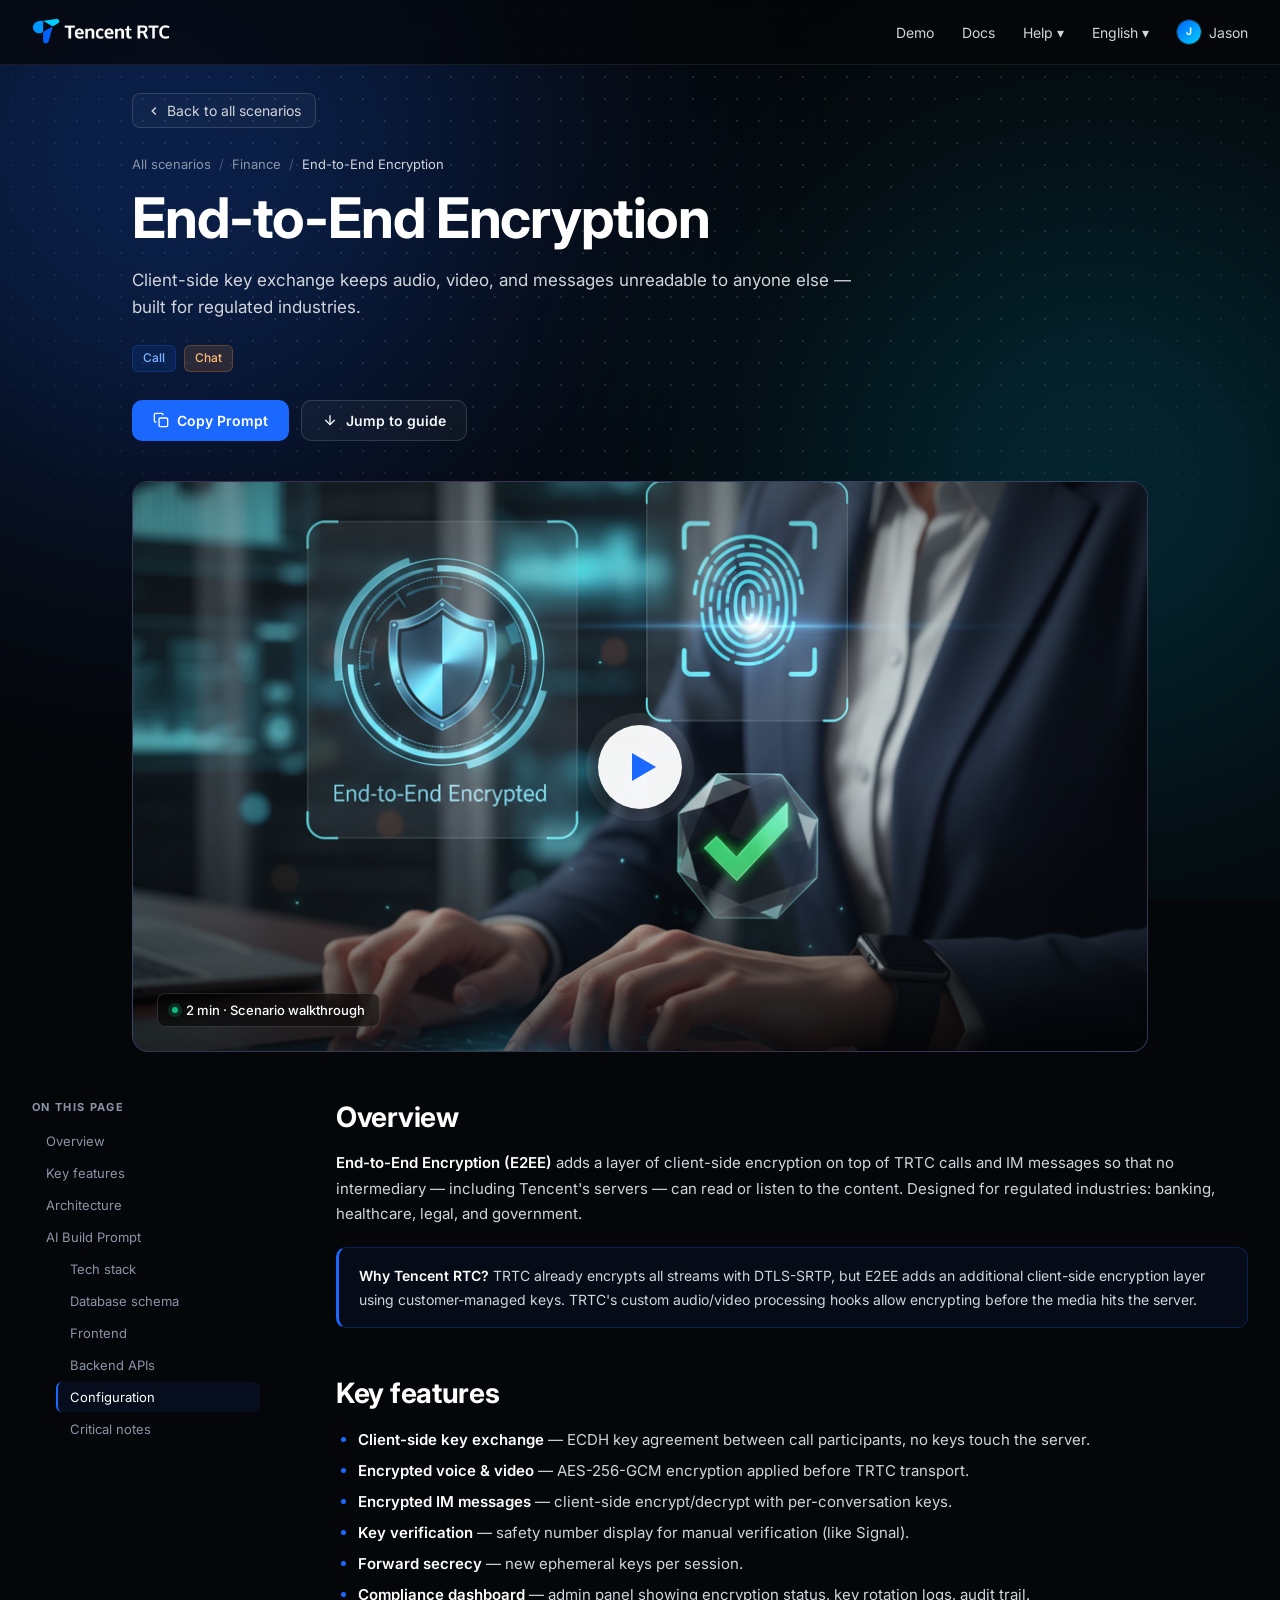
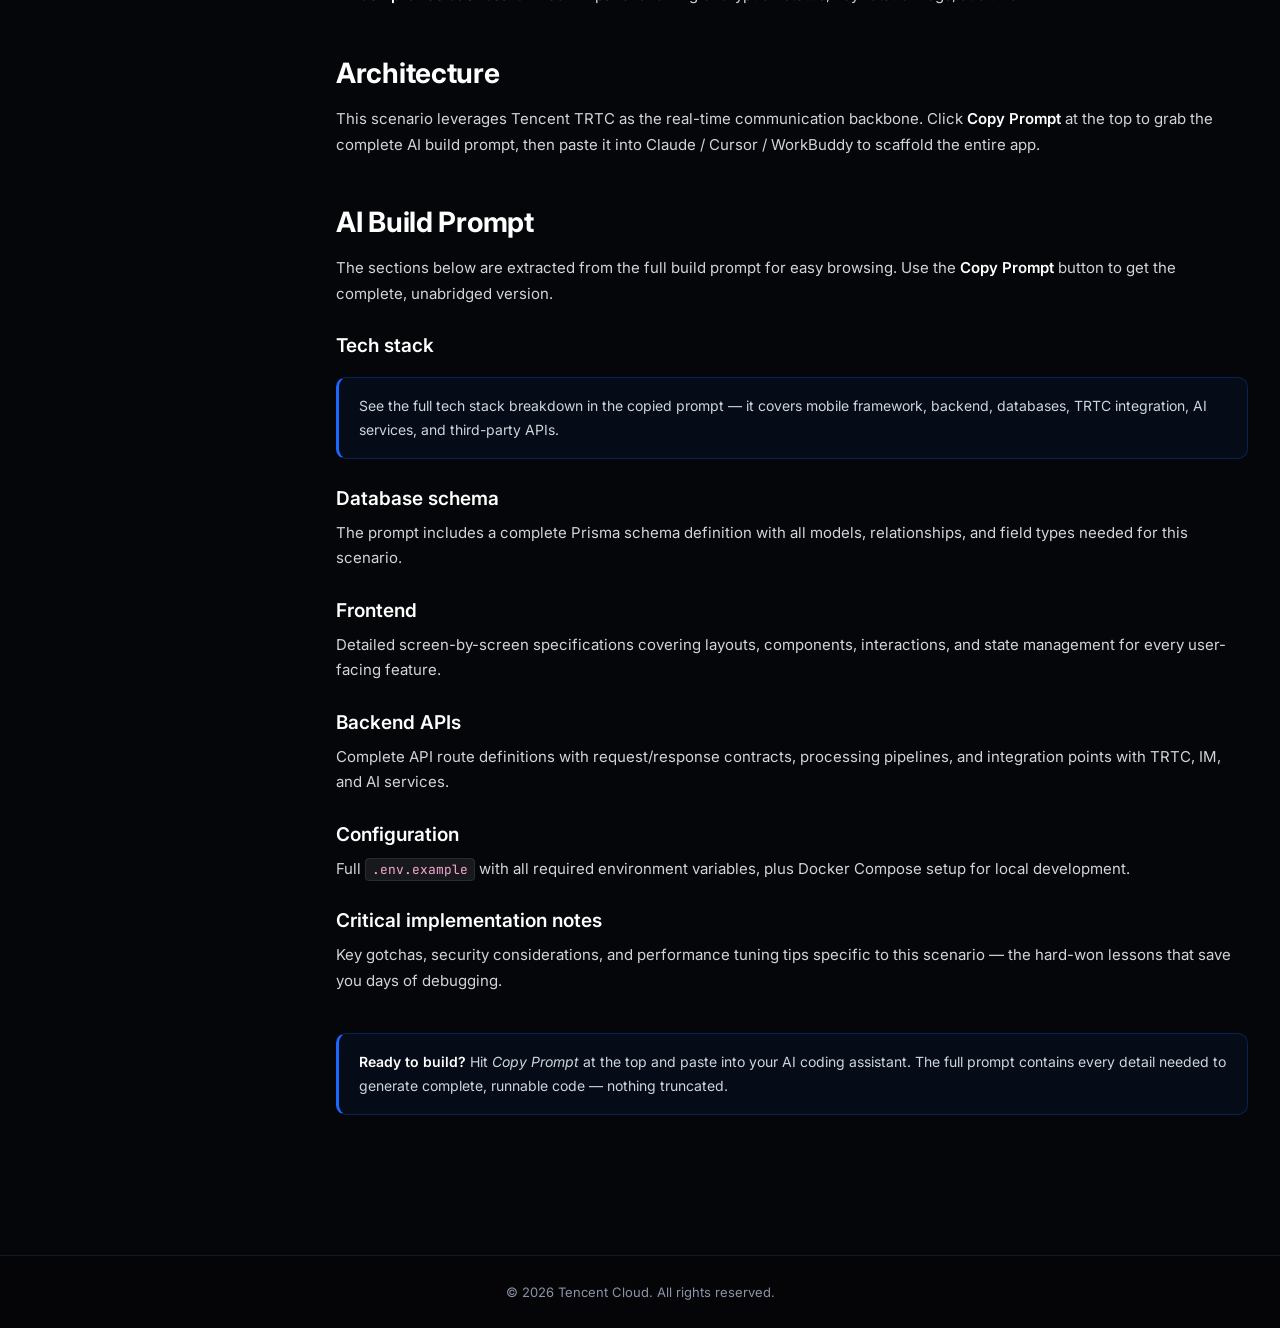
<file: detail/e2ee.html>
<!DOCTYPE html>
<html lang="en">
<head>
<meta charset="UTF-8" />
<meta name="viewport" content="width=device-width, initial-scale=1.0" />
<title>End-to-End Encryption · Tencent RTC</title>
<link rel="preconnect" href="https://fonts.googleapis.com">
<link rel="preconnect" href="https://fonts.gstatic.com" crossorigin>
<link href="https://fonts.googleapis.com/css2?family=Inter:wght@400;500;600;700;800&family=JetBrains+Mono:wght@400;500&display=swap" rel="stylesheet">
<link rel="stylesheet" href="../_shared/detail.css?v=4">
</head>
<body>

<div class="bg-layer" aria-hidden="true">
  <div class="bg-dots"></div>
  <div class="bg-blob blob-1"></div>
  <div class="bg-blob blob-2"></div>
</div>

<header class="site-header">
  <div class="inner">
    <a href="https://trtc.io" target="_blank" rel="noopener" class="logo-block" style="text-decoration:none;">
      <img src="../assets/logo.png" alt="Tencent RTC" class="site-logo" />
    </a>
    <nav class="header-nav">
      <a class="nav-link" href="#">Demo</a>
      <a class="nav-link" href="#">Docs</a>
      <a class="nav-link" href="#">Help &#9662;</a>
      <a class="nav-link" href="#">English &#9662;</a>
      <a class="nav-link user" href="#">
        <span class="avatar"><svg viewBox="0 0 28 28" xmlns="http://www.w3.org/2000/svg"><defs><linearGradient id="avatarGrad" x1="0" y1="0" x2="1" y2="1"><stop offset="0%" stop-color="#0062FB"/><stop offset="100%" stop-color="#00D0FF"/></linearGradient></defs><circle cx="14" cy="14" r="14" fill="url(#avatarGrad)"/><text x="14" y="18" text-anchor="middle" fill="#fff" font-size="12" font-weight="700" font-family="Inter,sans-serif">J</text></svg></span>
        Jason
      </a>
    </nav>
  </div>
</header>

<div class="back-bar">
  <a href="../index.html" class="back-link">
    <svg width="14" height="14" viewBox="0 0 24 24" fill="none" stroke="currentColor" stroke-width="2.5"><polyline points="15 18 9 12 15 6"/></svg>
    Back to all scenarios
  </a>
</div>

<section class="detail-hero">
  <div class="breadcrumb">
    <a href="../index.html">All scenarios</a>
    <span class="sep">/</span>
    <span>Finance</span>
    <span class="sep">/</span>
    <span style="color:var(--ink-2);">End-to-End Encryption</span>
  </div>
  <h1 class="detail-title">End-to-End Encryption</h1>
  <p class="detail-sub">Client-side key exchange keeps audio, video, and messages unreadable to anyone else — built for regulated industries.</p>
  <div class="hero-tags">
    <span class="tag ">Call</span>
    <span class="tag tag-chat">Chat</span>
  </div>
  <div class="hero-actions">
    <button id="copyPromptBtn" class="btn btn-primary">
      <svg viewBox="0 0 24 24" fill="none" stroke="currentColor" stroke-width="2"><rect x="9" y="9" width="13" height="13" rx="2"/><path d="M5 15H4a2 2 0 0 1-2-2V4a2 2 0 0 1 2-2h9a2 2 0 0 1 2 2v1"/></svg>
      Copy Prompt
    </button>
    <a href="#overview" class="btn btn-ghost">
      <svg viewBox="0 0 24 24" fill="none" stroke="currentColor" stroke-width="2"><line x1="12" y1="5" x2="12" y2="19"/><polyline points="19 12 12 19 5 12"/></svg>
      Jump to guide
    </a>
  </div>
</section>

<div class="video-box">
  <div class="video-player" role="button" tabindex="0" aria-label="Play scenario demo video">
    <div class="video-thumb">
      <img src="../assets/scenarios/e2ee.png" alt="End-to-End Encryption" />
    </div>
    <div class="play-btn"></div>
    <div class="video-caption">
      <span class="dot-live"></span>
      2 min · Scenario walkthrough
    </div>
  </div>
</div>

<div class="detail-main">
  <aside class="toc">
    <div class="toc-title">On this page</div>
    <ul>
      <li><a href="#overview">Overview</a></li>
      <li><a href="#features">Key features</a></li>
      <li><a href="#architecture">Architecture</a></li>
      <li><a href="#prompt">AI Build Prompt</a></li>
      <li class="sub"><a href="#tech-stack">Tech stack</a></li>
      <li class="sub"><a href="#schema">Database schema</a></li>
      <li class="sub"><a href="#frontend">Frontend</a></li>
      <li class="sub"><a href="#backend">Backend APIs</a></li>
      <li class="sub"><a href="#config">Configuration</a></li>
      <li class="sub"><a href="#notes">Critical notes</a></li>
    </ul>
  </aside>

  <main class="content">

    <h2 id="overview">Overview</h2>
    <p><strong>End-to-End Encryption (E2EE)</strong> adds a layer of client-side encryption on top of
    TRTC calls and IM messages so that no intermediary — including Tencent's servers — can read or listen to
    the content. Designed for regulated industries: banking, healthcare, legal, and government.</p>
    <div class="callout">
      <strong>Why Tencent RTC?</strong> TRTC already encrypts all streams with DTLS-SRTP, but E2EE adds an additional client-side encryption layer using customer-managed keys. TRTC's custom audio/video processing hooks allow encrypting before the media hits the server.
    </div>

    <h2 id="features">Key features</h2>
    <ul>
      <li><strong>Client-side key exchange</strong> — ECDH key agreement between call participants, no keys touch the server.</li>
      <li><strong>Encrypted voice & video</strong> — AES-256-GCM encryption applied before TRTC transport.</li>
      <li><strong>Encrypted IM messages</strong> — client-side encrypt/decrypt with per-conversation keys.</li>
      <li><strong>Key verification</strong> — safety number display for manual verification (like Signal).</li>
      <li><strong>Forward secrecy</strong> — new ephemeral keys per session.</li>
      <li><strong>Compliance dashboard</strong> — admin panel showing encryption status, key rotation logs, audit trail.</li>
    </ul>

    <h2 id="architecture">Architecture</h2>
    <p>
      This scenario leverages Tencent TRTC as the real-time communication backbone.
      Click <strong>Copy Prompt</strong> at the top to grab the complete AI build prompt,
      then paste it into Claude / Cursor / WorkBuddy to scaffold the entire app.
    </p>

    <h2 id="prompt">AI Build Prompt</h2>
    <p>The sections below are extracted from the full build prompt for easy browsing.
       Use the <strong>Copy Prompt</strong> button to get the complete, unabridged version.</p>

    <h3 id="tech-stack">Tech stack</h3>
    <div class="callout">
      See the full tech stack breakdown in the copied prompt — it covers mobile framework,
      backend, databases, TRTC integration, AI services, and third-party APIs.
    </div>

    <h3 id="schema">Database schema</h3>
    <p>The prompt includes a complete Prisma schema definition with all models,
       relationships, and field types needed for this scenario.</p>

    <h3 id="frontend">Frontend</h3>
    <p>Detailed screen-by-screen specifications covering layouts, components,
       interactions, and state management for every user-facing feature.</p>

    <h3 id="backend">Backend APIs</h3>
    <p>Complete API route definitions with request/response contracts,
       processing pipelines, and integration points with TRTC, IM, and AI services.</p>

    <h3 id="config">Configuration</h3>
    <p>Full <code>.env.example</code> with all required environment variables,
       plus Docker Compose setup for local development.</p>

    <h3 id="notes">Critical implementation notes</h3>
    <p>Key gotchas, security considerations, and performance tuning tips
       specific to this scenario — the hard-won lessons that save you days of debugging.</p>

    <div class="callout" style="margin-top:40px;">
      <strong>Ready to build?</strong> Hit <em>Copy Prompt</em> at the top and paste into your
      AI coding assistant. The full prompt contains every detail needed to generate complete,
      runnable code — nothing truncated.
    </div>

  </main>
</div>

<script type="text/plain" id="rawPrompt">
You are a senior full-stack engineer specializing in security. Help me build an End-to-End Encryption (E2EE) module for a communication app — adding client-side encryption for voice calls, video calls, and chat messages on top of Tencent TRTC and Tencent IM, so that no server (including Tencent's) can access plaintext content.

---

## Tech Stack

**Mobile (choose one):**
- React Native 0.73 + TypeScript
- OR Flutter + Dart

**Backend:** Node.js + Fastify + Prisma ORM

**Databases:**
- MySQL — users, public keys, audit logs
- Redis — session key cache (encrypted), online status

**Real-time A/V:** Tencent TRTC
- Custom audio/video frame processing for encrypt/decrypt
- `trtc-react-native` / `trtc_sdk`

**Chat:** Tencent IM SDK with custom message payload (encrypted blobs)

**Cryptography:**
- libsodium (`sodium-native` for Node.js, `libsodium-wrappers` or native bindings for mobile)
- ECDH (X25519) for key exchange
- AES-256-GCM for symmetric encryption
- HKDF for key derivation

---

## Database Schema (Prisma)

- `User` — id, name, avatar, createdAt
- `IdentityKey` — id, userId, publicKey (X25519 public key, base64), createdAt, revokedAt
- `PreKey` — id, userId, keyId, publicKey, used, createdAt (one-time pre-keys for async key exchange)
- `SignedPreKey` — id, userId, publicKey, signature, rotatedAt
- `AuditLog` — id, action (key_generated/key_rotated/session_started/verification_completed), userId, metadata (JSON), createdAt

---

## Cryptographic Protocol

### Key Hierarchy:
```
Identity Key (long-term, X25519)
  └── Signed Pre-Key (rotated weekly)
       └── One-Time Pre-Key (single use)
            └── Session Key (ephemeral, per call/conversation)
                 └── Message Key (ratcheted per message)
```

### Key Exchange (X3DH — Extended Triple Diffie-Hellman):
1. Alice fetches Bob's key bundle: { identityKey, signedPreKey, oneTimePreKey }
2. Alice generates ephemeral key pair
3. Alice computes: `DH1 = DH(Alice_Identity, Bob_SignedPreKey)`, `DH2 = DH(Alice_Ephemeral, Bob_Identity)`, `DH3 = DH(Alice_Ephemeral, Bob_SignedPreKey)`, `DH4 = DH(Alice_Ephemeral, Bob_OneTimePreKey)`
4. Shared secret = `HKDF(DH1 || DH2 || DH3 || DH4)`
5. Derive session key + chain key from shared secret

### Double Ratchet (for chat messages):
- Each message uses a unique message key derived from the chain
- Sending ratchet step: advance chain key → derive message key → encrypt
- Receiving: match ratchet state → derive same message key → decrypt
- DH ratchet step on each reply: new ephemeral DH to achieve forward secrecy

### Media Encryption (for TRTC calls):
1. Establish session key via X3DH before call starts
2. For each audio/video frame:
   a. Generate per-frame IV (incrementing counter, 12 bytes)
   b. Encrypt frame payload with AES-256-GCM using session key + IV
   c. Prepend 1-byte header (key ID) + 12-byte IV to encrypted frame
   d. Pass to TRTC's custom frame processing callback
3. On receive: extract IV + key ID → decrypt → pass to decoder

---

## Frontend — Core Screens

### 1. Encrypted Call Screen
- Standard TRTC call UI
- 🔒 lock icon in header indicating E2EE active
- "Verify" button → shows safety number (hash of both parties' identity keys)
- Call quality indicator (E2EE adds ~2ms overhead per frame)

### 2. Encrypted Chat Screen
- Standard IM chat UI
- 🔒 badge on each message bubble
- Messages stored encrypted on device (SQLite + SQLCipher)
- "Verify Contact" option in chat settings

### 3. Safety Number Verification Screen
- Display 60-digit safety number (derived from both identity keys)
- QR code for in-person scanning
- "Mark as Verified" button

### 4. Key Management Screen (Settings)
- Current identity key fingerprint
- Signed pre-key rotation status
- "Regenerate Keys" option (warns: will break existing sessions)
- Audit log viewer

---

## Backend — API Routes

### Key Distribution
- `POST /api/keys/register` — upload identity key + signed pre-key + batch of one-time pre-keys
- `GET /api/keys/:userId/bundle` — fetch key bundle for initiating session (consumes one-time pre-key)
- `POST /api/keys/prekeys/replenish` — upload more one-time pre-keys when running low

### Audit
- `POST /api/audit/log` — client reports key events (generation, rotation, verification)
- `GET /api/audit/logs` — admin: view audit trail

**Important: The server NEVER sees private keys or session keys. It only stores and distributes public keys.**

---

## TRTC Custom Frame Processing

### Encrypt (sender side):
```typescript
trtc.setCustomEncryptionCallback({
  onEncryptAudioFrame(frame: TRTCAudioFrame): TRTCAudioFrame {
    const iv = generateIV(frameCounter++);
    const encrypted = aes256gcm.encrypt(sessionKey, iv, frame.data);
    return { ...frame, data: concat(KEY_ID, iv, encrypted) };
  },
  onEncryptVideoFrame(frame: TRTCVideoFrame): TRTCVideoFrame {
    const iv = generateIV(frameCounter++);
    const encrypted = aes256gcm.encrypt(sessionKey, iv, frame.data);
    return { ...frame, data: concat(KEY_ID, iv, encrypted) };
  }
});
```

### Decrypt (receiver side):
```typescript
trtc.setCustomDecryptionCallback({
  onDecryptAudioFrame(frame): TRTCAudioFrame {
    const { keyId, iv, ciphertext } = parseFrame(frame.data);
    const decrypted = aes256gcm.decrypt(getKey(keyId), iv, ciphertext);
    return { ...frame, data: decrypted };
  },
  // same for video
});
```

---

## Configuration

`.env.example`:
```
DATABASE_URL=
REDIS_URL=
TRTC_SDK_APP_ID=
TRTC_SECRET_KEY=
TENCENT_SECRET_ID=
TENCENT_SECRET_KEY=
IM_SDK_APP_ID=
IM_SECRET_KEY=
JWT_SECRET=
```

---

## Critical Implementation Notes

1. **The server is untrusted.** Private keys and session keys NEVER leave the client device. The server is a public-key directory only.
2. **Pre-key exhaustion** — when one-time pre-keys run low (< 10), client must auto-replenish. If none available, fall back to signed pre-key only (slightly less forward secrecy).
3. **Key rotation** — signed pre-key rotates weekly. Identity key is permanent unless user explicitly regenerates.
4. **Safety numbers** — derived as `SHA-256(sort(Alice_IdentityKey + Bob_IdentityKey))`, displayed as 60-digit numeric string.
5. **Frame overhead** — each encrypted frame adds 1 (keyId) + 12 (IV) + 16 (GCM tag) = 29 bytes. Negligible for video, ~3% overhead for audio.
6. **Local encrypted storage** — chat history on device must be encrypted at rest using SQLCipher or similar. Key derived from user's device passcode.
7. **Group E2EE** — for group calls, use Sender Keys protocol: each participant has a sender key, distributed to group members via pairwise E2EE channels.

---

Output complete, runnable code for every file. Include full TypeScript types, error handling, and loading states throughout. Do not truncate any file.
</script>

<footer class="site-footer">
  &copy; 2026 Tencent Cloud. All rights reserved.
</footer>

<script src="../_shared/detail.js?v=4"></script>
</body>
</html>
</file>
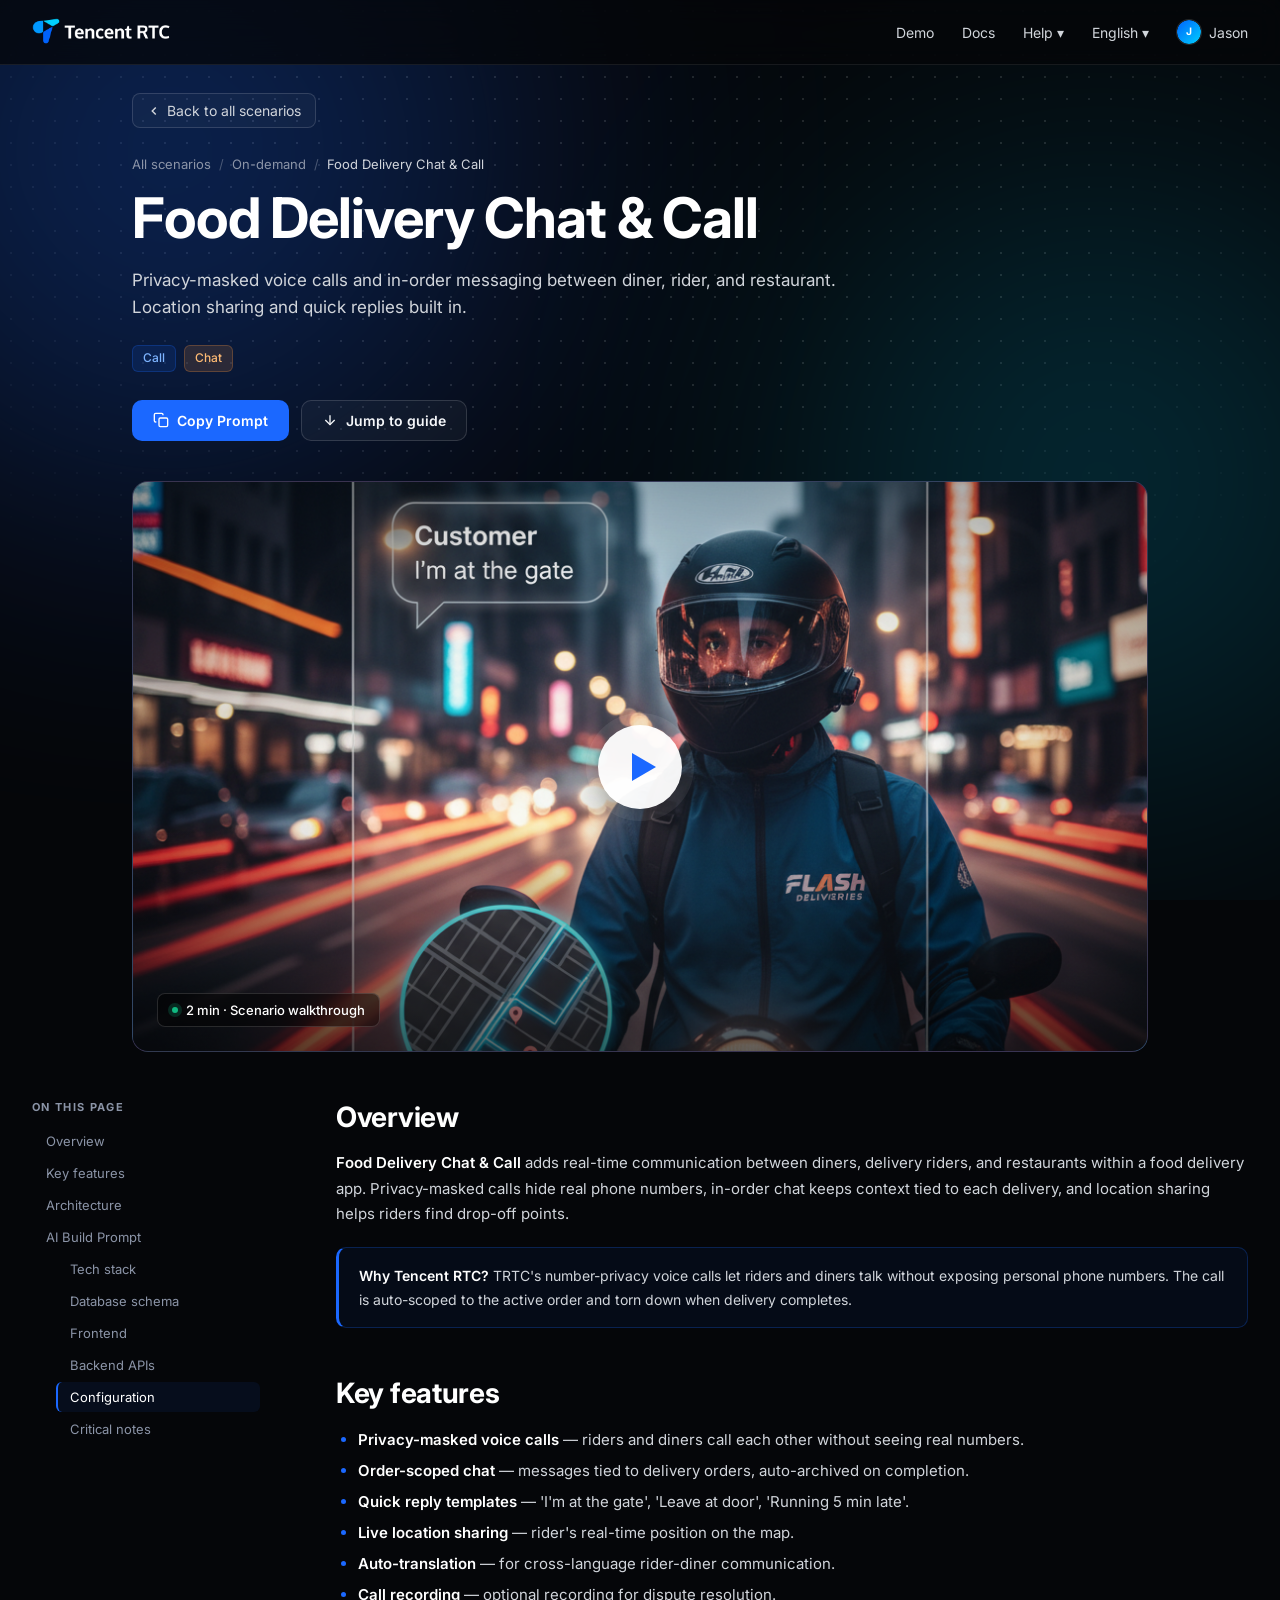
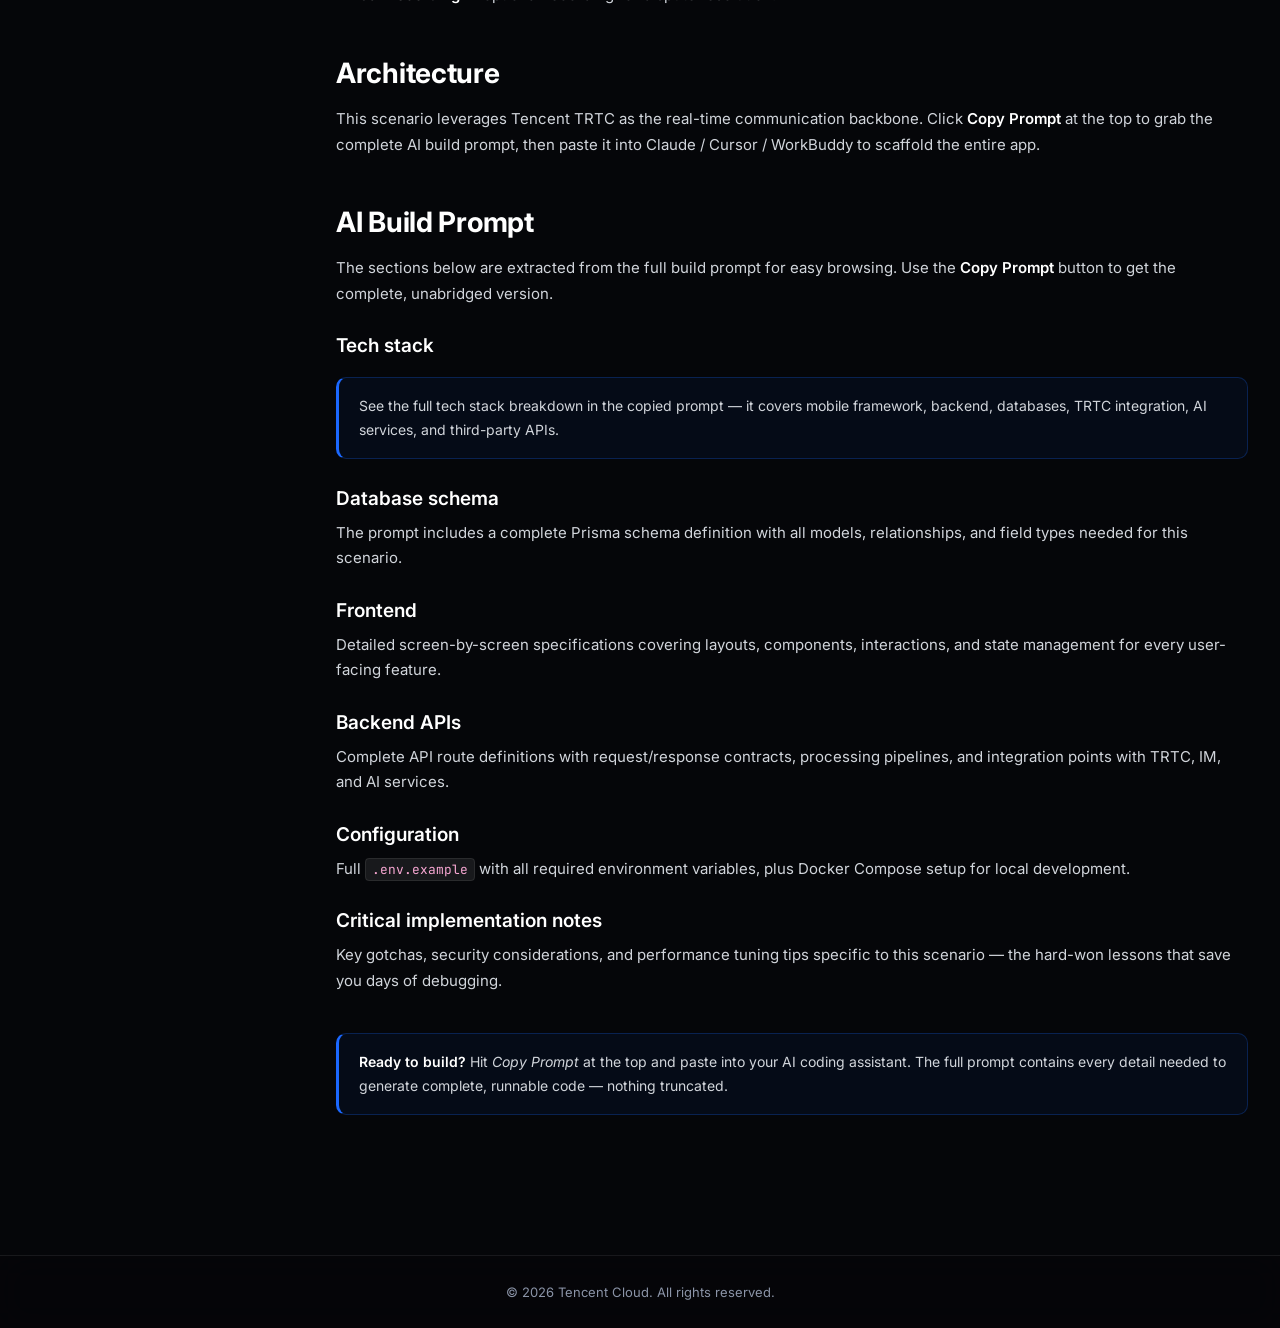
<file: detail/food-delivery.html>
<!DOCTYPE html>
<html lang="en">
<head>
<meta charset="UTF-8" />
<meta name="viewport" content="width=device-width, initial-scale=1.0" />
<title>Food Delivery Chat &amp; Call · Tencent RTC</title>
<link rel="preconnect" href="https://fonts.googleapis.com">
<link rel="preconnect" href="https://fonts.gstatic.com" crossorigin>
<link href="https://fonts.googleapis.com/css2?family=Inter:wght@400;500;600;700;800&family=JetBrains+Mono:wght@400;500&display=swap" rel="stylesheet">
<link rel="stylesheet" href="../_shared/detail.css?v=4">
</head>
<body>

<div class="bg-layer" aria-hidden="true">
  <div class="bg-dots"></div>
  <div class="bg-blob blob-1"></div>
  <div class="bg-blob blob-2"></div>
</div>

<header class="site-header">
  <div class="inner">
    <a href="https://trtc.io" target="_blank" rel="noopener" class="logo-block" style="text-decoration:none;">
      <img src="../assets/logo.png" alt="Tencent RTC" class="site-logo" />
    </a>
    <nav class="header-nav">
      <a class="nav-link" href="#">Demo</a>
      <a class="nav-link" href="#">Docs</a>
      <a class="nav-link" href="#">Help &#9662;</a>
      <a class="nav-link" href="#">English &#9662;</a>
      <a class="nav-link user" href="#">
        <span class="avatar"><svg viewBox="0 0 28 28" xmlns="http://www.w3.org/2000/svg"><defs><linearGradient id="avatarGrad" x1="0" y1="0" x2="1" y2="1"><stop offset="0%" stop-color="#0062FB"/><stop offset="100%" stop-color="#00D0FF"/></linearGradient></defs><circle cx="14" cy="14" r="14" fill="url(#avatarGrad)"/><text x="14" y="18" text-anchor="middle" fill="#fff" font-size="12" font-weight="700" font-family="Inter,sans-serif">J</text></svg></span>
        Jason
      </a>
    </nav>
  </div>
</header>

<div class="back-bar">
  <a href="../index.html" class="back-link">
    <svg width="14" height="14" viewBox="0 0 24 24" fill="none" stroke="currentColor" stroke-width="2.5"><polyline points="15 18 9 12 15 6"/></svg>
    Back to all scenarios
  </a>
</div>

<section class="detail-hero">
  <div class="breadcrumb">
    <a href="../index.html">All scenarios</a>
    <span class="sep">/</span>
    <span>On-demand</span>
    <span class="sep">/</span>
    <span style="color:var(--ink-2);">Food Delivery Chat &amp; Call</span>
  </div>
  <h1 class="detail-title">Food Delivery Chat &amp; Call</h1>
  <p class="detail-sub">Privacy-masked voice calls and in-order messaging between diner, rider, and restaurant. Location sharing and quick replies built in.</p>
  <div class="hero-tags">
    <span class="tag ">Call</span>
    <span class="tag tag-chat">Chat</span>
  </div>
  <div class="hero-actions">
    <button id="copyPromptBtn" class="btn btn-primary">
      <svg viewBox="0 0 24 24" fill="none" stroke="currentColor" stroke-width="2"><rect x="9" y="9" width="13" height="13" rx="2"/><path d="M5 15H4a2 2 0 0 1-2-2V4a2 2 0 0 1 2-2h9a2 2 0 0 1 2 2v1"/></svg>
      Copy Prompt
    </button>
    <a href="#overview" class="btn btn-ghost">
      <svg viewBox="0 0 24 24" fill="none" stroke="currentColor" stroke-width="2"><line x1="12" y1="5" x2="12" y2="19"/><polyline points="19 12 12 19 5 12"/></svg>
      Jump to guide
    </a>
  </div>
</section>

<div class="video-box">
  <div class="video-player" role="button" tabindex="0" aria-label="Play scenario demo video">
    <div class="video-thumb">
      <img src="../assets/scenarios/food-delivery.png" alt="Food Delivery Chat &amp; Call" />
    </div>
    <div class="play-btn"></div>
    <div class="video-caption">
      <span class="dot-live"></span>
      2 min · Scenario walkthrough
    </div>
  </div>
</div>

<div class="detail-main">
  <aside class="toc">
    <div class="toc-title">On this page</div>
    <ul>
      <li><a href="#overview">Overview</a></li>
      <li><a href="#features">Key features</a></li>
      <li><a href="#architecture">Architecture</a></li>
      <li><a href="#prompt">AI Build Prompt</a></li>
      <li class="sub"><a href="#tech-stack">Tech stack</a></li>
      <li class="sub"><a href="#schema">Database schema</a></li>
      <li class="sub"><a href="#frontend">Frontend</a></li>
      <li class="sub"><a href="#backend">Backend APIs</a></li>
      <li class="sub"><a href="#config">Configuration</a></li>
      <li class="sub"><a href="#notes">Critical notes</a></li>
    </ul>
  </aside>

  <main class="content">

    <h2 id="overview">Overview</h2>
    <p><strong>Food Delivery Chat & Call</strong> adds real-time communication between diners, delivery
    riders, and restaurants within a food delivery app. Privacy-masked calls hide real phone numbers, in-order
    chat keeps context tied to each delivery, and location sharing helps riders find drop-off points.</p>
    <div class="callout">
      <strong>Why Tencent RTC?</strong> TRTC's number-privacy voice calls let riders and diners talk without exposing personal phone numbers. The call is auto-scoped to the active order and torn down when delivery completes.
    </div>

    <h2 id="features">Key features</h2>
    <ul>
      <li><strong>Privacy-masked voice calls</strong> — riders and diners call each other without seeing real numbers.</li>
      <li><strong>Order-scoped chat</strong> — messages tied to delivery orders, auto-archived on completion.</li>
      <li><strong>Quick reply templates</strong> — 'I'm at the gate', 'Leave at door', 'Running 5 min late'.</li>
      <li><strong>Live location sharing</strong> — rider's real-time position on the map.</li>
      <li><strong>Auto-translation</strong> — for cross-language rider-diner communication.</li>
      <li><strong>Call recording</strong> — optional recording for dispute resolution.</li>
    </ul>

    <h2 id="architecture">Architecture</h2>
    <p>
      This scenario leverages Tencent TRTC as the real-time communication backbone.
      Click <strong>Copy Prompt</strong> at the top to grab the complete AI build prompt,
      then paste it into Claude / Cursor / WorkBuddy to scaffold the entire app.
    </p>

    <h2 id="prompt">AI Build Prompt</h2>
    <p>The sections below are extracted from the full build prompt for easy browsing.
       Use the <strong>Copy Prompt</strong> button to get the complete, unabridged version.</p>

    <h3 id="tech-stack">Tech stack</h3>
    <div class="callout">
      See the full tech stack breakdown in the copied prompt — it covers mobile framework,
      backend, databases, TRTC integration, AI services, and third-party APIs.
    </div>

    <h3 id="schema">Database schema</h3>
    <p>The prompt includes a complete Prisma schema definition with all models,
       relationships, and field types needed for this scenario.</p>

    <h3 id="frontend">Frontend</h3>
    <p>Detailed screen-by-screen specifications covering layouts, components,
       interactions, and state management for every user-facing feature.</p>

    <h3 id="backend">Backend APIs</h3>
    <p>Complete API route definitions with request/response contracts,
       processing pipelines, and integration points with TRTC, IM, and AI services.</p>

    <h3 id="config">Configuration</h3>
    <p>Full <code>.env.example</code> with all required environment variables,
       plus Docker Compose setup for local development.</p>

    <h3 id="notes">Critical implementation notes</h3>
    <p>Key gotchas, security considerations, and performance tuning tips
       specific to this scenario — the hard-won lessons that save you days of debugging.</p>

    <div class="callout" style="margin-top:40px;">
      <strong>Ready to build?</strong> Hit <em>Copy Prompt</em> at the top and paste into your
      AI coding assistant. The full prompt contains every detail needed to generate complete,
      runnable code — nothing truncated.
    </div>

  </main>
</div>

<script type="text/plain" id="rawPrompt">
You are a senior full-stack mobile engineer. Help me build a Food Delivery Chat & Call module — an in-app communication system for a food delivery platform where diners, riders, and restaurants can chat and make privacy-masked voice calls scoped to active orders.

---

## Tech Stack

**Mobile (choose one):**
- React Native 0.73 + TypeScript + Expo
- OR Flutter + Dart

**Backend:** Node.js + Fastify + Prisma ORM

**Databases:**
- MySQL — orders, users, messages, call logs
- Redis — online status, active order mapping, rate limiting

**Real-time A/V:** Tencent TRTC
- 1-on-1 voice calls with privacy masking (virtual number via TRTC relay)
- Optional call recording for disputes

**Chat:** Tencent IM SDK — order-scoped group conversations
**Maps:** Google Maps SDK or Mapbox (rider location)
**Push:** Firebase FCM + APNs
**Storage:** Tencent Cloud COS

---

## Database Schema (Prisma)

- `User` — id, name, phone, role (diner/rider/restaurant), avatar, createdAt
- `Order` — id, dinerId, riderId, restaurantId, status (placed/preparing/picked_up/delivering/delivered/cancelled), address, lat, lng, createdAt
- `OrderChat` — id, orderId, imGroupId, createdAt, archivedAt
- `ChatMessage` — id, orderChatId, senderId, content, type (text/quick_reply/location/image), createdAt
- `CallLog` — id, orderId, callerId, calleeId, trtcRoomId, duration, recordingUrl, startedAt, endedAt

---

## Frontend — Core Components

### 1. Order Chat Screen
- Header: order status badge + restaurant name + ETA
- Messages: diner ↔ rider ↔ restaurant (3-way group chat)
- Quick reply chips above input: "I'm at the gate", "Leave at door", "Can't find location", "Running late"
- Location share button (sends rider's current pin)
- Image send (photo of building entrance, etc.)
- "Call Rider/Diner" button (privacy-masked)

### 2. Voice Call Screen
- Minimal UI: avatar + name (no real phone number shown) + timer
- Mute / speaker toggle
- End call button
- "This call is being recorded" notice (if enabled)

### 3. Rider Location Map (Diner View)
- Real-time rider position on map (updates every 3s)
- ETA overlay
- Tap to expand full-screen map

### 4. Quick Reply Selector
- Horizontal scrollable chip list
- Customizable per role (rider sees different templates than diner)
- Tap to send instantly

---

## Backend — API Routes

### Order Chat
- `POST /api/order/:orderId/chat/init` — create IM group for order (diner + rider + restaurant)
- `GET /api/order/:orderId/chat/history` — paginated message history
- `PUT /api/order/:orderId/chat/archive` — archive chat on order completion

### Voice Call
- `POST /api/call/initiate` — { orderId, targetRole: 'rider' | 'diner' | 'restaurant' }
  1. Validate: caller is participant in this order
  2. Generate TRTC room + userSig for both parties
  3. Send push notification to callee: "Incoming call from your rider/diner"
  4. Create CallLog record
  5. Return: { roomId, callerSig, calleeSig }
- `PUT /api/call/:id/end` — mark call ended, save duration
- Privacy masking: neither party sees the other's real phone number. All calls go through TRTC.

### Location
- `PUT /api/rider/location` — rider posts GPS (lat, lng) every 3 seconds
- `GET /api/order/:orderId/rider-location` — diner fetches rider position (SSE or polling)

---

## Quick Reply Templates

```json
{
  "rider": [
    "I'm at the pickup location",
    "I've picked up your order",
    "I'm at the gate",
    "Can you come down?",
    "Running 5 minutes late"
  ],
  "diner": [
    "Leave at the door",
    "I'm coming down",
    "Please call when you arrive",
    "Which entrance are you at?",
    "Thanks!"
  ],
  "restaurant": [
    "Order is being prepared",
    "Order is ready for pickup",
    "We're running behind, 10 more minutes",
    "Item is out of stock, substituting"
  ]
}
```

---

## Configuration

`.env.example`:
```
DATABASE_URL=
REDIS_URL=
TRTC_SDK_APP_ID=
TRTC_SECRET_KEY=
TENCENT_SECRET_ID=
TENCENT_SECRET_KEY=
IM_SDK_APP_ID=
IM_SECRET_KEY=
COS_BUCKET=
GOOGLE_MAPS_API_KEY=
FIREBASE_SERVICE_ACCOUNT_JSON=
JWT_SECRET=
```

---

## Critical Implementation Notes

1. **Privacy masking** — the app NEVER displays real phone numbers to the other party. All voice calls route through TRTC. No direct phone calls.
2. **Order-scoped lifecycle** — chat group is created on rider assignment, archived on delivery completion. After archival, messages are read-only for 7 days (for disputes), then deleted.
3. **Location frequency** — rider posts GPS every 3s during active delivery. Backend debounces to 5s for map updates. Stop tracking on delivery complete.
4. **Call recording** — if enabled for dispute resolution, inform both parties with an in-call banner. Store recordings in COS with 30-day retention.
5. **Quick replies** — localized per market. Backend serves templates, not hardcoded in app.
6. **Auto-translation** — integrate Tencent Cloud Machine Translation for cross-language markets (e.g., rider speaks Thai, diner speaks English). Translate on the backend before delivering message.
7. **Rate limiting** — max 30 messages/minute/order, max 5 calls/order to prevent abuse.

---

Output complete, runnable code for every file. Include full TypeScript types, error handling, and loading states throughout. Do not truncate any file.
</script>

<footer class="site-footer">
  &copy; 2026 Tencent Cloud. All rights reserved.
</footer>

<script src="../_shared/detail.js?v=4"></script>
</body>
</html>
</file>
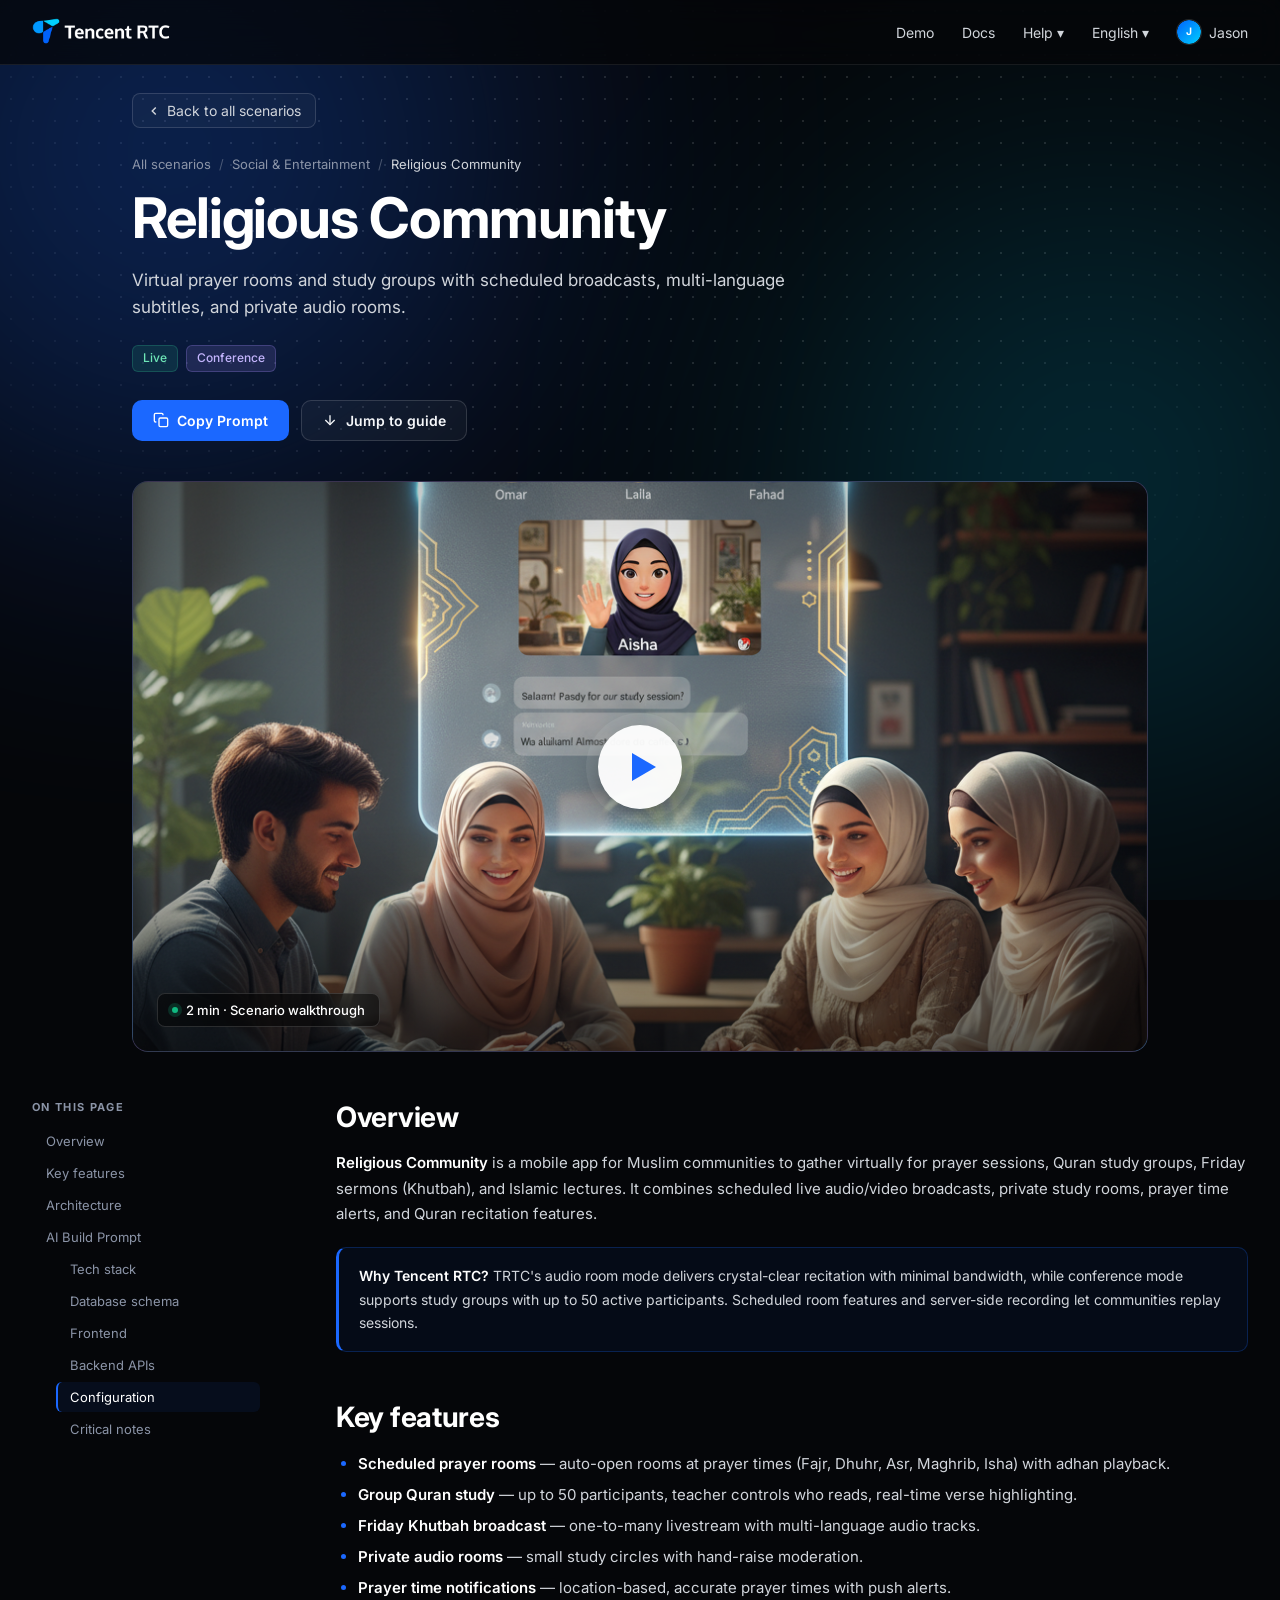
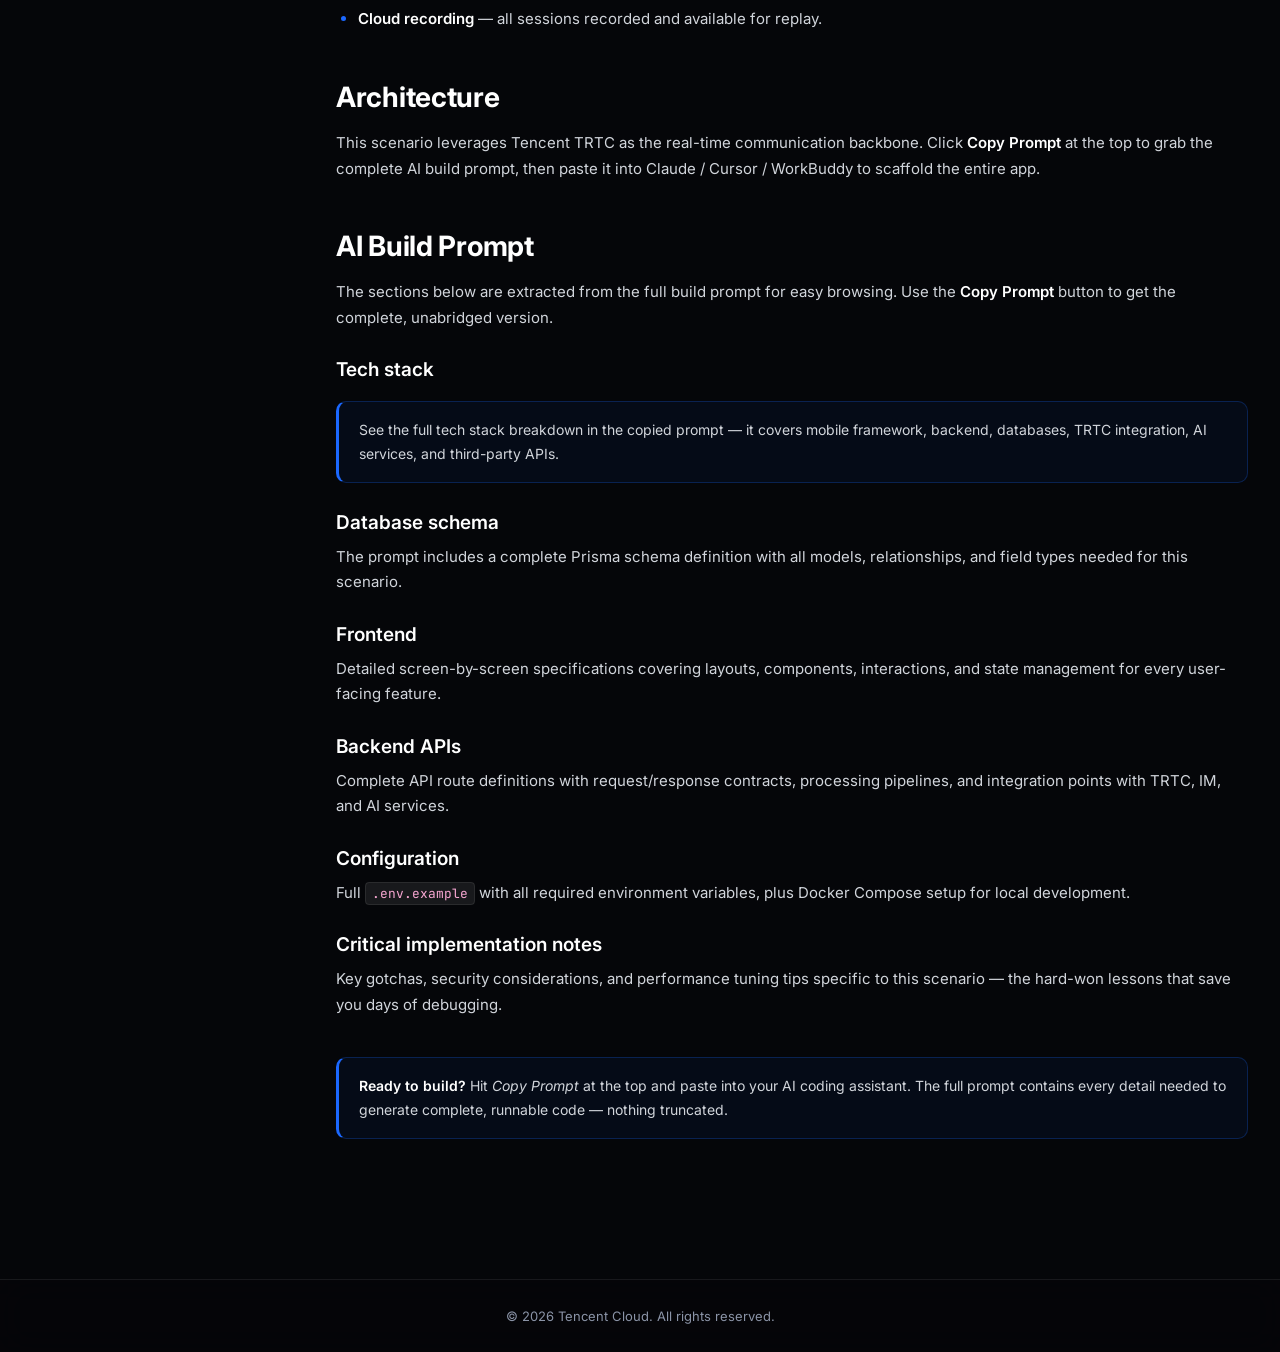
<file: detail/muslim-religion.html>
<!DOCTYPE html>
<html lang="en">
<head>
<meta charset="UTF-8" />
<meta name="viewport" content="width=device-width, initial-scale=1.0" />
<title>Religious Community · Tencent RTC</title>
<link rel="preconnect" href="https://fonts.googleapis.com">
<link rel="preconnect" href="https://fonts.gstatic.com" crossorigin>
<link href="https://fonts.googleapis.com/css2?family=Inter:wght@400;500;600;700;800&family=JetBrains+Mono:wght@400;500&display=swap" rel="stylesheet">
<link rel="stylesheet" href="../_shared/detail.css?v=4">
</head>
<body>

<div class="bg-layer" aria-hidden="true">
  <div class="bg-dots"></div>
  <div class="bg-blob blob-1"></div>
  <div class="bg-blob blob-2"></div>
</div>

<header class="site-header">
  <div class="inner">
    <a href="https://trtc.io" target="_blank" rel="noopener" class="logo-block" style="text-decoration:none;">
      <img src="../assets/logo.png" alt="Tencent RTC" class="site-logo" />
    </a>
    <nav class="header-nav">
      <a class="nav-link" href="#">Demo</a>
      <a class="nav-link" href="#">Docs</a>
      <a class="nav-link" href="#">Help &#9662;</a>
      <a class="nav-link" href="#">English &#9662;</a>
      <a class="nav-link user" href="#">
        <span class="avatar"><svg viewBox="0 0 28 28" xmlns="http://www.w3.org/2000/svg"><defs><linearGradient id="avatarGrad" x1="0" y1="0" x2="1" y2="1"><stop offset="0%" stop-color="#0062FB"/><stop offset="100%" stop-color="#00D0FF"/></linearGradient></defs><circle cx="14" cy="14" r="14" fill="url(#avatarGrad)"/><text x="14" y="18" text-anchor="middle" fill="#fff" font-size="12" font-weight="700" font-family="Inter,sans-serif">J</text></svg></span>
        Jason
      </a>
    </nav>
  </div>
</header>

<div class="back-bar">
  <a href="../index.html" class="back-link">
    <svg width="14" height="14" viewBox="0 0 24 24" fill="none" stroke="currentColor" stroke-width="2.5"><polyline points="15 18 9 12 15 6"/></svg>
    Back to all scenarios
  </a>
</div>

<section class="detail-hero">
  <div class="breadcrumb">
    <a href="../index.html">All scenarios</a>
    <span class="sep">/</span>
    <span>Social &amp; Entertainment</span>
    <span class="sep">/</span>
    <span style="color:var(--ink-2);">Religious Community</span>
  </div>
  <h1 class="detail-title">Religious Community</h1>
  <p class="detail-sub">Virtual prayer rooms and study groups with scheduled broadcasts, multi-language subtitles, and private audio rooms.</p>
  <div class="hero-tags">
    <span class="tag tag-live">Live</span>
    <span class="tag tag-conf">Conference</span>
  </div>
  <div class="hero-actions">
    <button id="copyPromptBtn" class="btn btn-primary">
      <svg viewBox="0 0 24 24" fill="none" stroke="currentColor" stroke-width="2"><rect x="9" y="9" width="13" height="13" rx="2"/><path d="M5 15H4a2 2 0 0 1-2-2V4a2 2 0 0 1 2-2h9a2 2 0 0 1 2 2v1"/></svg>
      Copy Prompt
    </button>
    <a href="#overview" class="btn btn-ghost">
      <svg viewBox="0 0 24 24" fill="none" stroke="currentColor" stroke-width="2"><line x1="12" y1="5" x2="12" y2="19"/><polyline points="19 12 12 19 5 12"/></svg>
      Jump to guide
    </a>
  </div>
</section>

<div class="video-box">
  <div class="video-player" role="button" tabindex="0" aria-label="Play scenario demo video">
    <div class="video-thumb">
      <img src="../assets/scenarios/muslim-religion.png" alt="Religious Community" />
    </div>
    <div class="play-btn"></div>
    <div class="video-caption">
      <span class="dot-live"></span>
      2 min · Scenario walkthrough
    </div>
  </div>
</div>

<div class="detail-main">
  <aside class="toc">
    <div class="toc-title">On this page</div>
    <ul>
      <li><a href="#overview">Overview</a></li>
      <li><a href="#features">Key features</a></li>
      <li><a href="#architecture">Architecture</a></li>
      <li><a href="#prompt">AI Build Prompt</a></li>
      <li class="sub"><a href="#tech-stack">Tech stack</a></li>
      <li class="sub"><a href="#schema">Database schema</a></li>
      <li class="sub"><a href="#frontend">Frontend</a></li>
      <li class="sub"><a href="#backend">Backend APIs</a></li>
      <li class="sub"><a href="#config">Configuration</a></li>
      <li class="sub"><a href="#notes">Critical notes</a></li>
    </ul>
  </aside>

  <main class="content">

    <h2 id="overview">Overview</h2>
    <p><strong>Religious Community</strong> is a mobile app for Muslim communities to gather virtually for
    prayer sessions, Quran study groups, Friday sermons (Khutbah), and Islamic lectures. It combines scheduled
    live audio/video broadcasts, private study rooms, prayer time alerts, and Quran recitation features.</p>
    <div class="callout">
      <strong>Why Tencent RTC?</strong> TRTC's audio room mode delivers crystal-clear recitation with minimal bandwidth, while conference mode supports study groups with up to 50 active participants. Scheduled room features and server-side recording let communities replay sessions.
    </div>

    <h2 id="features">Key features</h2>
    <ul>
      <li><strong>Scheduled prayer rooms</strong> — auto-open rooms at prayer times (Fajr, Dhuhr, Asr, Maghrib, Isha) with adhan playback.</li>
      <li><strong>Group Quran study</strong> — up to 50 participants, teacher controls who reads, real-time verse highlighting.</li>
      <li><strong>Friday Khutbah broadcast</strong> — one-to-many livestream with multi-language audio tracks.</li>
      <li><strong>Private audio rooms</strong> — small study circles with hand-raise moderation.</li>
      <li><strong>Prayer time notifications</strong> — location-based, accurate prayer times with push alerts.</li>
      <li><strong>Cloud recording</strong> — all sessions recorded and available for replay.</li>
    </ul>

    <h2 id="architecture">Architecture</h2>
    <p>
      This scenario leverages Tencent TRTC as the real-time communication backbone.
      Click <strong>Copy Prompt</strong> at the top to grab the complete AI build prompt,
      then paste it into Claude / Cursor / WorkBuddy to scaffold the entire app.
    </p>

    <h2 id="prompt">AI Build Prompt</h2>
    <p>The sections below are extracted from the full build prompt for easy browsing.
       Use the <strong>Copy Prompt</strong> button to get the complete, unabridged version.</p>

    <h3 id="tech-stack">Tech stack</h3>
    <div class="callout">
      See the full tech stack breakdown in the copied prompt — it covers mobile framework,
      backend, databases, TRTC integration, AI services, and third-party APIs.
    </div>

    <h3 id="schema">Database schema</h3>
    <p>The prompt includes a complete Prisma schema definition with all models,
       relationships, and field types needed for this scenario.</p>

    <h3 id="frontend">Frontend</h3>
    <p>Detailed screen-by-screen specifications covering layouts, components,
       interactions, and state management for every user-facing feature.</p>

    <h3 id="backend">Backend APIs</h3>
    <p>Complete API route definitions with request/response contracts,
       processing pipelines, and integration points with TRTC, IM, and AI services.</p>

    <h3 id="config">Configuration</h3>
    <p>Full <code>.env.example</code> with all required environment variables,
       plus Docker Compose setup for local development.</p>

    <h3 id="notes">Critical implementation notes</h3>
    <p>Key gotchas, security considerations, and performance tuning tips
       specific to this scenario — the hard-won lessons that save you days of debugging.</p>

    <div class="callout" style="margin-top:40px;">
      <strong>Ready to build?</strong> Hit <em>Copy Prompt</em> at the top and paste into your
      AI coding assistant. The full prompt contains every detail needed to generate complete,
      runnable code — nothing truncated.
    </div>

  </main>
</div>

<script type="text/plain" id="rawPrompt">
You are a senior full-stack mobile engineer. Help me build a Religious Community app — a product where Muslim communities can join virtual prayer rooms, Quran study groups, Friday sermons, and Islamic lectures with scheduled broadcasts, multi-language support, and private audio rooms.

---

## Tech Stack

**Mobile (choose one):**
- React Native 0.73 + TypeScript + Expo
- OR Flutter + Dart

**Backend:** Node.js + Fastify + Prisma ORM

**Databases:**
- MySQL — relational data (users, rooms, sessions, bookmarks)
- Redis — session state, prayer time cache, online presence

**Real-time A/V:** Tencent TRTC
- Audio rooms: `trtc-react-native` / `trtc_sdk`
- Conference mode for study groups (up to 50 participants)
- Server-side cloud recording via TRTC Recording API

**Chat & Signaling:** Tencent IM SDK
**Push Notifications:** Firebase FCM + APNs
**Storage:** Tencent Cloud COS (recordings, Quran audio files)
**Prayer Times:** Aladhan API (https://aladhan.com/prayer-times-api)
**Scheduling:** `node-schedule`

---

## Database Schema (Prisma)

- `User` — id, name, avatar, timezone, location (lat/lng), preferredLanguage, pushToken, createdAt
- `Community` — id, name, description, avatarUrl, leaderId (→ User), memberCount, createdAt
- `ScheduledSession` — id, communityId, title, type (prayer/study/khutbah/lecture), scheduledAt, duration, recurrence (daily/weekly/once), trtcRoomId, status, recordingUrl
- `SessionParticipant` — id, sessionId, userId, role (host/speaker/listener), joinedAt, leftAt
- `QuranBookmark` — id, userId, surah, ayah, note, createdAt
- `Recording` — id, sessionId, url, duration, createdAt

---

## Frontend — Core Screens

### 1. Home / Dashboard
- Today's prayer times (auto-detected location) with countdown to next prayer
- Upcoming sessions list (scrollable cards)
- "Join Now" for live sessions, "Set Reminder" for upcoming
- Quick-join buttons for each prayer room

### 2. Prayer Room Screen
- Audio-only room with participant avatars in a circle layout
- Central area: current prayer phase indicator (e.g., "Isha — Recitation")
- Mute/unmute for designated reciters only (host controls)
- Adhan auto-play at session start
- Leave button + session timer

### 3. Quran Study Room
- Video conference grid (up to 50 tiles)
- Shared Quran viewer: synced surah/ayah display controlled by teacher
- Hand-raise button for students
- Teacher controls: assign reader, mute all, highlight verse
- Chat panel for questions

### 4. Khutbah / Lecture Broadcast
- One-to-many audio/video stream
- Multi-language audio track selector (Arabic, English, Urdu, Malay, Turkish)
- Live translation overlay (optional)
- Q&A panel: submit questions, host picks and reads

### 5. Recordings Library
- Browse past sessions by community and type
- Audio player with speed control (0.5x–2x)
- Bookmark moments

### 6. Settings
- Prayer calculation method (Umm al-Qura, ISNA, MWL, etc.)
- Notification preferences per prayer time
- Language preference

---

## Backend — API Routes

### Sessions
- `POST /api/session/create` — create scheduled session, auto-generate TRTC room
- `GET /api/session/upcoming` — list upcoming sessions for user's communities
- `GET /api/session/:id/join` — get TRTC token + join info
- `PUT /api/session/:id/end` — end session, trigger recording save

### Prayer Times
- `GET /api/prayer-times?lat=&lng=&method=` — proxy Aladhan API, cache in Redis (TTL 24h)

### Recordings
- `GET /api/recordings/:communityId` — list recordings
- `GET /api/recordings/:id/stream` — signed COS URL for playback

### Push Notifications
Scheduled jobs:
- Prayer time alerts: 10 minutes before each prayer (per user timezone + location)
- Session reminders: 15 minutes before scheduled sessions
- New recording available notification

---

## Configuration

`.env.example`:
```
DATABASE_URL=
REDIS_URL=
TRTC_SDK_APP_ID=
TRTC_SECRET_KEY=
TENCENT_SECRET_ID=
TENCENT_SECRET_KEY=
TENCENT_REGION=ap-singapore
IM_SDK_APP_ID=
IM_SECRET_KEY=
COS_BUCKET=
FIREBASE_SERVICE_ACCOUNT_JSON=
JWT_SECRET=
ALADHAN_API_BASE=https://api.aladhan.com/v1
```

---

## Critical Implementation Notes

1. **Prayer time accuracy** — cache per (lat/lng/method) combo in Redis. Recalculate daily. Support 6+ calculation methods.
2. **Scheduled rooms** — use `node-schedule` to auto-create TRTC rooms 5 minutes before session time. Auto-end after scheduled duration + 15min grace.
3. **Audio-only optimization** — for prayer rooms, disable video tracks entirely to save bandwidth. Use TRTC audio room mode.
4. **Cloud recording** — enable TRTC server-side recording. On session end, move recording to COS and save URL.
5. **Moderation** — host can mute/unmute any participant. Only designated speakers can unmute themselves.
6. **Multi-language Khutbah** — use TRTC's audio mixing to support multiple language audio tracks in the same room. Viewers select which track to hear.
7. **Respectful UX** — no music, no flashy animations. Calm, clean design. Use Islamic geometric patterns subtly.

---

Output complete, runnable code for every file. Include full TypeScript types, error handling, and loading states throughout. Do not truncate any file.
</script>

<footer class="site-footer">
  &copy; 2026 Tencent Cloud. All rights reserved.
</footer>

<script src="../_shared/detail.js?v=4"></script>
</body>
</html>
</file>
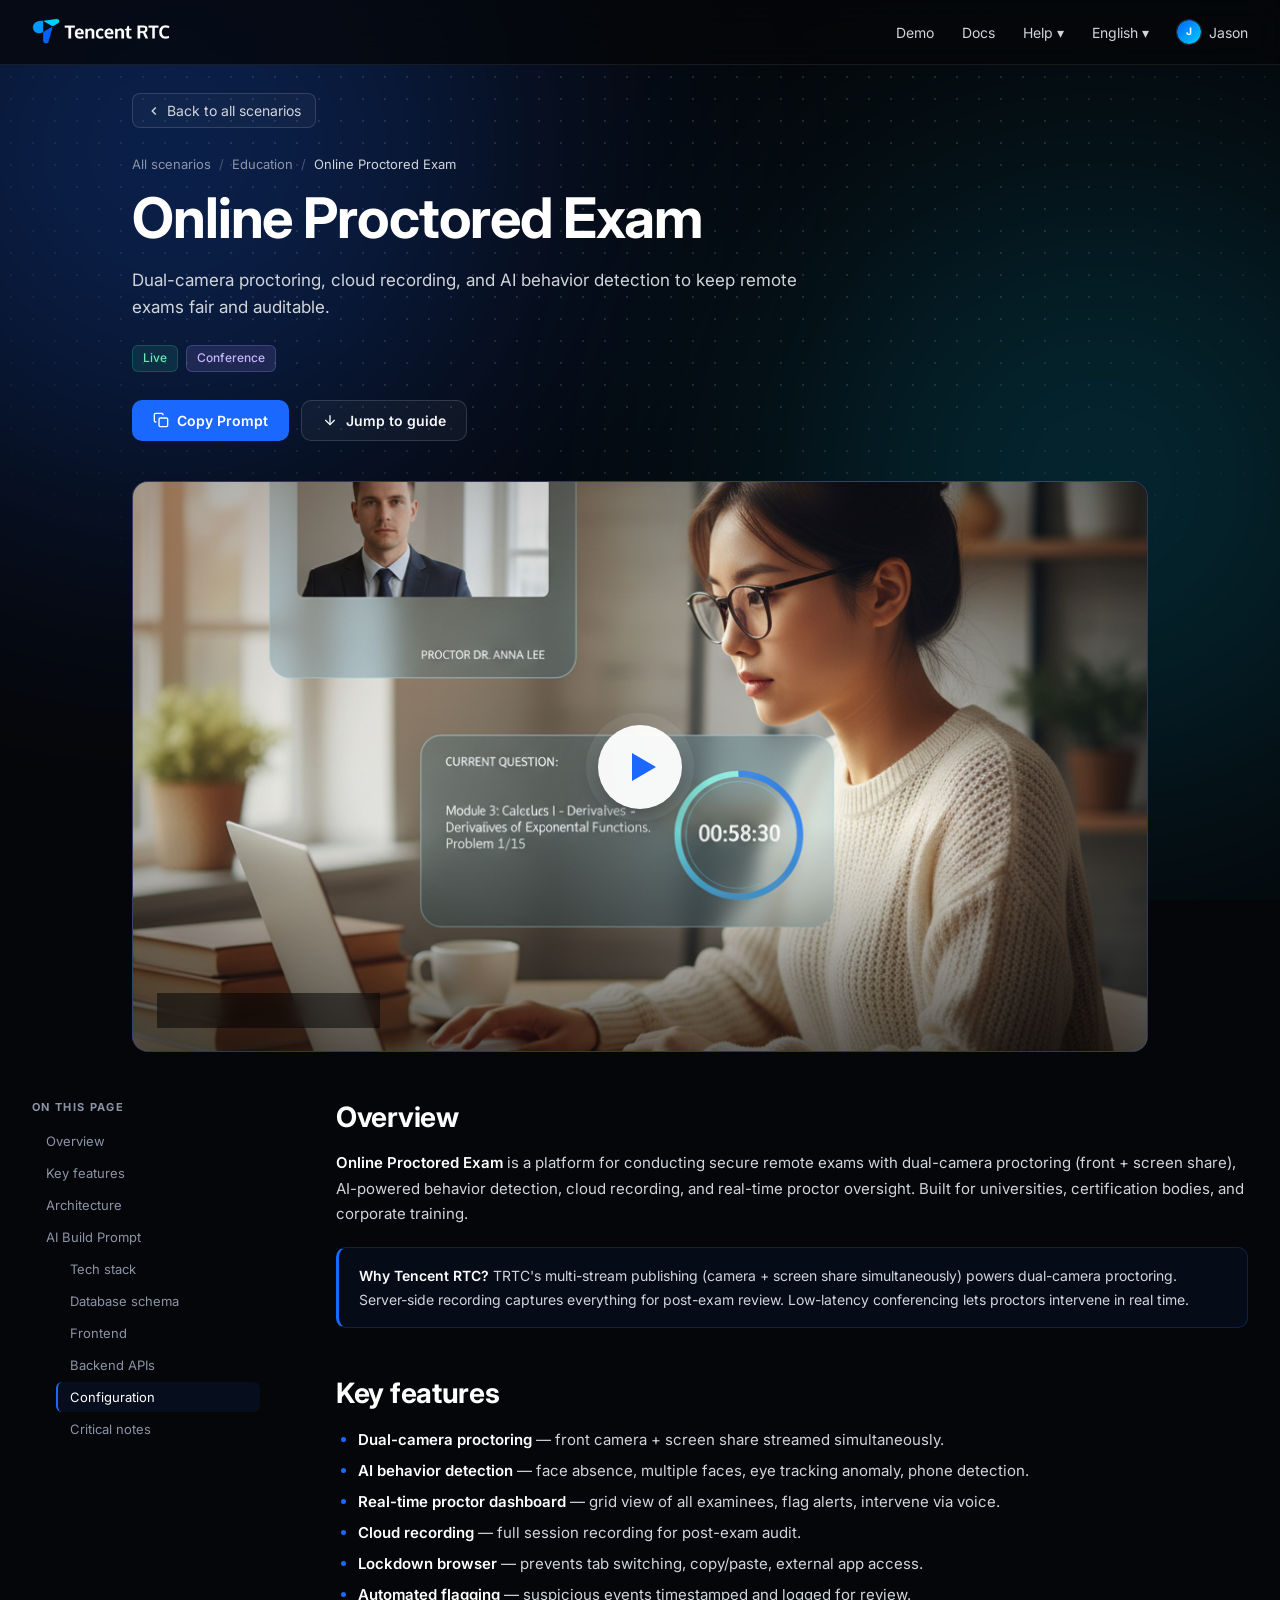
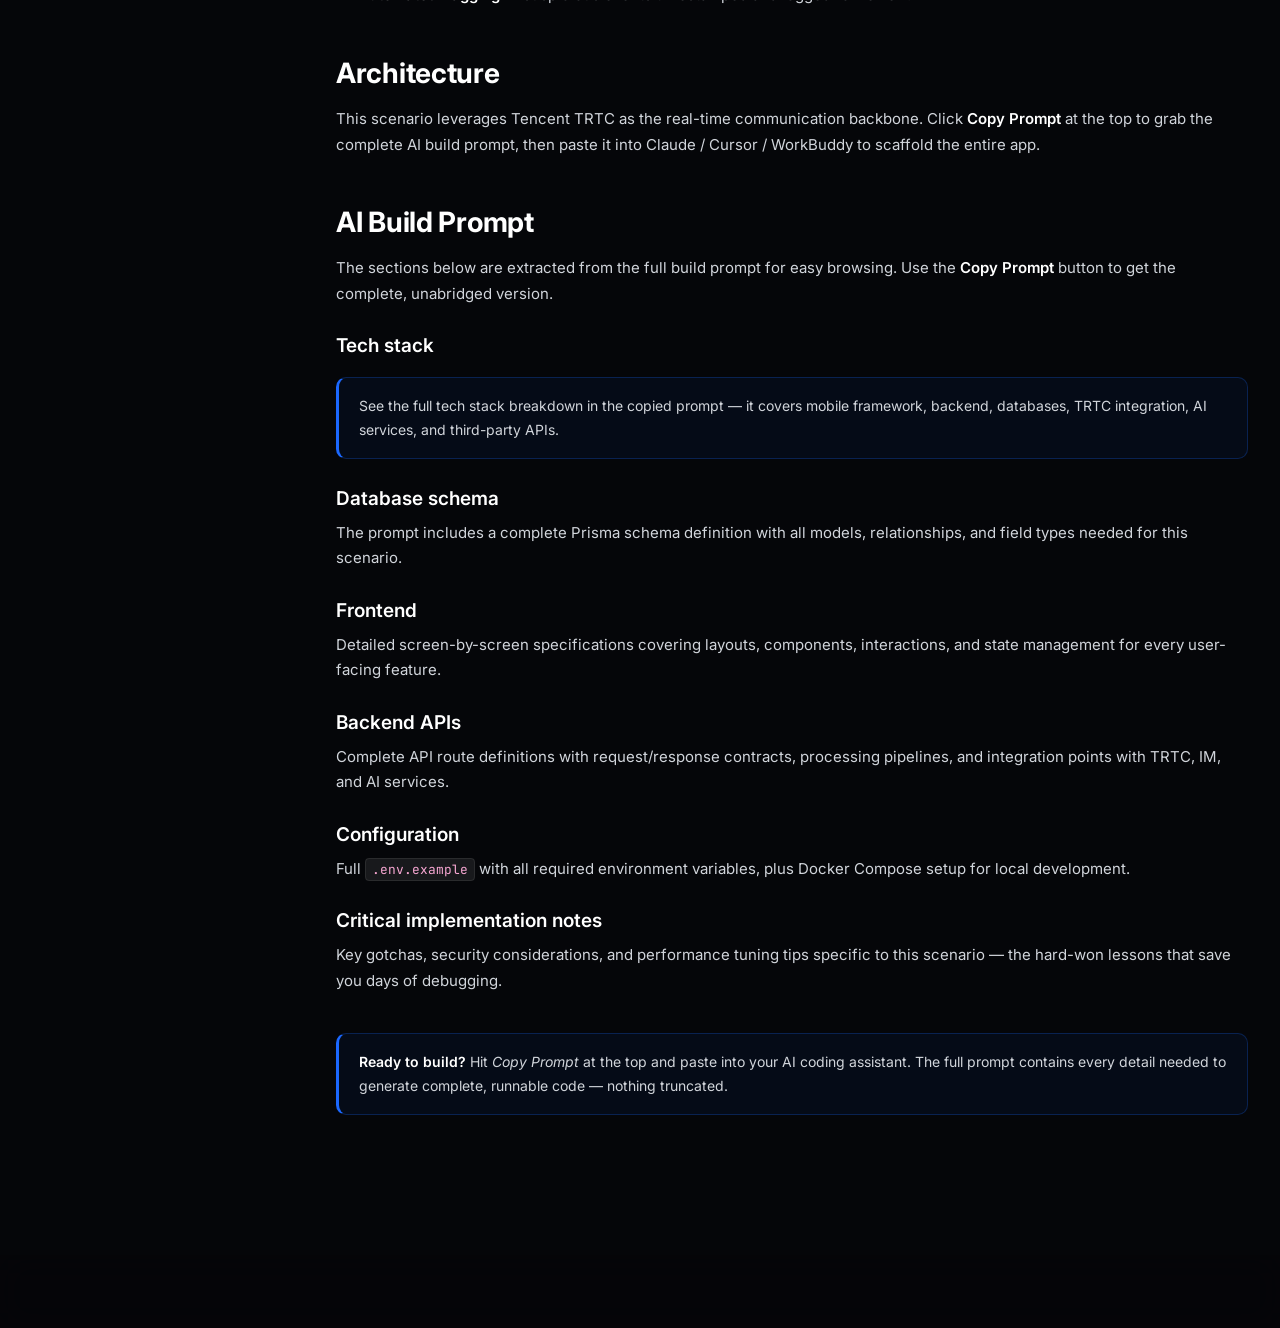
<file: detail/online-exam.html>
<!DOCTYPE html>
<html lang="en">
<head>
<meta charset="UTF-8" />
<meta name="viewport" content="width=device-width, initial-scale=1.0" />
<title>Online Proctored Exam · Tencent RTC</title>
<link rel="preconnect" href="https://fonts.googleapis.com">
<link rel="preconnect" href="https://fonts.gstatic.com" crossorigin>
<link href="https://fonts.googleapis.com/css2?family=Inter:wght@400;500;600;700;800&family=JetBrains+Mono:wght@400;500&display=swap" rel="stylesheet">
<link rel="stylesheet" href="../_shared/detail.css?v=4">
</head>
<body>

<div class="bg-layer" aria-hidden="true">
  <div class="bg-dots"></div>
  <div class="bg-blob blob-1"></div>
  <div class="bg-blob blob-2"></div>
</div>

<header class="site-header">
  <div class="inner">
    <a href="https://trtc.io" target="_blank" rel="noopener" class="logo-block" style="text-decoration:none;">
      <img src="../assets/logo.png" alt="Tencent RTC" class="site-logo" />
    </a>
    <nav class="header-nav">
      <a class="nav-link" href="#">Demo</a>
      <a class="nav-link" href="#">Docs</a>
      <a class="nav-link" href="#">Help &#9662;</a>
      <a class="nav-link" href="#">English &#9662;</a>
      <a class="nav-link user" href="#">
        <span class="avatar"><svg viewBox="0 0 28 28" xmlns="http://www.w3.org/2000/svg"><defs><linearGradient id="avatarGrad" x1="0" y1="0" x2="1" y2="1"><stop offset="0%" stop-color="#0062FB"/><stop offset="100%" stop-color="#00D0FF"/></linearGradient></defs><circle cx="14" cy="14" r="14" fill="url(#avatarGrad)"/><text x="14" y="18" text-anchor="middle" fill="#fff" font-size="12" font-weight="700" font-family="Inter,sans-serif">J</text></svg></span>
        Jason
      </a>
    </nav>
  </div>
</header>

<div class="back-bar">
  <a href="../index.html" class="back-link">
    <svg width="14" height="14" viewBox="0 0 24 24" fill="none" stroke="currentColor" stroke-width="2.5"><polyline points="15 18 9 12 15 6"/></svg>
    Back to all scenarios
  </a>
</div>

<section class="detail-hero">
  <div class="breadcrumb">
    <a href="../index.html">All scenarios</a>
    <span class="sep">/</span>
    <span>Education</span>
    <span class="sep">/</span>
    <span style="color:var(--ink-2);">Online Proctored Exam</span>
  </div>
  <h1 class="detail-title">Online Proctored Exam</h1>
  <p class="detail-sub">Dual-camera proctoring, cloud recording, and AI behavior detection to keep remote exams fair and auditable.</p>
  <div class="hero-tags">
    <span class="tag tag-live">Live</span>
    <span class="tag tag-conf">Conference</span>
  </div>
  <div class="hero-actions">
    <button id="copyPromptBtn" class="btn btn-primary">
      <svg viewBox="0 0 24 24" fill="none" stroke="currentColor" stroke-width="2"><rect x="9" y="9" width="13" height="13" rx="2"/><path d="M5 15H4a2 2 0 0 1-2-2V4a2 2 0 0 1 2-2h9a2 2 0 0 1 2 2v1"/></svg>
      Copy Prompt
    </button>
    <a href="#overview" class="btn btn-ghost">
      <svg viewBox="0 0 24 24" fill="none" stroke="currentColor" stroke-width="2"><line x1="12" y1="5" x2="12" y2="19"/><polyline points="19 12 12 19 5 12"/></svg>
      Jump to guide
    </a>
  </div>
</section>

<div class="video-box">
  <div class="video-player" role="button" tabindex="0" aria-label="Play scenario demo video">
    <div class="video-thumb">
      <img src="../assets/scenarios/online-exam.png" alt="Online Proctored Exam" />
    </div>
    <div class="play-btn"></div>
    <div class="video-caption">
      <span class="dot-live"></span>
      2 min · Scenario walkthrough
    </div>
  </div>
</div>

<div class="detail-main">
  <aside class="toc">
    <div class="toc-title">On this page</div>
    <ul>
      <li><a href="#overview">Overview</a></li>
      <li><a href="#features">Key features</a></li>
      <li><a href="#architecture">Architecture</a></li>
      <li><a href="#prompt">AI Build Prompt</a></li>
      <li class="sub"><a href="#tech-stack">Tech stack</a></li>
      <li class="sub"><a href="#schema">Database schema</a></li>
      <li class="sub"><a href="#frontend">Frontend</a></li>
      <li class="sub"><a href="#backend">Backend APIs</a></li>
      <li class="sub"><a href="#config">Configuration</a></li>
      <li class="sub"><a href="#notes">Critical notes</a></li>
    </ul>
  </aside>

  <main class="content">

    <h2 id="overview">Overview</h2>
    <p><strong>Online Proctored Exam</strong> is a platform for conducting secure remote exams with
    dual-camera proctoring (front + screen share), AI-powered behavior detection, cloud recording, and
    real-time proctor oversight. Built for universities, certification bodies, and corporate training.</p>
    <div class="callout">
      <strong>Why Tencent RTC?</strong> TRTC's multi-stream publishing (camera + screen share simultaneously) powers dual-camera proctoring. Server-side recording captures everything for post-exam review. Low-latency conferencing lets proctors intervene in real time.
    </div>

    <h2 id="features">Key features</h2>
    <ul>
      <li><strong>Dual-camera proctoring</strong> — front camera + screen share streamed simultaneously.</li>
      <li><strong>AI behavior detection</strong> — face absence, multiple faces, eye tracking anomaly, phone detection.</li>
      <li><strong>Real-time proctor dashboard</strong> — grid view of all examinees, flag alerts, intervene via voice.</li>
      <li><strong>Cloud recording</strong> — full session recording for post-exam audit.</li>
      <li><strong>Lockdown browser</strong> — prevents tab switching, copy/paste, external app access.</li>
      <li><strong>Automated flagging</strong> — suspicious events timestamped and logged for review.</li>
    </ul>

    <h2 id="architecture">Architecture</h2>
    <p>
      This scenario leverages Tencent TRTC as the real-time communication backbone.
      Click <strong>Copy Prompt</strong> at the top to grab the complete AI build prompt,
      then paste it into Claude / Cursor / WorkBuddy to scaffold the entire app.
    </p>

    <h2 id="prompt">AI Build Prompt</h2>
    <p>The sections below are extracted from the full build prompt for easy browsing.
       Use the <strong>Copy Prompt</strong> button to get the complete, unabridged version.</p>

    <h3 id="tech-stack">Tech stack</h3>
    <div class="callout">
      See the full tech stack breakdown in the copied prompt — it covers mobile framework,
      backend, databases, TRTC integration, AI services, and third-party APIs.
    </div>

    <h3 id="schema">Database schema</h3>
    <p>The prompt includes a complete Prisma schema definition with all models,
       relationships, and field types needed for this scenario.</p>

    <h3 id="frontend">Frontend</h3>
    <p>Detailed screen-by-screen specifications covering layouts, components,
       interactions, and state management for every user-facing feature.</p>

    <h3 id="backend">Backend APIs</h3>
    <p>Complete API route definitions with request/response contracts,
       processing pipelines, and integration points with TRTC, IM, and AI services.</p>

    <h3 id="config">Configuration</h3>
    <p>Full <code>.env.example</code> with all required environment variables,
       plus Docker Compose setup for local development.</p>

    <h3 id="notes">Critical implementation notes</h3>
    <p>Key gotchas, security considerations, and performance tuning tips
       specific to this scenario — the hard-won lessons that save you days of debugging.</p>

    <div class="callout" style="margin-top:40px;">
      <strong>Ready to build?</strong> Hit <em>Copy Prompt</em> at the top and paste into your
      AI coding assistant. The full prompt contains every detail needed to generate complete,
      runnable code — nothing truncated.
    </div>

  </main>
</div>

<script type="text/plain" id="rawPrompt">
You are a senior full-stack engineer. Help me build an Online Proctored Exam platform — a web + mobile system for conducting secure remote exams with dual-camera proctoring, AI behavior detection, cloud recording, and real-time proctor monitoring.

---

## Tech Stack

**Frontend:** React 18 + TypeScript + Vite (web exam client) + React Native (mobile proctor app)
**Backend:** Node.js + Fastify + Prisma ORM
**Databases:** MySQL + Redis
**Real-time A/V:** Tencent TRTC
- Examinee: publish 2 streams (camera + screen share)
- Proctor: subscribe to multiple examinee streams (grid view)
- Server-side cloud recording

**AI Detection:** Tencent Cloud AI (face detection, object detection)
**Storage:** Tencent Cloud COS (recordings, exam papers)
**Push:** Firebase FCM

---

## Database Schema (Prisma)

- `User` — id, name, email, role (examinee/proctor/admin)
- `Exam` — id, title, duration, startAt, endAt, createdBy, status (draft/active/ended)
- `ExamSession` — id, examId, examineeId, proctorId, trtcRoomId, status (waiting/in_progress/submitted/flagged), startedAt, endedAt, recordingUrl
- `Question` — id, examId, type (multiple_choice/essay/coding), content, options (JSON), correctAnswer, points
- `Answer` — id, sessionId, questionId, response, submittedAt
- `ProctorFlag` — id, sessionId, type (face_absent/multiple_faces/phone_detected/eye_anomaly/tab_switch), timestamp, severity, aiConfidence, reviewedBy, resolution

---

## Frontend — Examinee Web Client

### 1. Pre-Exam Check Screen
- Camera permission check + preview
- Screen share permission check
- Microphone check
- System requirements validation (browser, OS)
- Identity verification: take photo → match with profile
- "Start Exam" button (only active when all checks pass)

### 2. Exam Screen
- Split layout: questions panel (left 70%) + timer (top right) + webcam preview (bottom right, small)
- Question navigation sidebar
- Answer input (MCQ radio buttons, essay textarea, code editor)
- "Submit" button with confirmation dialog
- Lockdown: disable right-click, Ctrl+C/V, detect tab switch → flag

### 3. Post-Exam Screen
- "Exam submitted successfully" confirmation
- Score (if auto-graded)
- Flag summary (if any)

---

## Frontend — Proctor Dashboard (Web)

### 1. Grid View
- 4×4 grid (or configurable) of examinee camera feeds
- Each tile: name, exam progress %, flag count badge
- Click tile → expand to full view with screen share + camera side-by-side

### 2. Alert Panel
- Real-time flag notifications (sorted by severity)
- Each alert: examinee name, flag type, timestamp, AI confidence score, thumbnail
- Actions: "Dismiss", "Warn Examinee" (sends audio message), "Terminate Exam"

### 3. Session Detail
- Side-by-side: camera feed + screen share
- Timeline scrubber for recorded footage
- Flag markers on timeline
- Notes field for proctor

---

## AI Behavior Detection Pipeline

Run on backend, processing camera stream snapshots every 2 seconds:

1. Capture frame from TRTC recording stream
2. Run Tencent Cloud Face Detection:
   - No face detected → flag `face_absent`
   - Multiple faces → flag `multiple_faces`
3. Run object detection:
   - Phone/tablet detected → flag `phone_detected`
4. Eye gaze estimation:
   - Sustained off-screen gaze (> 5s) → flag `eye_anomaly`
5. Client-side detection (via JavaScript):
   - Tab switch / window blur → flag `tab_switch`
   - Copy/paste attempt → flag `clipboard_violation`

Each flag: log to DB with timestamp, AI confidence, frame snapshot URL.

---

## Backend — API Routes

### Exam Management
- CRUD for exams and questions (admin only)
- `POST /api/exam/:id/start` — activate exam, create TRTC rooms

### Session
- `POST /api/session/join` — examinee joins, get TRTC token (publish camera + screen)
- `PUT /api/session/:id/submit` — submit answers, end session
- `GET /api/session/:id/recording` — signed URL for recorded session

### Proctoring
- `GET /api/proctor/sessions` — list active sessions for assigned proctor
- `POST /api/proctor/flag` — manually flag a session
- `POST /api/proctor/warn/:sessionId` — send audio warning to examinee
- `POST /api/proctor/terminate/:sessionId` — force-end exam

---

## Configuration

`.env.example`:
```
DATABASE_URL=
REDIS_URL=
TRTC_SDK_APP_ID=
TRTC_SECRET_KEY=
TENCENT_SECRET_ID=
TENCENT_SECRET_KEY=
TENCENT_REGION=ap-singapore
COS_BUCKET=
TENCENT_AI_APP_ID=
TENCENT_AI_APP_KEY=
FIREBASE_SERVICE_ACCOUNT_JSON=
JWT_SECRET=
```

---

## Critical Implementation Notes

1. **Dual-stream** — examinee publishes 2 TRTC streams: main camera (user stream) + screen share (aux stream). Both recorded.
2. **Lockdown enforcement** — client-side only (JavaScript). Determined cheaters can bypass. AI detection is the real enforcement layer.
3. **AI latency** — detection runs on 2-second snapshots, not real-time video. Flags may have 2-5 second delay. Acceptable for proctoring.
4. **Recording storage** — recordings can be large (1-3 hour exams). Use COS lifecycle rules to auto-delete after retention period (e.g., 6 months).
5. **Scalability** — each proctor watches up to 16 examinees. For 1000-examinee exam, need 63+ proctors or use AI-only proctoring with human review of flags.
6. **Privacy** — recordings contain biometric data. Comply with GDPR/local privacy laws. Get explicit consent before exam starts.
7. **Network resilience** — if examinee disconnects, auto-pause timer, resume on reconnect. Max 3 disconnections before auto-flag.

---

Output complete, runnable code for every file. Do not truncate any file.
</script>

<footer class="site-footer">
  &copy; 2026 Tencent Cloud. All rights reserved.
</footer>

<script src="../_shared/detail.js?v=4"></script>
</body>
</html>
</file>
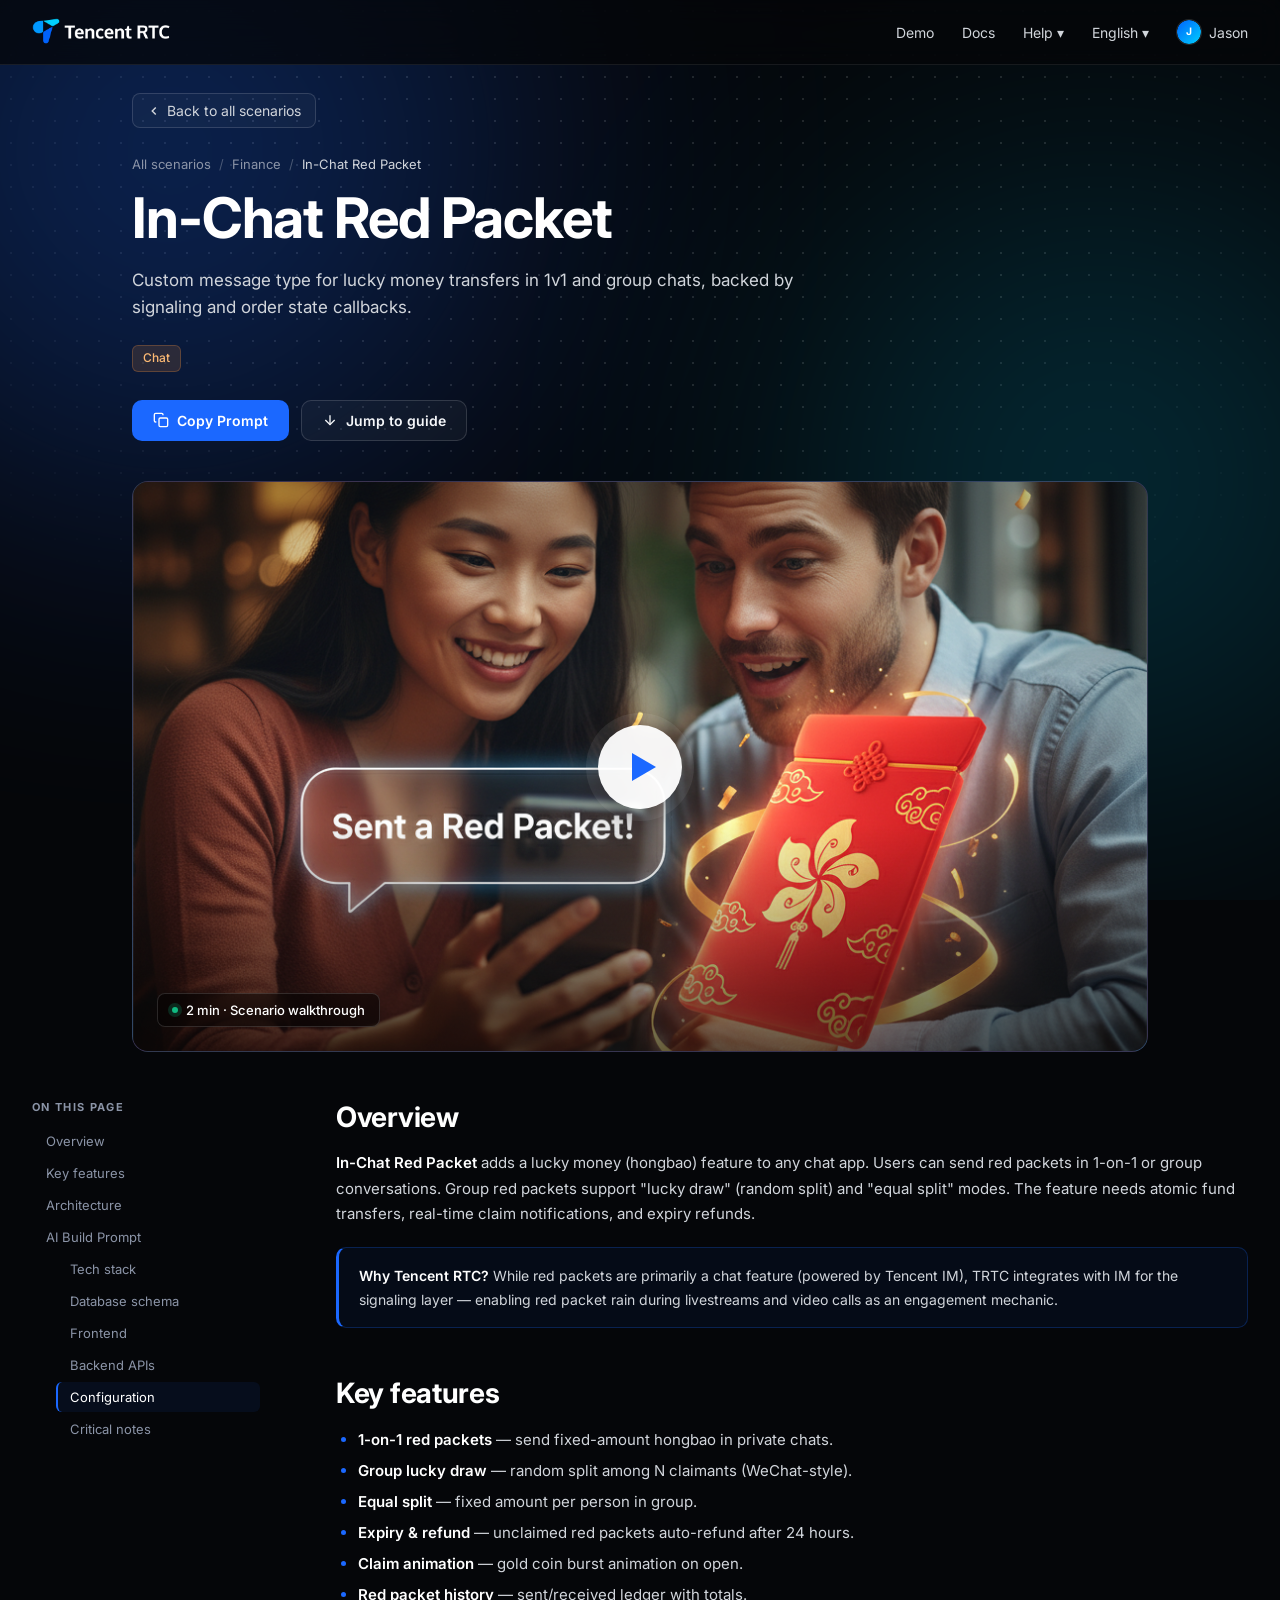
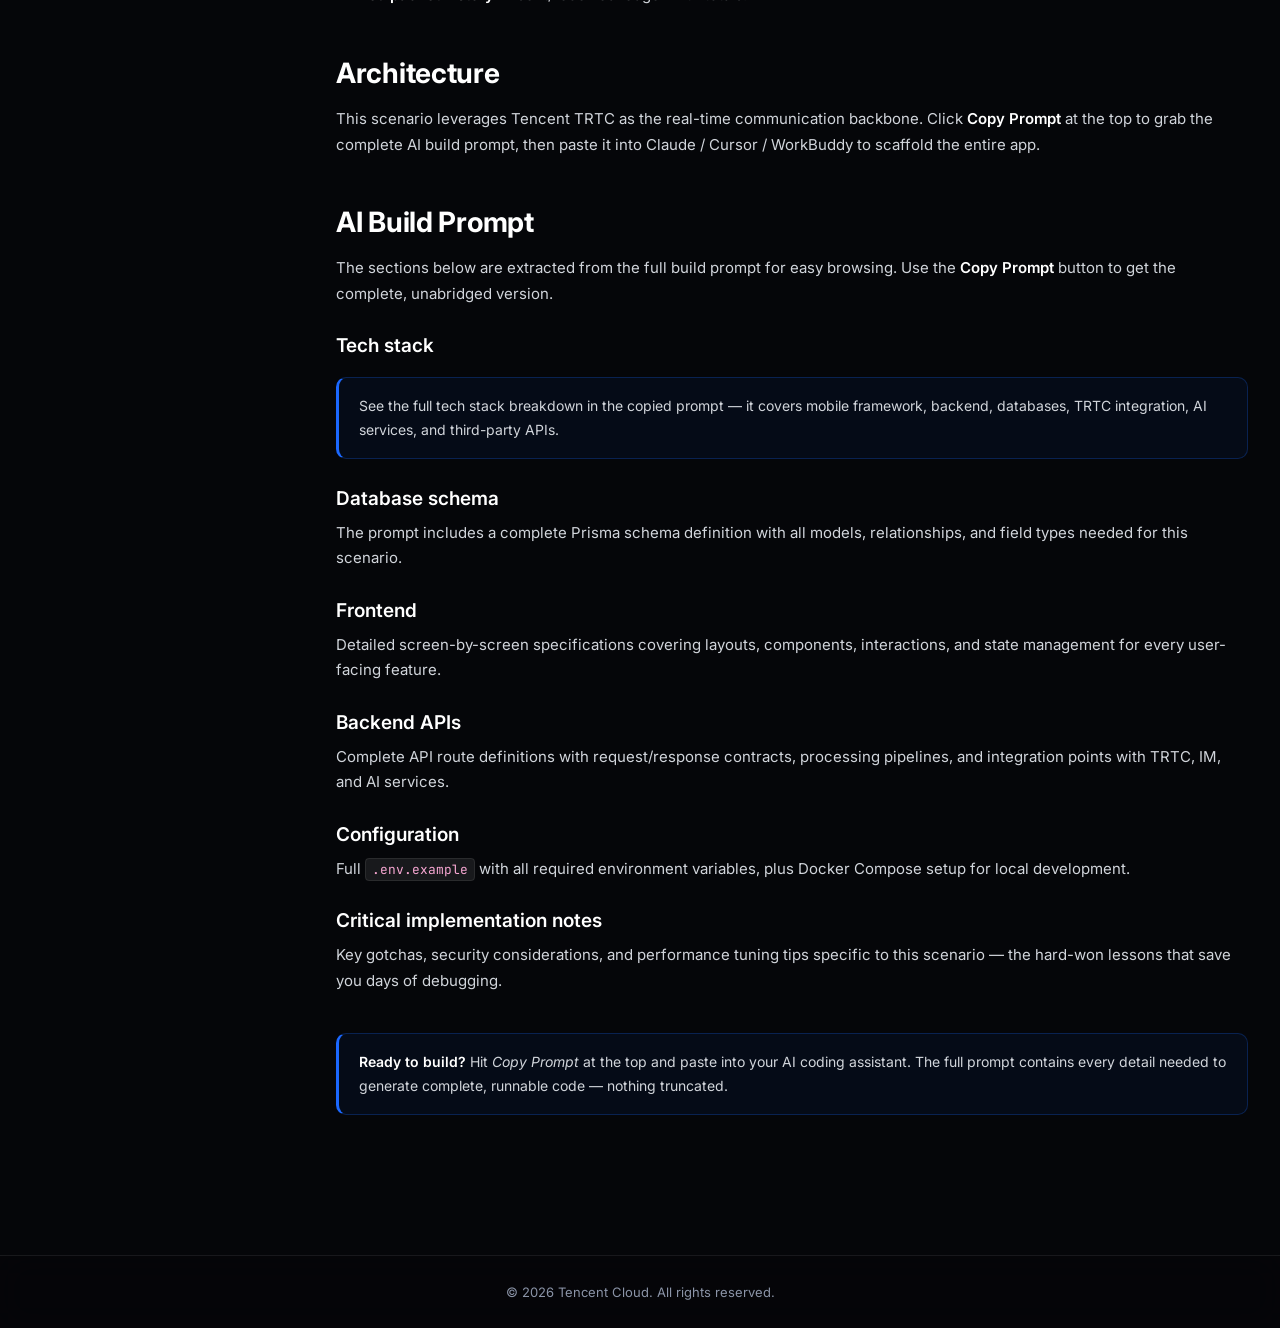
<file: detail/red-packet.html>
<!DOCTYPE html>
<html lang="en">
<head>
<meta charset="UTF-8" />
<meta name="viewport" content="width=device-width, initial-scale=1.0" />
<title>In-Chat Red Packet · Tencent RTC</title>
<link rel="preconnect" href="https://fonts.googleapis.com">
<link rel="preconnect" href="https://fonts.gstatic.com" crossorigin>
<link href="https://fonts.googleapis.com/css2?family=Inter:wght@400;500;600;700;800&family=JetBrains+Mono:wght@400;500&display=swap" rel="stylesheet">
<link rel="stylesheet" href="../_shared/detail.css?v=4">
</head>
<body>

<div class="bg-layer" aria-hidden="true">
  <div class="bg-dots"></div>
  <div class="bg-blob blob-1"></div>
  <div class="bg-blob blob-2"></div>
</div>

<header class="site-header">
  <div class="inner">
    <a href="https://trtc.io" target="_blank" rel="noopener" class="logo-block" style="text-decoration:none;">
      <img src="../assets/logo.png" alt="Tencent RTC" class="site-logo" />
    </a>
    <nav class="header-nav">
      <a class="nav-link" href="#">Demo</a>
      <a class="nav-link" href="#">Docs</a>
      <a class="nav-link" href="#">Help &#9662;</a>
      <a class="nav-link" href="#">English &#9662;</a>
      <a class="nav-link user" href="#">
        <span class="avatar"><svg viewBox="0 0 28 28" xmlns="http://www.w3.org/2000/svg"><defs><linearGradient id="avatarGrad" x1="0" y1="0" x2="1" y2="1"><stop offset="0%" stop-color="#0062FB"/><stop offset="100%" stop-color="#00D0FF"/></linearGradient></defs><circle cx="14" cy="14" r="14" fill="url(#avatarGrad)"/><text x="14" y="18" text-anchor="middle" fill="#fff" font-size="12" font-weight="700" font-family="Inter,sans-serif">J</text></svg></span>
        Jason
      </a>
    </nav>
  </div>
</header>

<div class="back-bar">
  <a href="../index.html" class="back-link">
    <svg width="14" height="14" viewBox="0 0 24 24" fill="none" stroke="currentColor" stroke-width="2.5"><polyline points="15 18 9 12 15 6"/></svg>
    Back to all scenarios
  </a>
</div>

<section class="detail-hero">
  <div class="breadcrumb">
    <a href="../index.html">All scenarios</a>
    <span class="sep">/</span>
    <span>Finance</span>
    <span class="sep">/</span>
    <span style="color:var(--ink-2);">In-Chat Red Packet</span>
  </div>
  <h1 class="detail-title">In-Chat Red Packet</h1>
  <p class="detail-sub">Custom message type for lucky money transfers in 1v1 and group chats, backed by signaling and order state callbacks.</p>
  <div class="hero-tags">
    <span class="tag tag-chat">Chat</span>
  </div>
  <div class="hero-actions">
    <button id="copyPromptBtn" class="btn btn-primary">
      <svg viewBox="0 0 24 24" fill="none" stroke="currentColor" stroke-width="2"><rect x="9" y="9" width="13" height="13" rx="2"/><path d="M5 15H4a2 2 0 0 1-2-2V4a2 2 0 0 1 2-2h9a2 2 0 0 1 2 2v1"/></svg>
      Copy Prompt
    </button>
    <a href="#overview" class="btn btn-ghost">
      <svg viewBox="0 0 24 24" fill="none" stroke="currentColor" stroke-width="2"><line x1="12" y1="5" x2="12" y2="19"/><polyline points="19 12 12 19 5 12"/></svg>
      Jump to guide
    </a>
  </div>
</section>

<div class="video-box">
  <div class="video-player" role="button" tabindex="0" aria-label="Play scenario demo video">
    <div class="video-thumb">
      <img src="../assets/scenarios/red-packet.png" alt="In-Chat Red Packet" />
    </div>
    <div class="play-btn"></div>
    <div class="video-caption">
      <span class="dot-live"></span>
      2 min · Scenario walkthrough
    </div>
  </div>
</div>

<div class="detail-main">
  <aside class="toc">
    <div class="toc-title">On this page</div>
    <ul>
      <li><a href="#overview">Overview</a></li>
      <li><a href="#features">Key features</a></li>
      <li><a href="#architecture">Architecture</a></li>
      <li><a href="#prompt">AI Build Prompt</a></li>
      <li class="sub"><a href="#tech-stack">Tech stack</a></li>
      <li class="sub"><a href="#schema">Database schema</a></li>
      <li class="sub"><a href="#frontend">Frontend</a></li>
      <li class="sub"><a href="#backend">Backend APIs</a></li>
      <li class="sub"><a href="#config">Configuration</a></li>
      <li class="sub"><a href="#notes">Critical notes</a></li>
    </ul>
  </aside>

  <main class="content">

    <h2 id="overview">Overview</h2>
    <p><strong>In-Chat Red Packet</strong> adds a lucky money (hongbao) feature to any chat app.
    Users can send red packets in 1-on-1 or group conversations. Group red packets support "lucky draw"
    (random split) and "equal split" modes. The feature needs atomic fund transfers, real-time claim
    notifications, and expiry refunds.</p>
    <div class="callout">
      <strong>Why Tencent RTC?</strong> While red packets are primarily a chat feature (powered by Tencent IM), TRTC integrates with IM for the signaling layer — enabling red packet rain during livestreams and video calls as an engagement mechanic.
    </div>

    <h2 id="features">Key features</h2>
    <ul>
      <li><strong>1-on-1 red packets</strong> — send fixed-amount hongbao in private chats.</li>
      <li><strong>Group lucky draw</strong> — random split among N claimants (WeChat-style).</li>
      <li><strong>Equal split</strong> — fixed amount per person in group.</li>
      <li><strong>Expiry & refund</strong> — unclaimed red packets auto-refund after 24 hours.</li>
      <li><strong>Claim animation</strong> — gold coin burst animation on open.</li>
      <li><strong>Red packet history</strong> — sent/received ledger with totals.</li>
    </ul>

    <h2 id="architecture">Architecture</h2>
    <p>
      This scenario leverages Tencent TRTC as the real-time communication backbone.
      Click <strong>Copy Prompt</strong> at the top to grab the complete AI build prompt,
      then paste it into Claude / Cursor / WorkBuddy to scaffold the entire app.
    </p>

    <h2 id="prompt">AI Build Prompt</h2>
    <p>The sections below are extracted from the full build prompt for easy browsing.
       Use the <strong>Copy Prompt</strong> button to get the complete, unabridged version.</p>

    <h3 id="tech-stack">Tech stack</h3>
    <div class="callout">
      See the full tech stack breakdown in the copied prompt — it covers mobile framework,
      backend, databases, TRTC integration, AI services, and third-party APIs.
    </div>

    <h3 id="schema">Database schema</h3>
    <p>The prompt includes a complete Prisma schema definition with all models,
       relationships, and field types needed for this scenario.</p>

    <h3 id="frontend">Frontend</h3>
    <p>Detailed screen-by-screen specifications covering layouts, components,
       interactions, and state management for every user-facing feature.</p>

    <h3 id="backend">Backend APIs</h3>
    <p>Complete API route definitions with request/response contracts,
       processing pipelines, and integration points with TRTC, IM, and AI services.</p>

    <h3 id="config">Configuration</h3>
    <p>Full <code>.env.example</code> with all required environment variables,
       plus Docker Compose setup for local development.</p>

    <h3 id="notes">Critical implementation notes</h3>
    <p>Key gotchas, security considerations, and performance tuning tips
       specific to this scenario — the hard-won lessons that save you days of debugging.</p>

    <div class="callout" style="margin-top:40px;">
      <strong>Ready to build?</strong> Hit <em>Copy Prompt</em> at the top and paste into your
      AI coding assistant. The full prompt contains every detail needed to generate complete,
      runnable code — nothing truncated.
    </div>

  </main>
</div>

<script type="text/plain" id="rawPrompt">
You are a senior full-stack mobile engineer. Help me build an In-Chat Red Packet feature — a module for a chat app where users can send and receive lucky money (hongbao) in 1-on-1 and group conversations, with random split, equal split, expiry refunds, and real-time claim notifications.

---

## Tech Stack

**Mobile (choose one):**
- React Native 0.73 + TypeScript + Expo
- OR Flutter + Dart

**Backend:** Node.js + Fastify + Prisma ORM

**Databases:**
- MySQL — users, wallets, red packets, claims, transactions
- Redis — distributed locks, claim counters, expiry queues

**Chat & Signaling:** Tencent IM SDK (`@tencentcloud/chat`)
- Custom message types for red packet send/claim/expire events
- Server-side callbacks for claim notifications

**Push:** Firebase FCM + APNs
**Scheduling:** `node-schedule` (expiry refund job)

---

## Database Schema (Prisma)

- `User` — id, name, avatar, createdAt
- `Wallet` — id, userId, balance (Decimal), frozenBalance, currency, updatedAt
- `RedPacket` — id, senderId, conversationId, conversationType (1v1/group), type (lucky/equal), totalAmount, remainingAmount, totalCount, remainingCount, greeting, status (active/expired/claimed_all), expiresAt, createdAt
- `Claim` — id, redPacketId, claimerId, amount, claimedAt
- `Transaction` — id, userId, type (send/claim/refund/topup), amount, relatedId, createdAt

---

## Frontend — Components

### 1. Send Red Packet (Bottom Sheet)
- Amount input (total amount)
- Count input (for group: how many can claim)
- Type toggle: Lucky Draw / Equal Split
- Greeting message input (default: "恭喜发财，大吉大利")
- "Send" button with wallet balance display
- Insufficient balance → "Top Up" link

### 2. Red Packet Message Bubble
- Custom IM message type rendered as a red/gold card in chat
- Shows: sender name, greeting text, status badge (tap to open / claimed / expired)
- Tap → open animation → reveal amount

### 3. Open Animation
- Full-screen gold coin burst (Lottie)
- Amount reveal with "You got ¥XX.XX" text
- "View Details" link

### 4. Red Packet Detail Screen
- Header: total amount, sender, greeting
- Claim list: avatar + name + amount + time (sorted by claim time)
- "Best Luck" badge on the highest lucky-draw amount
- Remaining/expired status

### 5. Wallet Screen
- Balance display
- Transaction history (send/claim/refund/topup)
- Top-up button

---

## Backend — API Routes

### Red Packet
`POST /api/redpacket/send`
Request: `{ conversationId, conversationType, type, totalAmount, totalCount, greeting }`
Pipeline:
1. Validate: totalAmount ≥ totalCount × 0.01 (minimum 1 cent per person)
2. Freeze totalAmount from sender's wallet (atomic: deduct balance, add frozenBalance)
3. Create RedPacket record
4. If type === 'lucky': pre-generate random splits using "double-mean" algorithm, store in Redis list
5. Send custom IM message (type: 'red_packet', payload: { redPacketId, greeting, senderName })
6. Schedule expiry job at expiresAt (24h later)
7. Return: `{ redPacketId, messageId }`

`POST /api/redpacket/claim`
Request: `{ redPacketId }`
Pipeline:
1. Acquire Redis distributed lock (`lock:rp:{id}`)
2. Check: not expired, remainingCount > 0, user hasn't already claimed
3. Pop amount from Redis list (lucky) or calculate equal split
4. Create Claim record
5. Credit claimer's wallet balance
6. Decrement remainingCount and remainingAmount
7. If remainingCount === 0: mark status 'claimed_all', unfreeze any rounding remainder
8. Release lock
9. Send IM notification: "XX claimed your red packet"
10. Return: `{ amount }`

`GET /api/redpacket/:id` — detail with claim list

### Expiry Refund Job
- Runs every minute, checks for expired RedPackets with remainingAmount > 0
- Refund remainingAmount to sender's wallet
- Mark status 'expired'
- Send IM notification: "Your red packet expired, ¥XX.XX refunded"

### Wallet
- `GET /api/wallet` — balance
- `GET /api/wallet/transactions` — paginated transaction history
- `POST /api/wallet/topup` — initiate payment (Stripe/local gateway)

---

## Lucky Draw Algorithm ("Double Mean")

```
function generateLuckySplits(totalAmount, totalCount):
  splits = []
  remaining = totalAmount
  for i in 1..totalCount:
    if i === totalCount:
      splits.push(remaining)
    else:
      maxAmount = (remaining / (totalCount - i + 1)) * 2
      amount = random(0.01, maxAmount)
      amount = round(amount, 2)
      splits.push(amount)
      remaining -= amount
  shuffle(splits)  // randomize order
  return splits
```

---

## Configuration

`.env.example`:
```
DATABASE_URL=
REDIS_URL=
IM_SDK_APP_ID=
IM_SECRET_KEY=
TENCENT_SECRET_ID=
TENCENT_SECRET_KEY=
STRIPE_SECRET_KEY=
FIREBASE_SERVICE_ACCOUNT_JSON=
JWT_SECRET=
```

---

## Critical Implementation Notes

1. **Atomicity** — wallet deduction + red packet creation must be in a single DB transaction. Never allow negative balance.
2. **Distributed lock** — use Redis `SET NX EX` for claim lock. TTL = 5 seconds. Prevents double-claim in high concurrency.
3. **Pre-generated splits** — for lucky draw, pre-compute all amounts on send and store in Redis list. Claims just `LPOP`. This avoids race conditions.
4. **Decimal precision** — use `Decimal(10,2)` in MySQL. Never use float for money.
5. **Expiry refund** — must handle edge case where a claim is in-flight while expiry job runs. The distributed lock handles this.
6. **Custom IM message** — register custom message type with Tencent IM. Render with custom bubble UI. Server-side callback on message send for audit trail.
7. **Compliance** — depending on jurisdiction, money transfer features may require financial licensing. This implementation assumes a closed-loop virtual currency system.

---

Output complete, runnable code for every file. Include full TypeScript types, error handling, and loading states throughout. Do not truncate any file.
</script>

<footer class="site-footer">
  &copy; 2026 Tencent Cloud. All rights reserved.
</footer>

<script src="../_shared/detail.js?v=4"></script>
</body>
</html>
</file>
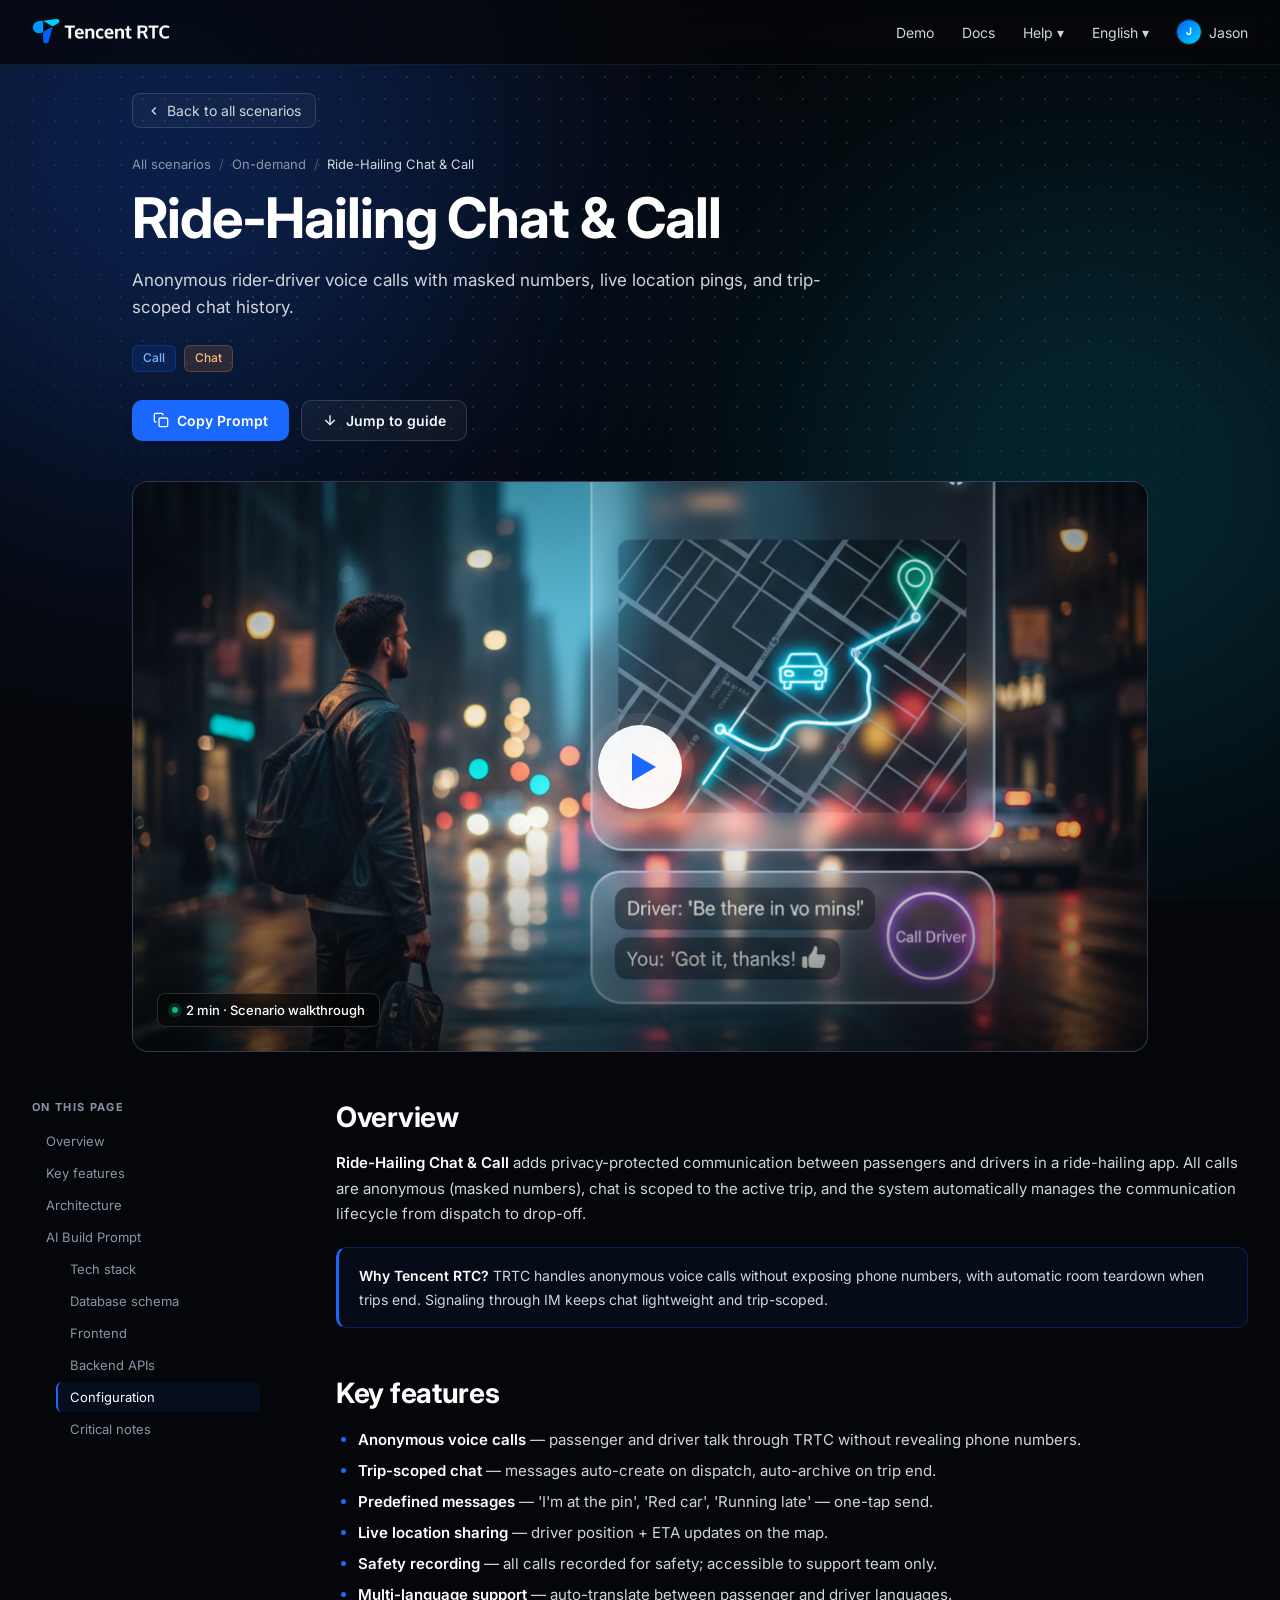
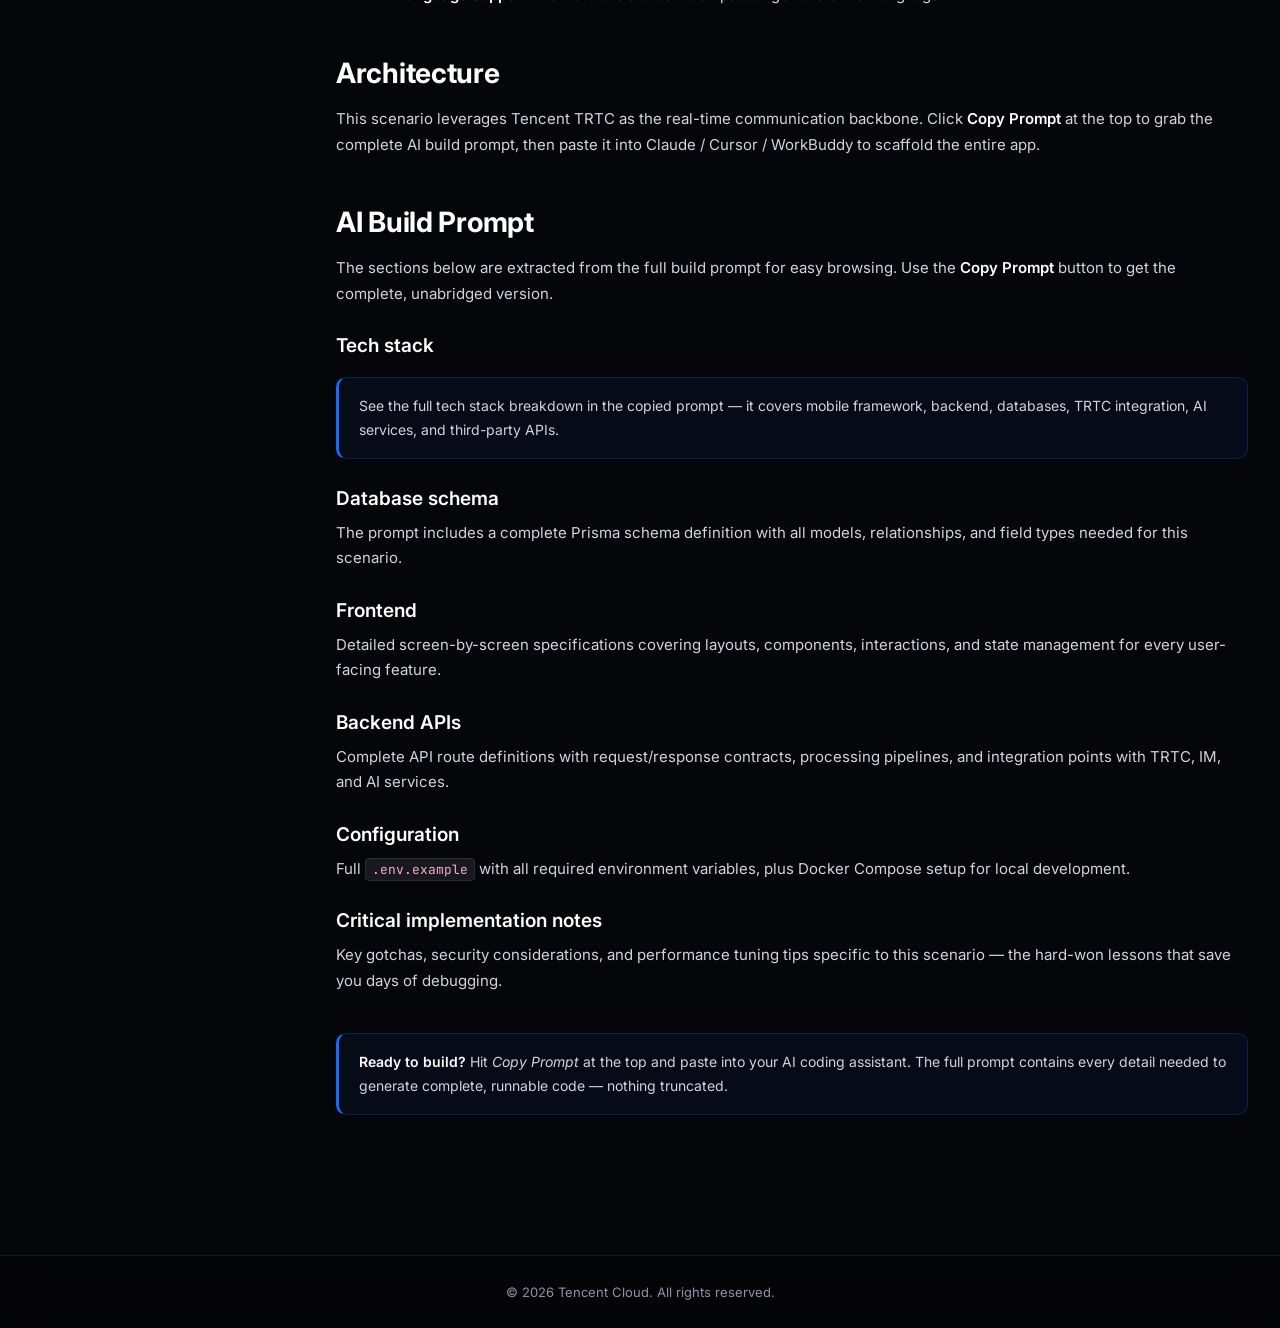
<file: detail/ride-hailing.html>
<!DOCTYPE html>
<html lang="en">
<head>
<meta charset="UTF-8" />
<meta name="viewport" content="width=device-width, initial-scale=1.0" />
<title>Ride-Hailing Chat &amp; Call · Tencent RTC</title>
<link rel="preconnect" href="https://fonts.googleapis.com">
<link rel="preconnect" href="https://fonts.gstatic.com" crossorigin>
<link href="https://fonts.googleapis.com/css2?family=Inter:wght@400;500;600;700;800&family=JetBrains+Mono:wght@400;500&display=swap" rel="stylesheet">
<link rel="stylesheet" href="../_shared/detail.css?v=4">
</head>
<body>

<div class="bg-layer" aria-hidden="true">
  <div class="bg-dots"></div>
  <div class="bg-blob blob-1"></div>
  <div class="bg-blob blob-2"></div>
</div>

<header class="site-header">
  <div class="inner">
    <a href="https://trtc.io" target="_blank" rel="noopener" class="logo-block" style="text-decoration:none;">
      <img src="../assets/logo.png" alt="Tencent RTC" class="site-logo" />
    </a>
    <nav class="header-nav">
      <a class="nav-link" href="#">Demo</a>
      <a class="nav-link" href="#">Docs</a>
      <a class="nav-link" href="#">Help &#9662;</a>
      <a class="nav-link" href="#">English &#9662;</a>
      <a class="nav-link user" href="#">
        <span class="avatar"><svg viewBox="0 0 28 28" xmlns="http://www.w3.org/2000/svg"><defs><linearGradient id="avatarGrad" x1="0" y1="0" x2="1" y2="1"><stop offset="0%" stop-color="#0062FB"/><stop offset="100%" stop-color="#00D0FF"/></linearGradient></defs><circle cx="14" cy="14" r="14" fill="url(#avatarGrad)"/><text x="14" y="18" text-anchor="middle" fill="#fff" font-size="12" font-weight="700" font-family="Inter,sans-serif">J</text></svg></span>
        Jason
      </a>
    </nav>
  </div>
</header>

<div class="back-bar">
  <a href="../index.html" class="back-link">
    <svg width="14" height="14" viewBox="0 0 24 24" fill="none" stroke="currentColor" stroke-width="2.5"><polyline points="15 18 9 12 15 6"/></svg>
    Back to all scenarios
  </a>
</div>

<section class="detail-hero">
  <div class="breadcrumb">
    <a href="../index.html">All scenarios</a>
    <span class="sep">/</span>
    <span>On-demand</span>
    <span class="sep">/</span>
    <span style="color:var(--ink-2);">Ride-Hailing Chat &amp; Call</span>
  </div>
  <h1 class="detail-title">Ride-Hailing Chat &amp; Call</h1>
  <p class="detail-sub">Anonymous rider-driver voice calls with masked numbers, live location pings, and trip-scoped chat history.</p>
  <div class="hero-tags">
    <span class="tag ">Call</span>
    <span class="tag tag-chat">Chat</span>
  </div>
  <div class="hero-actions">
    <button id="copyPromptBtn" class="btn btn-primary">
      <svg viewBox="0 0 24 24" fill="none" stroke="currentColor" stroke-width="2"><rect x="9" y="9" width="13" height="13" rx="2"/><path d="M5 15H4a2 2 0 0 1-2-2V4a2 2 0 0 1 2-2h9a2 2 0 0 1 2 2v1"/></svg>
      Copy Prompt
    </button>
    <a href="#overview" class="btn btn-ghost">
      <svg viewBox="0 0 24 24" fill="none" stroke="currentColor" stroke-width="2"><line x1="12" y1="5" x2="12" y2="19"/><polyline points="19 12 12 19 5 12"/></svg>
      Jump to guide
    </a>
  </div>
</section>

<div class="video-box">
  <div class="video-player" role="button" tabindex="0" aria-label="Play scenario demo video">
    <div class="video-thumb">
      <img src="../assets/scenarios/ride-hailing.png" alt="Ride-Hailing Chat &amp; Call" />
    </div>
    <div class="play-btn"></div>
    <div class="video-caption">
      <span class="dot-live"></span>
      2 min · Scenario walkthrough
    </div>
  </div>
</div>

<div class="detail-main">
  <aside class="toc">
    <div class="toc-title">On this page</div>
    <ul>
      <li><a href="#overview">Overview</a></li>
      <li><a href="#features">Key features</a></li>
      <li><a href="#architecture">Architecture</a></li>
      <li><a href="#prompt">AI Build Prompt</a></li>
      <li class="sub"><a href="#tech-stack">Tech stack</a></li>
      <li class="sub"><a href="#schema">Database schema</a></li>
      <li class="sub"><a href="#frontend">Frontend</a></li>
      <li class="sub"><a href="#backend">Backend APIs</a></li>
      <li class="sub"><a href="#config">Configuration</a></li>
      <li class="sub"><a href="#notes">Critical notes</a></li>
    </ul>
  </aside>

  <main class="content">

    <h2 id="overview">Overview</h2>
    <p><strong>Ride-Hailing Chat & Call</strong> adds privacy-protected communication between passengers
    and drivers in a ride-hailing app. All calls are anonymous (masked numbers), chat is scoped to the active trip,
    and the system automatically manages the communication lifecycle from dispatch to drop-off.</p>
    <div class="callout">
      <strong>Why Tencent RTC?</strong> TRTC handles anonymous voice calls without exposing phone numbers, with automatic room teardown when trips end. Signaling through IM keeps chat lightweight and trip-scoped.
    </div>

    <h2 id="features">Key features</h2>
    <ul>
      <li><strong>Anonymous voice calls</strong> — passenger and driver talk through TRTC without revealing phone numbers.</li>
      <li><strong>Trip-scoped chat</strong> — messages auto-create on dispatch, auto-archive on trip end.</li>
      <li><strong>Predefined messages</strong> — 'I'm at the pin', 'Red car', 'Running late' — one-tap send.</li>
      <li><strong>Live location sharing</strong> — driver position + ETA updates on the map.</li>
      <li><strong>Safety recording</strong> — all calls recorded for safety; accessible to support team only.</li>
      <li><strong>Multi-language support</strong> — auto-translate between passenger and driver languages.</li>
    </ul>

    <h2 id="architecture">Architecture</h2>
    <p>
      This scenario leverages Tencent TRTC as the real-time communication backbone.
      Click <strong>Copy Prompt</strong> at the top to grab the complete AI build prompt,
      then paste it into Claude / Cursor / WorkBuddy to scaffold the entire app.
    </p>

    <h2 id="prompt">AI Build Prompt</h2>
    <p>The sections below are extracted from the full build prompt for easy browsing.
       Use the <strong>Copy Prompt</strong> button to get the complete, unabridged version.</p>

    <h3 id="tech-stack">Tech stack</h3>
    <div class="callout">
      See the full tech stack breakdown in the copied prompt — it covers mobile framework,
      backend, databases, TRTC integration, AI services, and third-party APIs.
    </div>

    <h3 id="schema">Database schema</h3>
    <p>The prompt includes a complete Prisma schema definition with all models,
       relationships, and field types needed for this scenario.</p>

    <h3 id="frontend">Frontend</h3>
    <p>Detailed screen-by-screen specifications covering layouts, components,
       interactions, and state management for every user-facing feature.</p>

    <h3 id="backend">Backend APIs</h3>
    <p>Complete API route definitions with request/response contracts,
       processing pipelines, and integration points with TRTC, IM, and AI services.</p>

    <h3 id="config">Configuration</h3>
    <p>Full <code>.env.example</code> with all required environment variables,
       plus Docker Compose setup for local development.</p>

    <h3 id="notes">Critical implementation notes</h3>
    <p>Key gotchas, security considerations, and performance tuning tips
       specific to this scenario — the hard-won lessons that save you days of debugging.</p>

    <div class="callout" style="margin-top:40px;">
      <strong>Ready to build?</strong> Hit <em>Copy Prompt</em> at the top and paste into your
      AI coding assistant. The full prompt contains every detail needed to generate complete,
      runnable code — nothing truncated.
    </div>

  </main>
</div>

<script type="text/plain" id="rawPrompt">
You are a senior full-stack mobile engineer. Help me build a Ride-Hailing Chat & Call module — an in-app communication system for a ride-hailing platform where passengers and drivers can chat and make anonymous voice calls scoped to active trips.

---

## Tech Stack

**Mobile:** React Native 0.73 + TypeScript + Expo OR Flutter + Dart
**Backend:** Node.js + Fastify + Prisma ORM
**Databases:** MySQL + Redis
**Real-time A/V:** Tencent TRTC (anonymous 1-on-1 voice calls)
**Chat:** Tencent IM SDK (trip-scoped conversations)
**Maps:** Google Maps / Mapbox
**Push:** Firebase FCM + APNs

---

## Database Schema (Prisma)

- `User` — id, name, phone, role (passenger/driver), avatar
- `Trip` — id, passengerId, driverId, status (dispatched/en_route/arrived/in_trip/completed/cancelled), pickupLat, pickupLng, dropoffLat, dropoffLng, createdAt
- `TripChat` — id, tripId, imGroupId, createdAt, archivedAt
- `CallLog` — id, tripId, callerId, calleeId, trtcRoomId, duration, recordingUrl, startedAt, endedAt

---

## Frontend — Core Components

### 1. Trip Chat
- Inline chat overlay on the map screen
- Predefined message chips: "I'm at the pin", "White Toyota", "Gate #3", "Running 2 min late"
- Photo send (car photo, location screenshot)
- "Call Driver/Passenger" button

### 2. Voice Call
- Compact in-app call UI (no phone number visible)
- Mute / speaker / end call
- "Call is recorded for safety" banner

### 3. Driver Location (Passenger View)
- Real-time car position on map, updated every 2s
- ETA countdown

---

## Backend — API Routes

- `POST /api/trip/:id/chat/init` — create IM group on dispatch
- `POST /api/call/initiate` — generate TRTC room, push call notification
- `PUT /api/trip/:id/complete` — archive chat, teardown call room
- `PUT /api/driver/location` — GPS updates every 2s
- `GET /api/trip/:id/driver-location` — passenger polls or SSE

---

## Configuration

`.env.example`: same pattern as Food Delivery module (TRTC + IM + Maps + Firebase + JWT)

---

## Critical Implementation Notes

1. **Number masking** — no real phone numbers ever shown. All calls via TRTC.
2. **Trip-scoped lifecycle** — communication channels auto-teardown on trip complete/cancel.
3. **Safety recording** — all calls recorded, stored in COS with 90-day retention, accessible only to safety/support team.
4. **GPS frequency** — driver pushes every 2s during active trip. Backend aggregates to 3s for passenger map.
5. **Predefined messages** — localized per market. Passenger and driver see different templates.
6. **Auto-teardown** — if trip is cancelled, immediately archive chat and block further calls.

---

Output complete, runnable code for every file. Do not truncate any file.
</script>

<footer class="site-footer">
  &copy; 2026 Tencent Cloud. All rights reserved.
</footer>

<script src="../_shared/detail.js?v=4"></script>
</body>
</html>
</file>
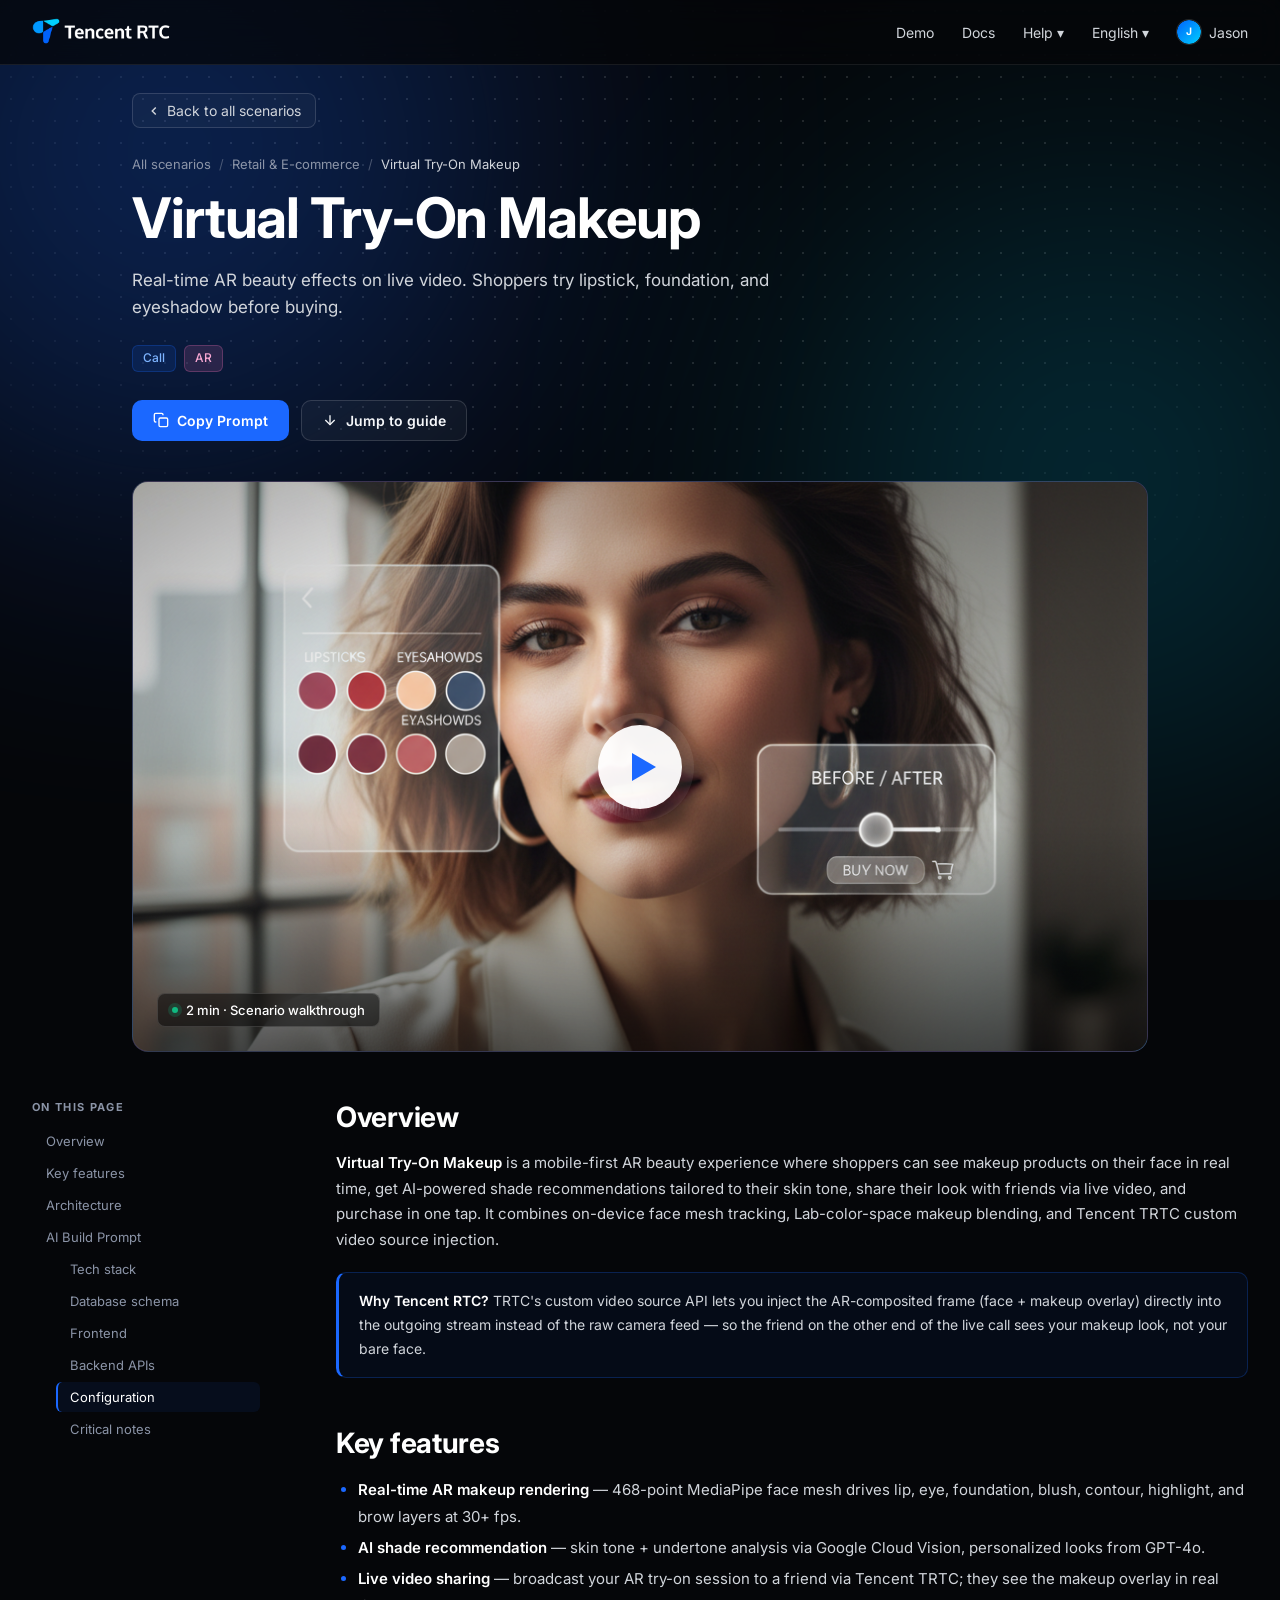
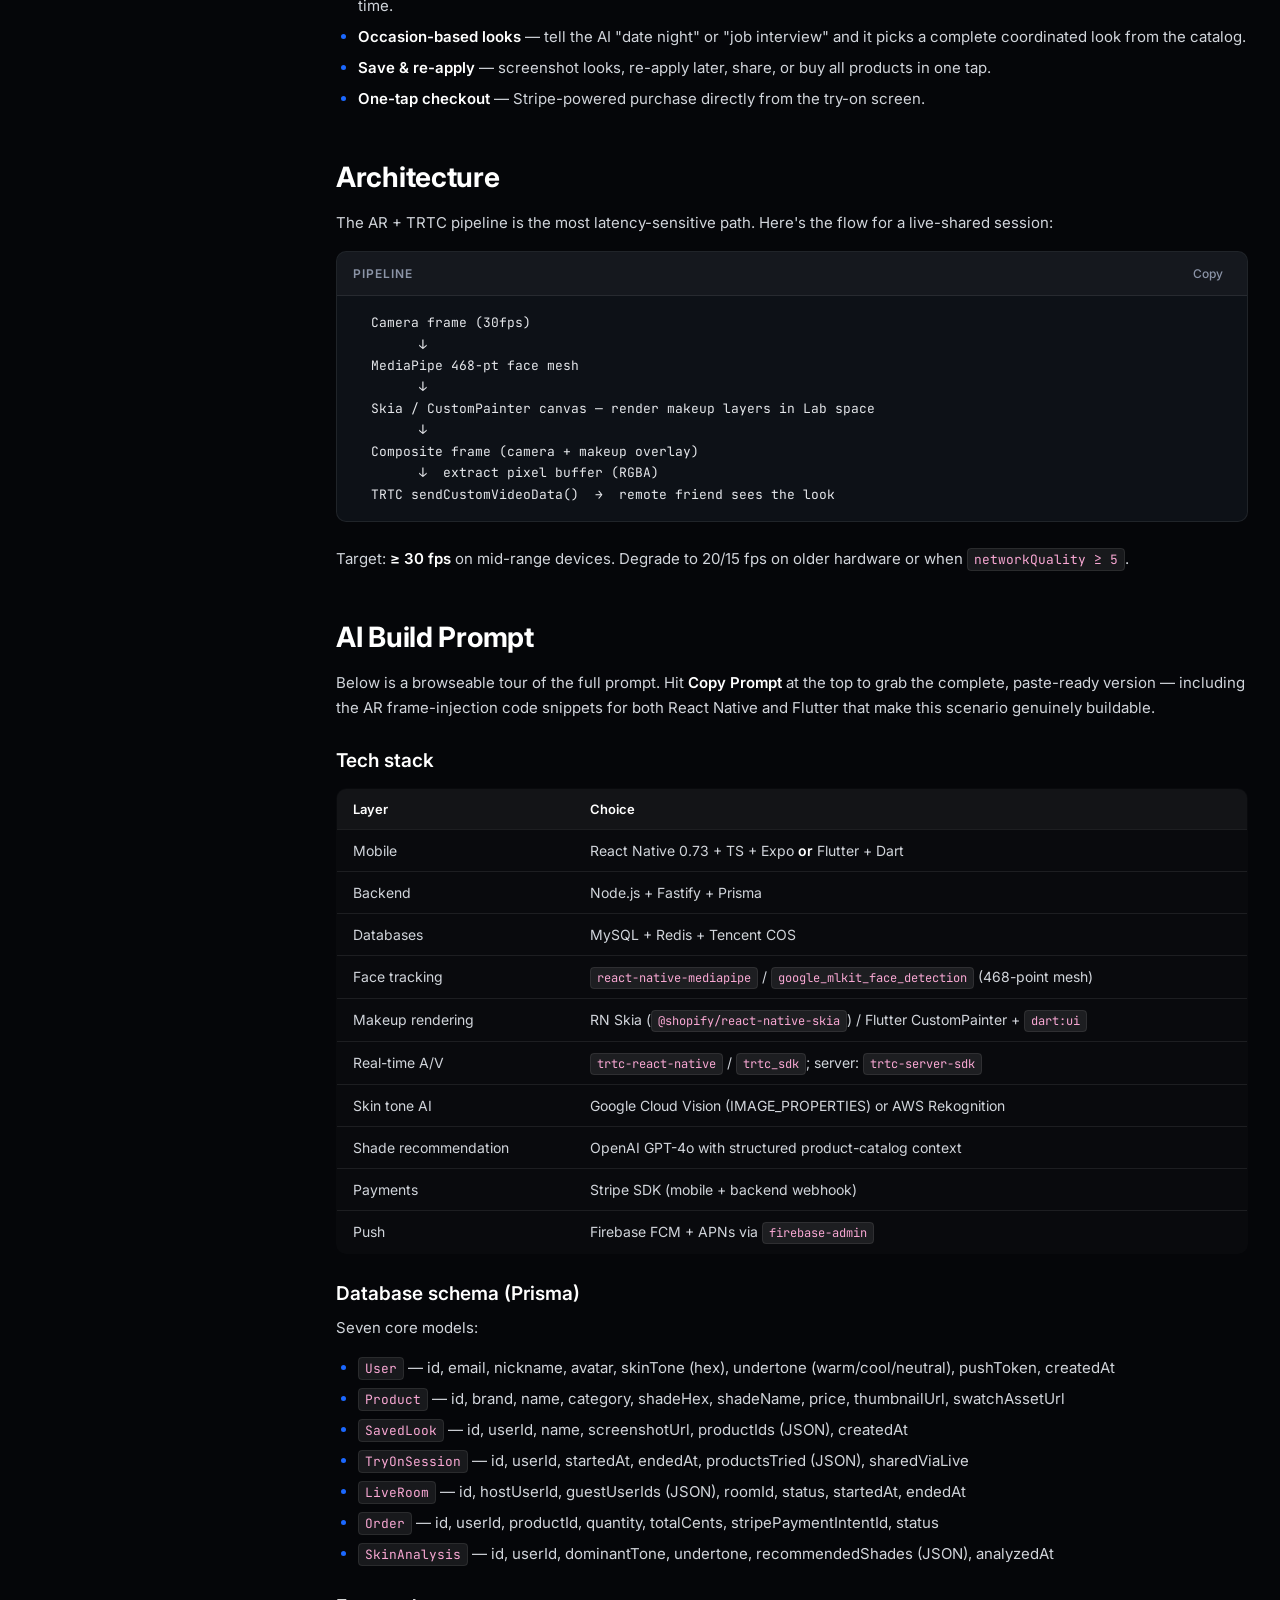
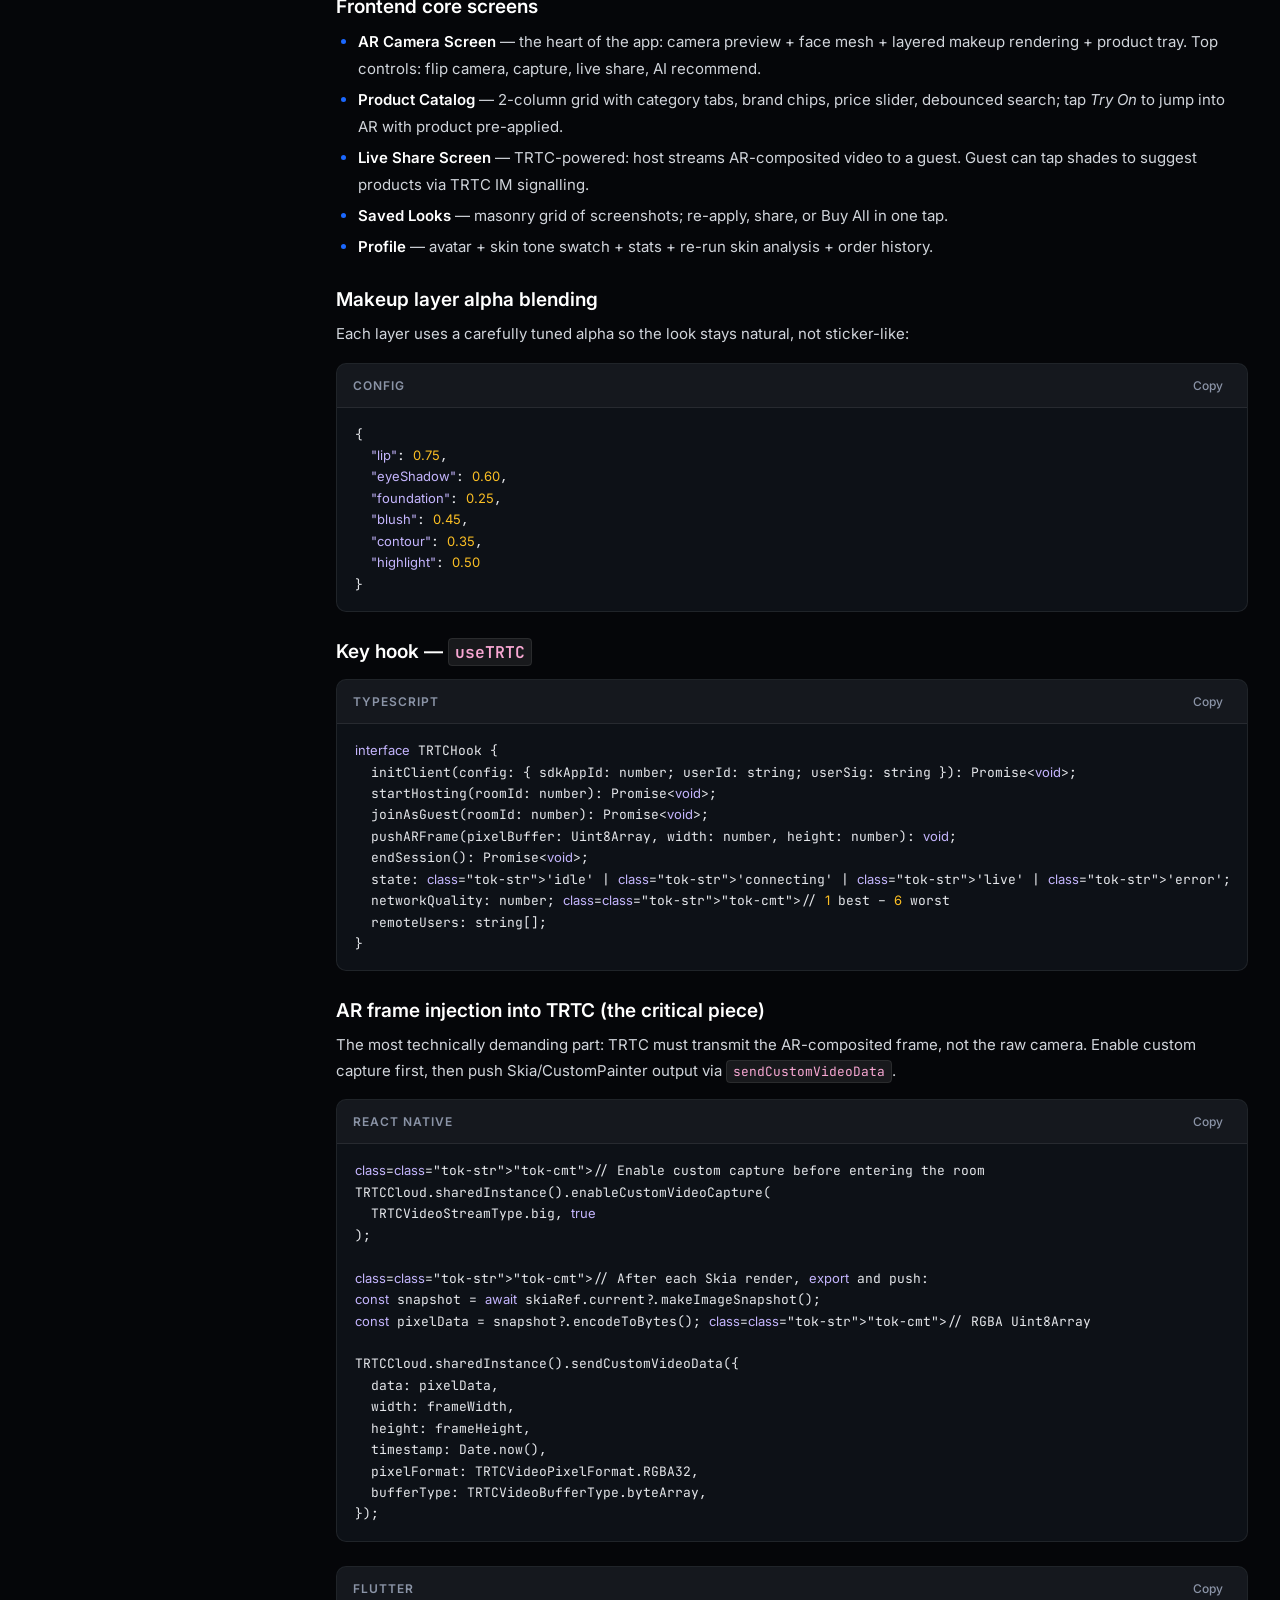
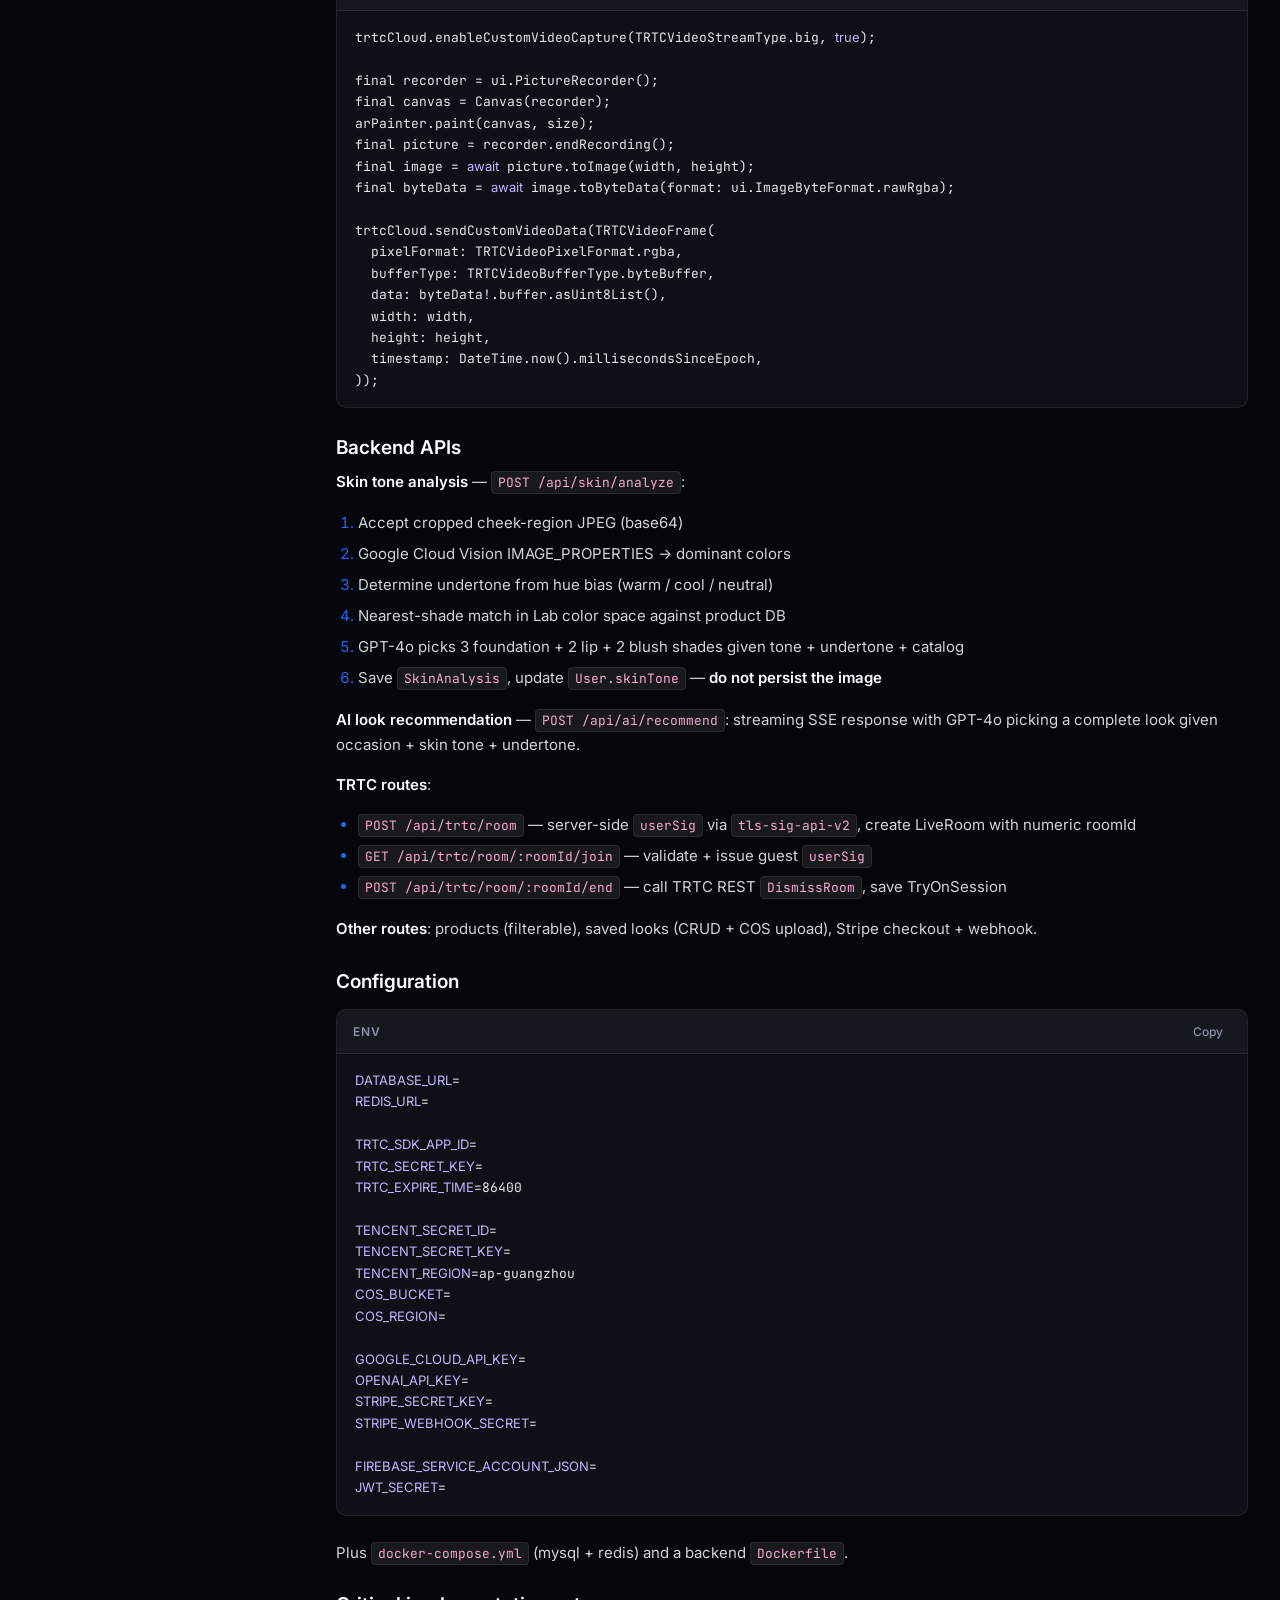
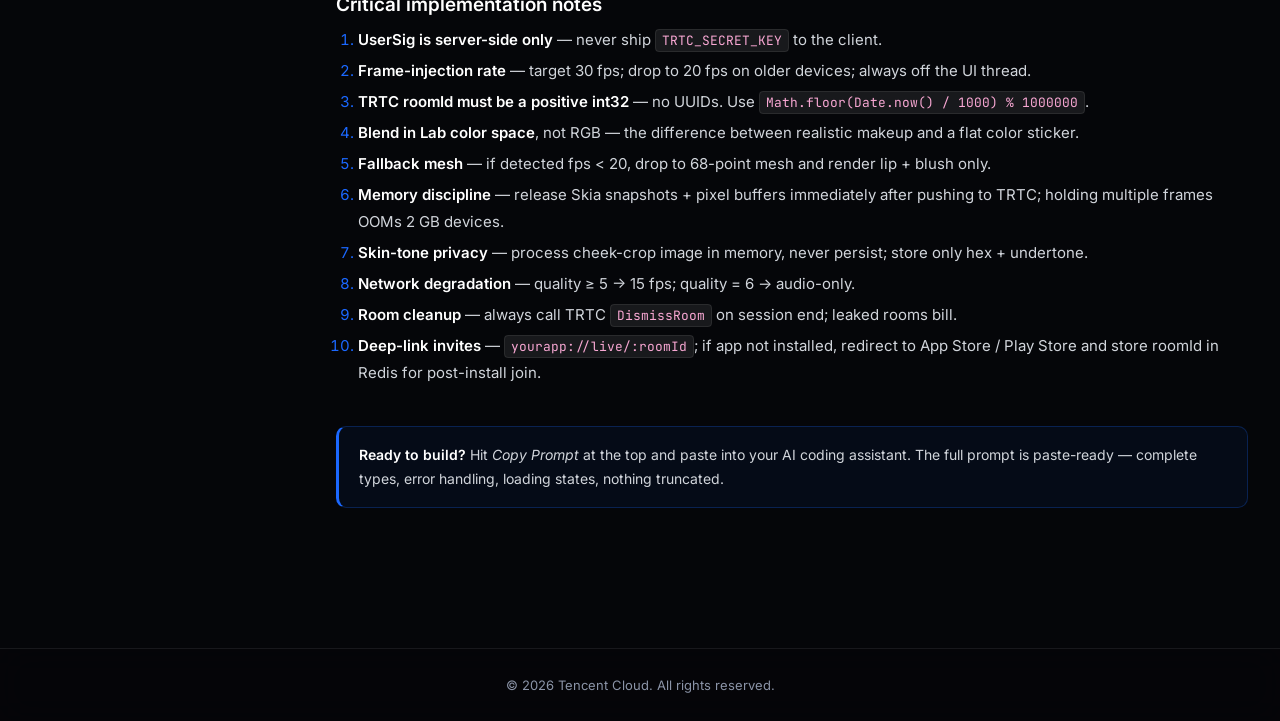
<file: detail/virtual-makeup.html>
<!DOCTYPE html>
<html lang="en">
<head>
<meta charset="UTF-8" />
<meta name="viewport" content="width=device-width, initial-scale=1.0" />
<title>Virtual Try-On Makeup · Tencent RTC</title>
<link rel="preconnect" href="https://fonts.googleapis.com">
<link rel="preconnect" href="https://fonts.gstatic.com" crossorigin>
<link href="https://fonts.googleapis.com/css2?family=Inter:wght@400;500;600;700;800&family=JetBrains+Mono:wght@400;500&display=swap" rel="stylesheet">
<link rel="stylesheet" href="../_shared/detail.css?v=4">
</head>
<body>

<div class="bg-layer" aria-hidden="true">
  <div class="bg-dots"></div>
  <div class="bg-blob blob-1"></div>
  <div class="bg-blob blob-2"></div>
</div>

<header class="site-header">
  <div class="inner">
    <a href="https://trtc.io" target="_blank" rel="noopener" class="logo-block" style="text-decoration:none;">
      <img src="../assets/logo.png" alt="Tencent RTC" class="site-logo" />
    </a>
    <nav class="header-nav">
      <a class="nav-link" href="#">Demo</a>
      <a class="nav-link" href="#">Docs</a>
      <a class="nav-link" href="#">Help &#9662;</a>
      <a class="nav-link" href="#">English &#9662;</a>
      <a class="nav-link user" href="#">
        <span class="avatar"><svg viewBox="0 0 28 28" xmlns="http://www.w3.org/2000/svg"><defs><linearGradient id="avatarGrad" x1="0" y1="0" x2="1" y2="1"><stop offset="0%" stop-color="#0062FB"/><stop offset="100%" stop-color="#00D0FF"/></linearGradient></defs><circle cx="14" cy="14" r="14" fill="url(#avatarGrad)"/><text x="14" y="18" text-anchor="middle" fill="#fff" font-size="12" font-weight="700" font-family="Inter,sans-serif">J</text></svg></span>
        Jason
      </a>
    </nav>
  </div>
</header>

<div class="back-bar">
  <a href="../index.html" class="back-link">
    <svg width="14" height="14" viewBox="0 0 24 24" fill="none" stroke="currentColor" stroke-width="2.5"><polyline points="15 18 9 12 15 6"/></svg>
    Back to all scenarios
  </a>
</div>

<section class="detail-hero">
  <div class="breadcrumb">
    <a href="../index.html">All scenarios</a>
    <span class="sep">/</span>
    <span>Retail &amp; E-commerce</span>
    <span class="sep">/</span>
    <span style="color:var(--ink-2);">Virtual Try-On Makeup</span>
  </div>
  <h1 class="detail-title">Virtual Try-On Makeup</h1>
  <p class="detail-sub">Real-time AR beauty effects on live video. Shoppers try lipstick, foundation, and eyeshadow before buying.</p>
  <div class="hero-tags">
    <span class="tag ">Call</span>
    <span class="tag tag-ai">AR</span>
  </div>
  <div class="hero-actions">
    <button id="copyPromptBtn" class="btn btn-primary">
      <svg viewBox="0 0 24 24" fill="none" stroke="currentColor" stroke-width="2"><rect x="9" y="9" width="13" height="13" rx="2"/><path d="M5 15H4a2 2 0 0 1-2-2V4a2 2 0 0 1 2-2h9a2 2 0 0 1 2 2v1"/></svg>
      Copy Prompt
    </button>
    <a href="#overview" class="btn btn-ghost">
      <svg viewBox="0 0 24 24" fill="none" stroke="currentColor" stroke-width="2"><line x1="12" y1="5" x2="12" y2="19"/><polyline points="19 12 12 19 5 12"/></svg>
      Jump to guide
    </a>
  </div>
</section>

<div class="video-box">
  <div class="video-player" role="button" tabindex="0" aria-label="Play scenario demo video">
    <div class="video-thumb">
      <img src="../assets/scenarios/virtual-makeup.png" alt="Virtual Try-On Makeup" />
    </div>
    <div class="play-btn"></div>
    <div class="video-caption">
      <span class="dot-live"></span>
      2 min · Scenario walkthrough
    </div>
  </div>
</div>

<div class="detail-main">
  <aside class="toc">
    <div class="toc-title">On this page</div>
    <ul>
      <li><a href="#overview">Overview</a></li>
      <li><a href="#features">Key features</a></li>
      <li><a href="#architecture">Architecture</a></li>
      <li><a href="#prompt">AI Build Prompt</a></li>
      <li class="sub"><a href="#tech-stack">Tech stack</a></li>
      <li class="sub"><a href="#schema">Database schema</a></li>
      <li class="sub"><a href="#frontend">Frontend</a></li>
      <li class="sub"><a href="#backend">Backend APIs</a></li>
      <li class="sub"><a href="#config">Configuration</a></li>
      <li class="sub"><a href="#notes">Critical notes</a></li>
    </ul>
  </aside>

  <main class="content">

    <h2 id="overview">Overview</h2>
    <p><strong>Virtual Try-On Makeup</strong> is a mobile-first AR beauty experience where shoppers can see
      makeup products on their face in real time, get AI-powered shade recommendations tailored to their skin
      tone, share their look with friends via live video, and purchase in one tap. It combines on-device face
      mesh tracking, Lab-color-space makeup blending, and Tencent TRTC custom video source injection.</p>
    <div class="callout">
      <strong>Why Tencent RTC?</strong> TRTC's custom video source API lets you inject the AR-composited
      frame (face + makeup overlay) directly into the outgoing stream instead of the raw camera feed —
      so the friend on the other end of the live call sees your makeup look, not your bare face.
    </div>

    <h2 id="features">Key features</h2>
    <ul>
      <li><strong>Real-time AR makeup rendering</strong> — 468-point MediaPipe face mesh drives lip, eye, foundation, blush, contour, highlight, and brow layers at 30+ fps.</li>
      <li><strong>AI shade recommendation</strong> — skin tone + undertone analysis via Google Cloud Vision, personalized looks from GPT-4o.</li>
      <li><strong>Live video sharing</strong> — broadcast your AR try-on session to a friend via Tencent TRTC; they see the makeup overlay in real time.</li>
      <li><strong>Occasion-based looks</strong> — tell the AI "date night" or "job interview" and it picks a complete coordinated look from the catalog.</li>
      <li><strong>Save &amp; re-apply</strong> — screenshot looks, re-apply later, share, or buy all products in one tap.</li>
      <li><strong>One-tap checkout</strong> — Stripe-powered purchase directly from the try-on screen.</li>
    </ul>

    <h2 id="architecture">Architecture</h2>
    <p>The AR + TRTC pipeline is the most latency-sensitive path. Here's the flow for a live-shared session:</p>
    <div class="code-block">
      <div class="code-block-header">
        <span class="code-block-lang">pipeline</span>
        <button class="copy-inline">Copy</button>
      </div>
<pre><code data-lang="text">  Camera frame (30fps)
        ↓
  MediaPipe 468-pt face mesh
        ↓
  Skia / CustomPainter canvas — render makeup layers in Lab space
        ↓
  Composite frame (camera + makeup overlay)
        ↓  extract pixel buffer (RGBA)
  TRTC sendCustomVideoData()  →  remote friend sees the look</code></pre>
    </div>
    <p>Target: <strong>≥ 30 fps</strong> on mid-range devices. Degrade to 20/15 fps on older hardware
       or when <code>networkQuality ≥ 5</code>.</p>

    <h2 id="prompt">AI Build Prompt</h2>
    <p>
      Below is a browseable tour of the full prompt. Hit <strong>Copy Prompt</strong> at the top to grab
      the complete, paste-ready version — including the AR frame-injection code snippets for both
      React Native and Flutter that make this scenario genuinely buildable.
    </p>

    <h3 id="tech-stack">Tech stack</h3>
    <table>
      <thead><tr><th>Layer</th><th>Choice</th></tr></thead>
      <tbody>
        <tr><td>Mobile</td><td>React Native 0.73 + TS + Expo <strong>or</strong> Flutter + Dart</td></tr>
        <tr><td>Backend</td><td>Node.js + Fastify + Prisma</td></tr>
        <tr><td>Databases</td><td>MySQL + Redis + Tencent COS</td></tr>
        <tr><td>Face tracking</td><td><code>react-native-mediapipe</code> / <code>google_mlkit_face_detection</code> (468-point mesh)</td></tr>
        <tr><td>Makeup rendering</td><td>RN Skia (<code>@shopify/react-native-skia</code>) / Flutter CustomPainter + <code>dart:ui</code></td></tr>
        <tr><td>Real-time A/V</td><td><code>trtc-react-native</code> / <code>trtc_sdk</code>; server: <code>trtc-server-sdk</code></td></tr>
        <tr><td>Skin tone AI</td><td>Google Cloud Vision (IMAGE_PROPERTIES) or AWS Rekognition</td></tr>
        <tr><td>Shade recommendation</td><td>OpenAI GPT-4o with structured product-catalog context</td></tr>
        <tr><td>Payments</td><td>Stripe SDK (mobile + backend webhook)</td></tr>
        <tr><td>Push</td><td>Firebase FCM + APNs via <code>firebase-admin</code></td></tr>
      </tbody>
    </table>

    <h3 id="schema">Database schema (Prisma)</h3>
    <p>Seven core models:</p>
    <ul>
      <li><code>User</code> — id, email, nickname, avatar, skinTone (hex), undertone (warm/cool/neutral), pushToken, createdAt</li>
      <li><code>Product</code> — id, brand, name, category, shadeHex, shadeName, price, thumbnailUrl, swatchAssetUrl</li>
      <li><code>SavedLook</code> — id, userId, name, screenshotUrl, productIds (JSON), createdAt</li>
      <li><code>TryOnSession</code> — id, userId, startedAt, endedAt, productsTried (JSON), sharedViaLive</li>
      <li><code>LiveRoom</code> — id, hostUserId, guestUserIds (JSON), roomId, status, startedAt, endedAt</li>
      <li><code>Order</code> — id, userId, productId, quantity, totalCents, stripePaymentIntentId, status</li>
      <li><code>SkinAnalysis</code> — id, userId, dominantTone, undertone, recommendedShades (JSON), analyzedAt</li>
    </ul>

    <h3 id="frontend">Frontend core screens</h3>
    <ul>
      <li><strong>AR Camera Screen</strong> — the heart of the app: camera preview + face mesh + layered makeup rendering + product tray. Top controls: flip camera, capture, live share, AI recommend.</li>
      <li><strong>Product Catalog</strong> — 2-column grid with category tabs, brand chips, price slider, debounced search; tap <em>Try On</em> to jump into AR with product pre-applied.</li>
      <li><strong>Live Share Screen</strong> — TRTC-powered: host streams AR-composited video to a guest. Guest can tap shades to suggest products via TRTC IM signalling.</li>
      <li><strong>Saved Looks</strong> — masonry grid of screenshots; re-apply, share, or Buy All in one tap.</li>
      <li><strong>Profile</strong> — avatar + skin tone swatch + stats + re-run skin analysis + order history.</li>
    </ul>

    <h3>Makeup layer alpha blending</h3>
    <p>Each layer uses a carefully tuned alpha so the look stays natural, not sticker-like:</p>
    <div class="code-block">
      <div class="code-block-header">
        <span class="code-block-lang">config</span>
        <button class="copy-inline">Copy</button>
      </div>
<pre><code data-lang="json">{
  "lip":        0.75,
  "eyeShadow":  0.60,
  "foundation": 0.25,
  "blush":      0.45,
  "contour":    0.35,
  "highlight":  0.50
}</code></pre>
    </div>

    <h3>Key hook — <code>useTRTC</code></h3>
    <div class="code-block">
      <div class="code-block-header">
        <span class="code-block-lang">TypeScript</span>
        <button class="copy-inline">Copy</button>
      </div>
<pre><code data-lang="typescript">interface TRTCHook {
  initClient(config: { sdkAppId: number; userId: string; userSig: string }): Promise&lt;void&gt;;
  startHosting(roomId: number): Promise&lt;void&gt;;
  joinAsGuest(roomId: number): Promise&lt;void&gt;;
  pushARFrame(pixelBuffer: Uint8Array, width: number, height: number): void;
  endSession(): Promise&lt;void&gt;;
  state: 'idle' | 'connecting' | 'live' | 'error';
  networkQuality: number; // 1 best – 6 worst
  remoteUsers: string[];
}</code></pre>
    </div>

    <h3>AR frame injection into TRTC (the critical piece)</h3>
    <p>The most technically demanding part: TRTC must transmit the AR-composited frame, not the raw camera.
       Enable custom capture first, then push Skia/CustomPainter output via <code>sendCustomVideoData</code>.</p>

    <div class="code-block">
      <div class="code-block-header">
        <span class="code-block-lang">React Native</span>
        <button class="copy-inline">Copy</button>
      </div>
<pre><code data-lang="typescript">// Enable custom capture before entering the room
TRTCCloud.sharedInstance().enableCustomVideoCapture(
  TRTCVideoStreamType.big, true
);

// After each Skia render, export and push:
const snapshot = await skiaRef.current?.makeImageSnapshot();
const pixelData = snapshot?.encodeToBytes(); // RGBA Uint8Array

TRTCCloud.sharedInstance().sendCustomVideoData({
  data: pixelData,
  width: frameWidth,
  height: frameHeight,
  timestamp: Date.now(),
  pixelFormat: TRTCVideoPixelFormat.RGBA32,
  bufferType: TRTCVideoBufferType.byteArray,
});</code></pre>
    </div>

    <div class="code-block">
      <div class="code-block-header">
        <span class="code-block-lang">Flutter</span>
        <button class="copy-inline">Copy</button>
      </div>
<pre><code data-lang="typescript">trtcCloud.enableCustomVideoCapture(TRTCVideoStreamType.big, true);

final recorder = ui.PictureRecorder();
final canvas = Canvas(recorder);
arPainter.paint(canvas, size);
final picture = recorder.endRecording();
final image = await picture.toImage(width, height);
final byteData = await image.toByteData(format: ui.ImageByteFormat.rawRgba);

trtcCloud.sendCustomVideoData(TRTCVideoFrame(
  pixelFormat: TRTCVideoPixelFormat.rgba,
  bufferType: TRTCVideoBufferType.byteBuffer,
  data: byteData!.buffer.asUint8List(),
  width: width,
  height: height,
  timestamp: DateTime.now().millisecondsSinceEpoch,
));</code></pre>
    </div>

    <h3 id="backend">Backend APIs</h3>
    <p><strong>Skin tone analysis</strong> — <code>POST /api/skin/analyze</code>:</p>
    <ol>
      <li>Accept cropped cheek-region JPEG (base64)</li>
      <li>Google Cloud Vision IMAGE_PROPERTIES → dominant colors</li>
      <li>Determine undertone from hue bias (warm / cool / neutral)</li>
      <li>Nearest-shade match in Lab color space against product DB</li>
      <li>GPT-4o picks 3 foundation + 2 lip + 2 blush shades given tone + undertone + catalog</li>
      <li>Save <code>SkinAnalysis</code>, update <code>User.skinTone</code> &mdash; <strong>do not persist the image</strong></li>
    </ol>

    <p><strong>AI look recommendation</strong> — <code>POST /api/ai/recommend</code>:
       streaming SSE response with GPT-4o picking a complete look given occasion + skin tone + undertone.</p>

    <p><strong>TRTC routes</strong>:</p>
    <ul>
      <li><code>POST /api/trtc/room</code> — server-side <code>userSig</code> via <code>tls-sig-api-v2</code>, create LiveRoom with numeric roomId</li>
      <li><code>GET /api/trtc/room/:roomId/join</code> — validate + issue guest <code>userSig</code></li>
      <li><code>POST /api/trtc/room/:roomId/end</code> — call TRTC REST <code>DismissRoom</code>, save TryOnSession</li>
    </ul>

    <p><strong>Other routes</strong>: products (filterable), saved looks (CRUD + COS upload), Stripe checkout + webhook.</p>

    <h3 id="config">Configuration</h3>
    <div class="code-block">
      <div class="code-block-header">
        <span class="code-block-lang">env</span>
        <button class="copy-inline">Copy</button>
      </div>
<pre><code data-lang="env">DATABASE_URL=
REDIS_URL=

TRTC_SDK_APP_ID=
TRTC_SECRET_KEY=
TRTC_EXPIRE_TIME=86400

TENCENT_SECRET_ID=
TENCENT_SECRET_KEY=
TENCENT_REGION=ap-guangzhou
COS_BUCKET=
COS_REGION=

GOOGLE_CLOUD_API_KEY=
OPENAI_API_KEY=
STRIPE_SECRET_KEY=
STRIPE_WEBHOOK_SECRET=

FIREBASE_SERVICE_ACCOUNT_JSON=
JWT_SECRET=</code></pre>
    </div>
    <p>Plus <code>docker-compose.yml</code> (mysql + redis) and a backend <code>Dockerfile</code>.</p>

    <h3 id="notes">Critical implementation notes</h3>
    <ol>
      <li><strong>UserSig is server-side only</strong> &mdash; never ship <code>TRTC_SECRET_KEY</code> to the client.</li>
      <li><strong>Frame-injection rate</strong> &mdash; target 30 fps; drop to 20 fps on older devices; always off the UI thread.</li>
      <li><strong>TRTC roomId must be a positive int32</strong> &mdash; no UUIDs. Use <code>Math.floor(Date.now() / 1000) % 1000000</code>.</li>
      <li><strong>Blend in Lab color space</strong>, not RGB &mdash; the difference between realistic makeup and a flat color sticker.</li>
      <li><strong>Fallback mesh</strong> &mdash; if detected fps &lt; 20, drop to 68-point mesh and render lip + blush only.</li>
      <li><strong>Memory discipline</strong> &mdash; release Skia snapshots + pixel buffers immediately after pushing to TRTC; holding multiple frames OOMs 2 GB devices.</li>
      <li><strong>Skin-tone privacy</strong> &mdash; process cheek-crop image in memory, never persist; store only hex + undertone.</li>
      <li><strong>Network degradation</strong> &mdash; quality ≥ 5 → 15 fps; quality = 6 → audio-only.</li>
      <li><strong>Room cleanup</strong> &mdash; always call TRTC <code>DismissRoom</code> on session end; leaked rooms bill.</li>
      <li><strong>Deep-link invites</strong> &mdash; <code>yourapp://live/:roomId</code>; if app not installed, redirect to App Store / Play Store and store roomId in Redis for post-install join.</li>
    </ol>

    <div class="callout" style="margin-top:40px;">
      <strong>Ready to build?</strong> Hit <em>Copy Prompt</em> at the top and paste into your AI coding
      assistant. The full prompt is paste-ready &mdash; complete types, error handling, loading states,
      nothing truncated.
    </div>

  </main>
</div>

<script type="text/plain" id="rawPrompt">
You are a senior full-stack mobile engineer. Build me a complete Virtual Makeup Try-On mobile app with real-time AR makeup rendering, an AI-powered shade recommendation engine, and live video sharing using Tencent TRTC — so users can try on makeup through their camera, share their look with friends in a live call, and purchase products in one tap.

---

## Tech Stack

**Mobile (choose one):**
- React Native 0.73 + TypeScript + Expo
- OR Flutter + Dart

**Backend:** Node.js + Fastify + Prisma ORM

**Databases:**
- MySQL — users, products, saved looks, orders
- Redis — session cache, product catalog cache
- Tencent COS — 3D swatch assets, look screenshots, user-uploaded photos

**AR / Face tracking (on-device):**
- React Native: `react-native-mediapipe` or `vision-camera-face-detector` (MediaPipe 468-point face mesh, 60 fps)
- Flutter: `google_mlkit_face_detection` + custom OpenGL renderer

**Makeup rendering:**
- Render AR makeup directly onto the camera preview using the face mesh landmarks
- Support layers: lip color, eye shadow, eyeliner, mascara, foundation, blush, contour, highlighter, eyebrow fill
- Each layer uses alpha-blended color overlays mapped to the face mesh region polygons
- Blend modes: multiply (foundation/contour), screen (highlight), normal (lip/eye)

**AI / Cloud:**
- Skin tone analysis: Google Cloud Vision API or AWS Rekognition (detect dominant skin tone from selfie)
- Shade recommendation: OpenAI GPT-4o with a structured product catalog context
- Background removal (optional): `rembg` Python microservice or Tencent Cloud CI

**Real-time A/V:** Tencent TRTC
- Mobile SDK: `trtc-react-native` (RN) or `trtc_sdk` (Flutter)
- Custom video source: inject AR-composited camera frames into TRTC instead of raw camera feed
- Backend room management: `trtc-server-sdk` (Node.js)

**Push Notifications:** Firebase FCM + APNs (`firebase-admin`)
**Payments:** Stripe SDK (mobile + backend)

---

## Database Schema (Prisma)

Generate `prisma/schema.prisma` with these models:

- `User` — id, email, nickname, avatar, skinTone (hex), undertone (warm/cool/neutral), pushToken, createdAt
- `Product` — id, brand, name, category (lip/eye/foundation/blush/contour/highlight/brow), shadeHex, shadeName, price, thumbnailUrl, swatchAssetUrl, createdAt
- `SavedLook` — id, userId, name, screenshotUrl, productIds (JSON array), createdAt
- `TryOnSession` — id, userId, startedAt, endedAt, productsTried (JSON), sharedViaLive (bool)
- `LiveRoom` — id, hostUserId, guestUserIds (JSON), roomId (TRTC), status (active/ended), startedAt, endedAt
- `Order` — id, userId, productId, quantity, totalCents, stripePaymentIntentId, status, createdAt
- `SkinAnalysis` — id, userId, dominantTone, undertone, recommendedShades (JSON), analyzedAt

---

## Project Structure

Generate full directory trees for both frontend and backend, then output all file contents.

---

## Frontend — Core Screens

### 1. AR Camera Screen (`ARCameraScreen`) — the main screen

This is the heart of the app. It must run at ≥30 fps on a mid-range device.

**Camera layer:**
- Full-screen camera preview (front-facing by default)
- Use `react-native-vision-camera` (RN) or `camera_awesome` (Flutter) for raw frame access
- Apply face mesh detection on each frame using MediaPipe

**AR makeup rendering:**
- For each active makeup product, map its color onto the corresponding face mesh region:
  - Lips → landmarks 0, 267, 269, 270, 409, 291, 375, 321, 405, 314, 17, 84, 181, 91, 146
  - Upper eyelid → landmarks 33, 160, 158, 133, 153, 144 (left), mirrored for right
  - Foundation → full face polygon minus eyes/brows/lips (use convex hull of outer face landmarks)
  - Blush → cheek landmarks (50, 205 area left; 280, 425 area right)
  - Contour → jawline + forehead edge landmarks
  - Highlight → nose bridge + brow bone landmarks
- Render overlays using Canvas API (RN Skia `@shopify/react-native-skia`) or Flutter's CustomPainter with `dart:ui`
- Alpha per layer: lip 0.75, eye shadow 0.6, foundation 0.25, blush 0.45, contour 0.35, highlight 0.5

**Bottom product tray:**
- Horizontally scrollable tray of active category tabs (Lips / Eyes / Face / Brows)
- Under each tab: shade swatches as circles (diameter 36 px) showing `shadeHex` color
- Tap a swatch → instantly apply that shade to the AR layer; long-press → show product detail sheet
- "None" swatch (white with X) at the start of each row to clear that category

**Top controls:**
- Flip camera button (front ↔ rear)
- Capture button → screenshot the AR-composited frame → save to `SavedLook` and COS
- Live share button → starts TRTC room (see TRTC section)
- AI Recommend button → calls `/api/ai/recommend` with current skin tone → auto-applies suggested look

**Skin tone detection flow (first launch only):**
1. Ask user to hold still for 3 seconds
2. Capture a frame, crop to cheek region (landmark 205/425 bounding box)
3. POST to `/api/skin/analyze` → receive `{ dominantTone, undertone, recommendedShades }`
4. Store in `SkinAnalysis` table + update `User.skinTone`

---

### 2. Product Catalog Screen (`CatalogScreen`)

- Filter bar: category tabs + brand filter chips + price range slider
- Grid of product cards (2-column): swatch circle + product name + brand + price + "Try On" button
- Tap "Try On" → navigates to ARCameraScreen with that product pre-applied
- Search bar with debounce (300 ms) → calls `GET /api/products?q=&category=&brand=`

---

### 3. Live Share Screen (`LiveScreen`) — TRTC integration

This screen lets a host broadcast their AR try-on session to a friend (guest) in real time. **The key technical requirement is that TRTC must transmit the AR-composited video frame, not the raw camera feed.**

**Host flow:**
1. Tap "Start Live" → call `POST /api/trtc/room` → receive `{ sdkAppId, userId, userSig, roomId }`
2. Initialize TRTC client with those credentials
3. **Custom video source injection** — instead of letting TRTC capture from camera directly:
   - After each AR-composited frame is rendered on the canvas/Skia surface, extract it as a pixel buffer
   - Feed the pixel buffer into TRTC via `setLocalVideoCustomProcess` (RN) or `enableCustomVideoCapture` (Flutter)
   - This ensures the guest sees the makeup overlay, not the raw camera
4. Start publishing: `trtcCloud.startPublishing(streamId, TRTCVideoStreamType.big)`
5. Share the `roomId` link with a friend (deep link or copy)
6. UI: full-screen AR preview + guest video in a 120×160 px pip in the corner + live comment bar at bottom

**Guest flow:**
1. Open shared link → deep link opens app → call `GET /api/trtc/room/:roomId/join` → receive credentials
2. Join room as `audience` role
3. Subscribe to host remote stream → display full-screen
4. Guest sees host's AR makeup look in real time
5. Guest can tap shade swatches to suggest products → sends a signalling message to host via TRTC IM

**TRTC hooks — `hooks/useTRTC.ts`:**
```typescript
interface TRTCHook {
  initClient(config: { sdkAppId: number; userId: string; userSig: string }): Promise<void>;
  startHosting(roomId: number): Promise<void>;
  joinAsGuest(roomId: number): Promise<void>;
  pushARFrame(pixelBuffer: Uint8Array, width: number, height: number): void;
  endSession(): Promise<void>;
  state: 'idle' | 'connecting' | 'live' | 'error';
  networkQuality: number; // 1 best – 6 worst
  remoteUsers: string[];
}
```

**Network degradation:** if `networkQuality ≥ 5`, reduce AR frame injection rate from 30 fps to 15 fps and notify the host with a banner.

---

### 4. Saved Looks Screen (`SavedLooksScreen`)

- Masonry grid of screenshot thumbnails
- Tap a look card → expand modal showing: full screenshot + list of products used + "Re-apply" button + "Share" button + "Buy All" button
- "Re-apply" → navigates to ARCameraScreen and reloads all products from that look
- "Buy All" → adds all products in the look to cart

---

### 5. Profile Screen (`ProfileScreen`)

- Avatar + nickname + skin tone swatch (colored circle showing `skinTone` hex)
- Stats row: Looks saved / Products tried / Live sessions
- Re-run skin analysis button
- Notification preferences toggle
- Order history list

---

## Backend — API Routes

### Auth
- `POST /api/auth/register` — email + password → JWT
- `POST /api/auth/login` → JWT
- `GET /api/auth/me` → current user profile + skin analysis

### Products
- `GET /api/products` — query params: `q`, `category`, `brand`, `minPrice`, `maxPrice`, `page`, `limit`
- `GET /api/products/:id` — single product with swatch asset URL

### Skin Analysis
`POST /api/skin/analyze`
- Accepts: `{ imageBase64: string }` (cropped cheek region JPEG)
- Processing:
  1. Send to Google Cloud Vision API's `IMAGE_PROPERTIES` feature → extract dominant colors
  2. Determine undertone: if dominant hue is warm (red/yellow bias) → "warm", cool (pink/blue) → "cool"
  3. Match dominant hex to nearest shades in product DB (Euclidean distance in Lab color space)
  4. Call GPT-4o with structured prompt: given skin tone hex + undertone, suggest 3 foundation shades, 2 lip shades, 2 blush shades from the product catalog (pass product list as JSON)
  5. Save `SkinAnalysis` record, update `User.skinTone`
- Returns: `{ dominantTone, undertone, recommendedShades: Product[] }`

### AI Look Recommendation
`POST /api/ai/recommend`
- Body: `{ occasion: string, skinTone: string, undertone: string, preferences?: string }`
- GPT-4o prompt: given the occasion, skin tone, and undertone, pick one complete look from the product catalog. Return JSON: `{ look: { lip: ProductId, eyeShadow: ProductId, foundation: ProductId, blush: ProductId, highlight: ProductId }, rationale: string }`
- Response is streamed back (SSE) so the app can show the rationale as it generates

### TRTC
`POST /api/trtc/room`
- Generate `userSig` server-side using `tls-sig-api-v2` — never expose `secretKey` to the client
- Create `LiveRoom` record with a new numeric `roomId` (use `Date.now() % 1000000` to stay within TRTC's int32 range)
- Return: `{ sdkAppId, userId, userSig, roomId }`

`GET /api/trtc/room/:roomId/join`
- Validate room exists and is active
- Generate `userSig` for the joining user
- Return: `{ sdkAppId, userId, userSig, roomId }`

`POST /api/trtc/room/:roomId/end`
- Call TRTC REST API `DismissRoom` (`POST https://trtc.tencentcloudapi.com` action `DismissRoom`)
- Update `LiveRoom.status = 'ended'`, set `endedAt`
- Save `TryOnSession` record

### Saved Looks
- `POST /api/looks` — save a look: `{ name, screenshotBase64, productIds }` → upload screenshot to COS → save `SavedLook`
- `GET /api/looks` — list current user's saved looks
- `DELETE /api/looks/:id`

### Orders
- `POST /api/orders/checkout` — create Stripe PaymentIntent for a list of product IDs → return `clientSecret`
- `POST /api/orders/webhook` — Stripe webhook → update `Order.status` on payment success

---

## AR Frame Injection into TRTC — Critical Implementation Detail

This is the most technically complex part of the app. The AR-composited frame must be routed into TRTC instead of the raw camera frame.

**React Native (Skia + Vision Camera + TRTC):**
```typescript
// After each Skia canvas render, export the frame:
const snapshot = await skiaRef.current?.makeImageSnapshot();
const pixelData = snapshot?.encodeToBytes(); // Uint8Array of RGBA pixels

// Push into TRTC custom video source:
TRTCCloud.sharedInstance().sendCustomVideoData({
  data: pixelData,
  width: frameWidth,
  height: frameHeight,
  timestamp: Date.now(),
  pixelFormat: TRTCVideoPixelFormat.RGBA32,
  bufferType: TRTCVideoBufferType.byteArray,
});
```

**Flutter (CustomPainter + TRTC SDK):**
```dart
// After painting the AR overlay, convert to bytes:
final recorder = ui.PictureRecorder();
final canvas = Canvas(recorder);
arPainter.paint(canvas, size);
final picture = recorder.endRecording();
final image = await picture.toImage(width, height);
final byteData = await image.toByteData(format: ui.ImageByteFormat.rawRgba);

// Push into TRTC:
trtcCloud.sendCustomVideoData(TRTCVideoFrame(
  pixelFormat: TRTCVideoPixelFormat.rgba,
  bufferType: TRTCVideoBufferType.byteBuffer,
  data: byteData!.buffer.asUint8List(),
  width: width,
  height: height,
  timestamp: DateTime.now().millisecondsSinceEpoch,
));
```

Enable custom capture before entering the room:
```typescript
// RN
TRTCCloud.sharedInstance().enableCustomVideoCapture(TRTCVideoStreamType.big, true);
// Flutter
trtcCloud.enableCustomVideoCapture(TRTCVideoStreamType.big, true);
```

---

## Configuration Files to Generate

`.env.example`:
```
DATABASE_URL=
REDIS_URL=

TRTC_SDK_APP_ID=
TRTC_SECRET_KEY=
TRTC_EXPIRE_TIME=86400

TENCENT_SECRET_ID=
TENCENT_SECRET_KEY=
TENCENT_REGION=ap-guangzhou
COS_BUCKET=
COS_REGION=

GOOGLE_CLOUD_API_KEY=
OPENAI_API_KEY=
STRIPE_SECRET_KEY=
STRIPE_WEBHOOK_SECRET=

FIREBASE_SERVICE_ACCOUNT_JSON=
JWT_SECRET=
```

Also generate:
- `docker-compose.yml` — services: `mysql`, `redis`
- `Dockerfile` for the backend API

---

## Critical Implementation Notes

1. **TRTC UserSig** — always generated server-side with `tls-sig-api-v2`. Never send `secretKey` to the client under any circumstances.

2. **AR frame injection rate** — target 30 fps. On older devices, detect frame drop and reduce to 20 fps. Always inject frames on a background thread / isolate; never block the UI thread.

3. **TRTC roomId must be a positive integer ≤ 2,147,483,647** — do not use UUID strings. Generate with `Math.floor(Date.now() / 1000) % 1000000` to stay safely within range.

4. **Color space for makeup rendering** — work in Lab color space for blending and shade matching (more perceptually uniform than RGB). Convert product `shadeHex` → Lab at render time; blend overlays in Lab; convert back to RGB for display.

5. **MediaPipe face mesh on low-end devices** — if detected fps < 20, fall back from 468-point mesh to 68-point mesh (faster) and only render lip and blush layers.

6. **Memory management** — release Skia image snapshots and pixel buffers immediately after pushing to TRTC. Holding multiple frame buffers in memory will cause OOM crashes on 2 GB RAM devices.

7. **Skin tone privacy** — the cheek-crop image sent to `/api/skin/analyze` must NOT be stored server-side. Process in memory and discard. Only store the computed `dominantTone` hex and `undertone` string.

8. **Network degradation in live share** — when `networkQuality ≥ 5`, reduce AR injection to 15 fps and show a "Poor connection" banner. At quality 6, pause video and send audio-only.

9. **TRTC room cleanup** — always call `DismissRoom` via REST API when the host ends a session. Rooms left open incur billing charges.

10. **Deep link for live share invitation** — use `yourapp://live/:roomId` universal link format. When a guest opens the link and the app is not installed, redirect to App Store / Play Store with the `roomId` stored in a short-lived Redis key so they can join after install.

---

Output complete, runnable code for every file. Include full TypeScript (or Dart) types, error handling, and loading states throughout. Do not truncate any file.

</script>

<footer class="site-footer">
  &copy; 2026 Tencent Cloud. All rights reserved.
</footer>

<script src="../_shared/detail.js?v=4"></script>
</body>
</html>
</file>
<file: _shared/detail.css>
/* ============ Detail page shared styles ============ */
:root{
  --brand:#1B68FF;
  --brand-hover:#0F56E6;
  --ink:#F5F7FA;
  --ink-2:#D1D5DB;
  --muted:#8B94A7;
  --line:rgba(255,255,255,.08);
  --line-2:rgba(255,255,255,.14);
  --bg:#050609;
  --surface:rgba(255,255,255,.03);
  --code-bg:#0D1117;
}
*{font-family:'Inter',system-ui,-apple-system,'Segoe UI',Roboto,sans-serif;box-sizing:border-box;}
html,body{background:var(--bg);color:var(--ink);margin:0;scroll-behavior:smooth;}
body{position:relative;min-height:100vh;overflow-x:hidden;}

/* ---- Ambient background (lighter than homepage) ---- */
.bg-layer{position:fixed;inset:0;z-index:0;pointer-events:none;overflow:hidden;background:#050609;}
body > *:not(.bg-layer){position:relative;z-index:1;}
.site-header{z-index:40;}
.bg-dots{
  position:absolute;inset:0;
  background-image:radial-gradient(rgba(255,255,255,.12) 1.2px,transparent 1.2px);
  background-size:22px 22px;
  mask-image:radial-gradient(ellipse 80% 70% at 50% 20%, black 40%, transparent 85%);
  -webkit-mask-image:radial-gradient(ellipse 80% 70% at 50% 20%, black 40%, transparent 85%);
}
.bg-blob{position:absolute;border-radius:50%;filter:blur(140px);}
.blob-1{width:700px;height:700px;background:#1B68FF;left:-180px;top:-200px;opacity:.28;}
.blob-2{width:600px;height:600px;background:#00D0FF;right:-120px;top:20%;opacity:.18;}

/* ---- Header ---- */
.site-header{
  position:sticky;top:0;
  background:rgba(5,6,9,.75);
  backdrop-filter:blur(16px);-webkit-backdrop-filter:blur(16px);
  border-bottom:1px solid var(--line);
}
.site-header .inner{
  max-width:1280px;margin:0 auto;padding:0 32px;height:64px;
  display:flex;align-items:center;justify-content:space-between;gap:16px;
}
.logo-block{display:flex;align-items:center;gap:8px;}
.logo-tri{width:26px;height:26px;}
.site-logo{height:28px;width:auto;display:block;}
.site-title{color:#fff;font-weight:600;font-size:15px;letter-spacing:-.01em;}

.header-nav{display:flex;align-items:center;gap:28px;}
.nav-link{
  color:var(--ink-2);font-size:14px;font-weight:400;
  text-decoration:none;transition:color .2s ease;
}
.nav-link:hover{color:#fff;}
.nav-link.user{display:inline-flex;align-items:center;gap:8px;}
.avatar{
  display:inline-flex;width:24px;height:24px;border-radius:50%;overflow:hidden;
  box-shadow:0 0 0 1px rgba(255,255,255,.14);
}
.avatar svg{width:100%;height:100%;display:block;}

/* ---- Back bar (above hero, outside header) ---- */
.back-bar{
  max-width:1080px;margin:0 auto;
  padding:28px 32px 0;
}
.back-link{
  color:var(--ink-2);font-size:14px;
  display:inline-flex;align-items:center;gap:6px;
  padding:8px 14px;border-radius:8px;
  border:1px solid var(--line-2);background:rgba(255,255,255,.03);
  transition:all .2s ease;text-decoration:none;
}
.back-link:hover{color:#fff;border-color:rgba(27,104,255,.5);background:rgba(27,104,255,.08);}

/* ---- Hero section ---- */
.detail-hero{max-width:1080px;margin:0 auto;padding:28px 32px 40px;}
.breadcrumb{color:var(--muted);font-size:13px;display:flex;gap:8px;align-items:center;}
.breadcrumb a{color:var(--muted);text-decoration:none;}
.breadcrumb a:hover{color:var(--ink-2);}
.breadcrumb .sep{opacity:.5;}
.detail-title{
  margin:16px 0 12px;
  font-size:clamp(36px,5vw,56px);font-weight:700;letter-spacing:-.02em;
  color:#fff;line-height:1.1;
}
.detail-sub{color:var(--ink-2);font-size:17px;line-height:1.6;max-width:720px;}
.hero-tags{display:flex;gap:8px;flex-wrap:wrap;margin-top:24px;}
.tag{
  display:inline-flex;align-items:center;padding:4px 10px;border-radius:6px;
  font-size:12px;font-weight:500;line-height:1.4;
  background:rgba(27,104,255,.12);color:#7DB4FF;
  border:1px solid rgba(27,104,255,.25);
}
.tag-ai{background:rgba(244,114,182,.14);color:#F9A8D4;border-color:rgba(244,114,182,.26);}
.tag-live{background:rgba(52,211,153,.12);color:#6EE7B7;border-color:rgba(52,211,153,.22);}
.tag-conf{background:rgba(167,139,250,.14);color:#C4B5FD;border-color:rgba(167,139,250,.25);}
.tag-chat{background:rgba(251,146,60,.14);color:#FDBA74;border-color:rgba(251,146,60,.25);}

/* ---- Action buttons row ---- */
.hero-actions{display:flex;gap:12px;margin-top:28px;flex-wrap:wrap;}
.btn{
  display:inline-flex;align-items:center;gap:8px;
  padding:11px 20px;border-radius:10px;
  font-size:14px;font-weight:600;cursor:pointer;
  border:1px solid transparent;transition:all .2s ease;
  text-decoration:none;
}
.btn-primary{background:var(--brand);color:#fff;}
.btn-primary:hover{background:var(--brand-hover);}
.btn-ghost{
  background:rgba(255,255,255,.04);color:var(--ink);
  border-color:var(--line-2);
}
.btn-ghost:hover{border-color:rgba(27,104,255,.5);color:#fff;background:rgba(27,104,255,.08);}
.btn svg{width:16px;height:16px;}
.btn.copied{background:#10B981;color:#fff;}

/* ---- Video player placeholder ---- */
.video-box{
  max-width:1080px;margin:0 auto;padding:0 32px;
}
.video-player{
  position:relative;aspect-ratio:16/9;
  border-radius:16px;overflow:hidden;
  border:1px solid var(--line-2);
  background:linear-gradient(135deg,#0F1A33 0%,#1A1033 50%,#0F2A4D 100%);
  cursor:pointer;
  display:flex;align-items:center;justify-content:center;
  transition:transform .3s ease, box-shadow .3s ease;
}
.video-player:hover{transform:translateY(-2px);box-shadow:0 24px 60px -20px rgba(27,104,255,.4);}
.video-player::before{
  content:"";position:absolute;inset:0;
  background:
    radial-gradient(ellipse at center, rgba(0,0,0,0) 40%, rgba(0,0,0,.35) 100%),
    linear-gradient(180deg, rgba(0,0,0,0) 60%, rgba(0,0,0,.5) 100%);
  pointer-events:none;
  z-index:1;
}
.video-thumb{
  position:absolute;inset:0;
  display:flex;align-items:center;justify-content:center;
}
.video-thumb img{
  position:absolute;inset:0;
  width:100%;height:100%;object-fit:cover;
  transition:transform .4s ease;
}
.video-player:hover .video-thumb img{transform:scale(1.03);}
.video-thumb svg{position:absolute;inset:0;width:100%;height:100%;}
.play-btn{
  position:absolute;
  top:50%;left:50%;
  transform:translate(-50%,-50%);
  z-index:2;
  width:84px;height:84px;border-radius:50%;
  background:rgba(255,255,255,.95);
  display:flex;align-items:center;justify-content:center;
  box-shadow:0 16px 40px -8px rgba(0,0,0,.6), 0 0 0 12px rgba(255,255,255,.08);
  transition:transform .2s ease;
}
.video-player:hover .play-btn{transform:translate(-50%,-50%) scale(1.08);}
.play-btn::before{
  content:"";
  width:0;height:0;margin-left:8px;
  border-left:24px solid #1B68FF;
  border-top:14px solid transparent;
  border-bottom:14px solid transparent;
}
.video-caption{
  position:absolute;left:24px;bottom:24px;z-index:2;
  color:#fff;
  background:rgba(0,0,0,.5);backdrop-filter:blur(10px);
  padding:8px 14px;border-radius:8px;
  font-size:13px;font-weight:500;
  display:flex;align-items:center;gap:8px;
  border:1px solid rgba(255,255,255,.14);
}
.video-caption .dot-live{width:6px;height:6px;border-radius:50%;background:#10B981;box-shadow:0 0 0 4px rgba(16,185,129,.2);}

/* ---- Main layout: TOC + content ---- */
.detail-main{
  max-width:1280px;margin:0 auto;padding:48px 32px 120px;
  display:grid;grid-template-columns:240px 1fr;gap:64px;
}
@media (max-width: 900px){
  .detail-main{grid-template-columns:1fr;gap:24px;}
  .toc{position:static !important;display:none;}
}

/* ---- TOC ---- */
.toc{
  position:sticky;top:96px;align-self:start;
  max-height:calc(100vh - 120px);overflow-y:auto;
  padding-right:12px;
}
.toc-title{
  font-size:11px;font-weight:700;color:var(--muted);
  letter-spacing:.12em;text-transform:uppercase;margin-bottom:12px;
}
.toc ul{list-style:none;margin:0;padding:0;display:flex;flex-direction:column;gap:2px;}
.toc a{
  display:block;padding:7px 12px;border-radius:6px;
  color:var(--muted);font-size:13px;text-decoration:none;
  border-left:2px solid transparent;transition:all .15s ease;
}
.toc a:hover{color:var(--ink-2);background:rgba(255,255,255,.03);}
.toc a.active{color:#fff;border-left-color:var(--brand);background:rgba(27,104,255,.08);}
.toc .sub{padding-left:24px;font-size:12px;}

/* ---- Content body ---- */
.content{min-width:0;}
.content h2{
  font-size:28px;font-weight:700;color:#fff;letter-spacing:-.01em;
  margin:48px 0 16px;scroll-margin-top:96px;
}
.content h2:first-child{margin-top:0;}
.content h3{
  font-size:19px;font-weight:600;color:#fff;
  margin:28px 0 10px;scroll-margin-top:96px;
}
.content p{font-size:15px;line-height:1.7;color:var(--ink-2);margin:0 0 14px;}
.content ul, .content ol{font-size:15px;line-height:1.8;color:var(--ink-2);padding-left:22px;margin:0 0 16px;}
.content li{margin:4px 0;}
.content li::marker{color:var(--brand);}
.content strong{color:#fff;font-weight:600;}
.content a{color:#7DB4FF;text-decoration:underline;text-underline-offset:3px;}
.content hr{border:none;border-top:1px solid var(--line);margin:40px 0;}

/* ---- Info callout ---- */
.callout{
  margin:20px 0;padding:16px 20px;border-radius:10px;
  background:rgba(27,104,255,.06);
  border:1px solid rgba(27,104,255,.25);
  border-left:3px solid var(--brand);
  color:var(--ink-2);font-size:14px;line-height:1.7;
}
.callout strong{color:#fff;}

/* ---- Tables ---- */
.content table{
  width:100%;border-collapse:collapse;margin:16px 0 24px;
  background:rgba(255,255,255,.02);border:1px solid var(--line);
  border-radius:10px;overflow:hidden;font-size:14px;
}
.content th, .content td{
  padding:12px 16px;text-align:left;border-bottom:1px solid var(--line);
}
.content th{background:rgba(255,255,255,.04);color:#fff;font-weight:600;font-size:13px;}
.content td{color:var(--ink-2);}
.content tr:last-child td{border-bottom:none;}

/* ---- Inline code ---- */
.content code{
  background:rgba(255,255,255,.08);
  color:#F9A8D4;
  padding:2px 6px;border-radius:4px;
  font-family:'JetBrains Mono','SF Mono',Menlo,Consolas,monospace;
  font-size:.86em;
  border:1px solid var(--line);
}

/* ---- Code block ---- */
.code-block{
  position:relative;margin:16px 0 24px;
  background:var(--code-bg);
  border:1px solid var(--line);
  border-radius:10px;overflow:hidden;
}
.code-block-header{
  display:flex;align-items:center;justify-content:space-between;
  padding:10px 16px;
  background:rgba(255,255,255,.03);
  border-bottom:1px solid var(--line);
}
.code-block-lang{
  font-size:12px;font-weight:600;color:var(--muted);
  text-transform:uppercase;letter-spacing:.08em;
}
.copy-inline{
  font-size:12px;color:var(--muted);cursor:pointer;
  background:none;border:none;padding:4px 8px;border-radius:4px;
  transition:all .15s ease;font-weight:500;
}
.copy-inline:hover{color:#fff;background:rgba(255,255,255,.06);}
.copy-inline.copied{color:#10B981;}
.code-block pre{
  margin:0;padding:16px 18px;overflow-x:auto;
  font-family:'JetBrains Mono','SF Mono',Menlo,Consolas,monospace;
  font-size:13px;line-height:1.65;color:#E5E7EB;
}
.code-block code{background:none;padding:0;border:none;color:inherit;font-size:inherit;}

/* Very light syntax highlighting */
.tok-key{color:#C4B5FD;}      /* keyword */
.tok-str{color:#A7F3D0;}      /* string  */
.tok-num{color:#FBBF24;}      /* number  */
.tok-cmt{color:#6B7280;font-style:italic;}  /* comment */
.tok-fn{color:#7DD3FC;}       /* function name */

/* ---- Footer ---- */
.site-footer{
  background:rgba(5,6,9,.6);backdrop-filter:blur(16px);
  border-top:1px solid var(--line);
  padding:28px 32px;color:var(--muted);font-size:13px;
  text-align:center;
}

/* ============ Copy-Prompt guidance modal ============ */
.cp-modal-backdrop{
  position:fixed !important;inset:0;z-index:1000 !important;
  background:rgba(2,4,8,.72);
  backdrop-filter:blur(10px);-webkit-backdrop-filter:blur(10px);
  display:none;align-items:center;justify-content:center;
  padding:24px;
}
.cp-modal-backdrop.open{display:flex !important;animation:cpFade .2s ease;}
@keyframes cpFade{from{opacity:0}to{opacity:1}}

.cp-modal{
  position:relative;
  width:100%;max-width:520px;
  background:linear-gradient(180deg, #151925 0%, #0B0F1C 100%);
  border:1px solid rgba(255,255,255,.12);
  border-radius:18px;
  padding:36px 32px 28px;
  box-shadow:0 32px 80px -20px rgba(0,0,0,.8), 0 0 0 1px rgba(27,104,255,.15);
  text-align:center;
  animation:cpSlide .28s cubic-bezier(.2,.8,.2,1);
}
@keyframes cpSlide{from{opacity:0;transform:translateY(16px) scale(.97)}to{opacity:1;transform:none}}

.cp-modal-close{
  position:absolute;top:14px;right:14px;
  width:32px;height:32px;border-radius:8px;
  background:rgba(255,255,255,.05);border:1px solid rgba(255,255,255,.08);
  color:var(--ink-2);font-size:20px;line-height:1;cursor:pointer;
  transition:all .15s ease;
}
.cp-modal-close:hover{background:rgba(255,255,255,.1);color:#fff;}

.cp-modal-icon{
  width:64px;height:64px;margin:0 auto 18px;
  border-radius:50%;
  background:linear-gradient(135deg, #1B68FF 0%, #00D0FF 100%);
  display:flex;align-items:center;justify-content:center;
  color:#fff;
  box-shadow:0 12px 32px -8px rgba(27,104,255,.55);
  animation:cpPop .4s cubic-bezier(.2,.8,.2,1) .1s both;
}
@keyframes cpPop{from{transform:scale(.4);opacity:0}to{transform:scale(1);opacity:1}}
.cp-modal-icon svg{width:30px;height:30px;}

.cp-modal h3{
  color:#fff;font-size:20px;font-weight:700;letter-spacing:-.01em;
  margin:0 0 10px;
}
.cp-modal-sub{
  color:var(--ink-2);font-size:14px;line-height:1.6;
  margin:0 0 24px;
}

.cp-modal-tools{
  display:grid;grid-template-columns:1fr 1fr;gap:10px;
  margin-bottom:22px;
}
.cp-tool{
  display:flex;flex-direction:column;align-items:flex-start;gap:4px;
  padding:12px 14px;border-radius:10px;
  background:rgba(255,255,255,.04);
  border:1px solid rgba(255,255,255,.08);
  text-decoration:none;text-align:left;
  transition:all .18s ease;
}
.cp-tool:hover{
  background:rgba(27,104,255,.12);
  border-color:rgba(27,104,255,.5);
  transform:translateY(-1px);
}
.cp-tool-name{color:#fff;font-size:14px;font-weight:600;}
.cp-tool-hint{color:var(--muted);font-size:11px;letter-spacing:.02em;}

.cp-modal-steps{
  display:flex;flex-direction:column;gap:10px;
  padding:16px 18px;
  background:rgba(27,104,255,.06);
  border:1px solid rgba(27,104,255,.18);
  border-radius:12px;
  margin-bottom:22px;
  text-align:left;
}
.cp-step{
  display:flex;align-items:center;gap:12px;
  color:var(--ink-2);font-size:13px;line-height:1.4;
}
.cp-step-num{
  flex:none;width:22px;height:22px;border-radius:50%;
  background:#1B68FF;color:#fff;
  display:inline-flex;align-items:center;justify-content:center;
  font-size:12px;font-weight:700;
}

.cp-modal-ok{
  width:100%;
  padding:12px 20px;border-radius:10px;
  background:#1B68FF;color:#fff;
  font-size:14px;font-weight:600;
  border:none;cursor:pointer;
  transition:background .15s ease;
}
.cp-modal-ok:hover{background:#0F56E6;}

@media (max-width: 480px){
  .cp-modal{padding:28px 20px 22px;}
  .cp-modal-tools{grid-template-columns:1fr;}
}
</file>
